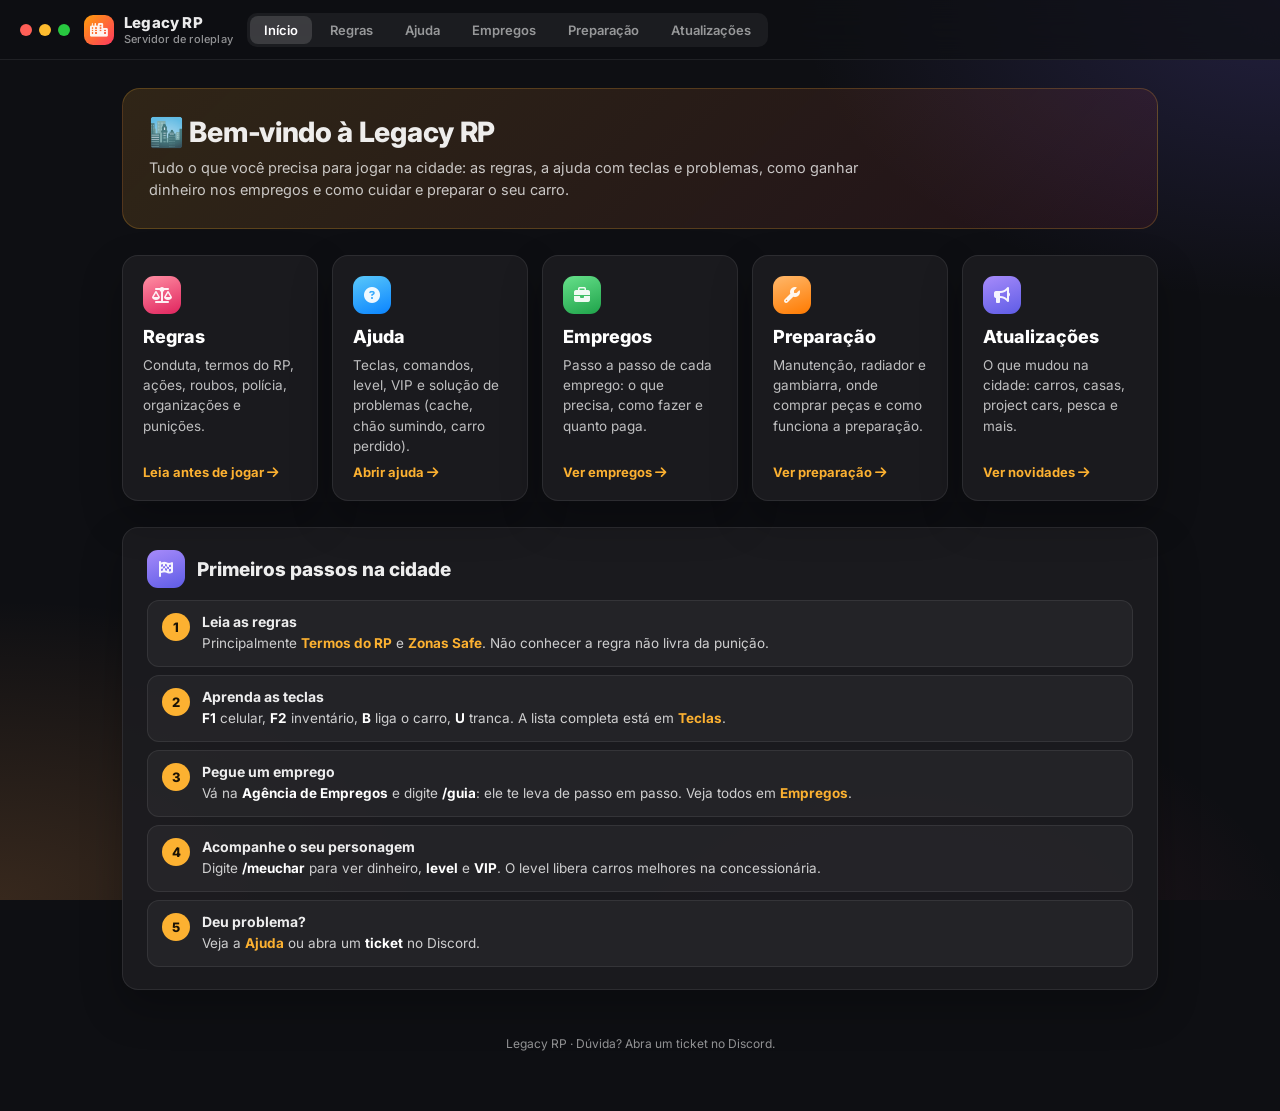
<file: index.html>
<!DOCTYPE html>
<html lang="pt-BR">
<head>
<meta charset="UTF-8">
<meta name="viewport" content="width=device-width, initial-scale=1">
<title>Legacy RP</title>
<meta name="description" content="Regras, ajuda, empregos e preparação de carros da cidade Legacy RP.">
<link href="https://fonts.googleapis.com/css2?family=Inter:wght@400;500;600;700;800&display=swap" rel="stylesheet">
<link rel="stylesheet" href="https://cdnjs.cloudflare.com/ajax/libs/font-awesome/6.5.1/css/all.min.css">
<link rel="stylesheet" href="style.css">
<script>
  // Links antigos (tudo ficava nesta pagina): manda para a pagina nova certa
  (function () {
    var id = location.hash.slice(1);
    if (!id) return;
    var regras = ['gerais', 'termos', 'safe', 'acao', 'fuga', 'ilegal', 'desmanche', 'policia', 'orgs', 'punicoes'];
    var ajuda = ['teclas', 'comandos', 'level', 'vip', 'limpar-cache', 'barra-lateral', 'chao-sumir', 'resgatar-carro'];
    if (regras.indexOf(id) >= 0) location.replace('regras.html#' + id);
    else if (ajuda.indexOf(id) >= 0) location.replace('ajuda.html#' + id);
  })();
</script>
</head>
<body>
<header class="topbar">
  <div class="traffic"><i></i><i></i><i></i></div>
  <a class="brand" href="index.html"><span class="logo"><i class="fa-solid fa-city"></i></span><span>Legacy RP<small>Servidor de roleplay</small></span></a>
  <nav class="pages"><a href="index.html" class="on">Início</a><a href="regras.html">Regras</a><a href="ajuda.html">Ajuda</a><a href="empregos.html">Empregos</a><a href="preparacao.html">Preparação</a><a href="atualizacoes.html">Atualizações</a></nav>
  <div class="grow"></div>
</header>

<main class="home">
  <div class="hero">
    <h1>🏙️ Bem-vindo à Legacy RP</h1>
    <p>Tudo o que você precisa para jogar na cidade: as regras, a ajuda com teclas e problemas, como ganhar dinheiro nos empregos e como cuidar e preparar o seu carro.</p>
  </div>

  <div class="portal">
    <a class="door" href="regras.html">
      <span class="sec-icon c6"><i class="fa-solid fa-scale-balanced"></i></span>
      <b>Regras</b>
      <span>Conduta, termos do RP, ações, roubos, polícia, organizações e punições.</span>
      <em>Leia antes de jogar <i class="fa-solid fa-arrow-right"></i></em>
    </a>
    <a class="door" href="ajuda.html">
      <span class="sec-icon c1"><i class="fa-solid fa-circle-question"></i></span>
      <b>Ajuda</b>
      <span>Teclas, comandos, level, VIP e solução de problemas (cache, chão sumindo, carro perdido).</span>
      <em>Abrir ajuda <i class="fa-solid fa-arrow-right"></i></em>
    </a>
    <a class="door" href="empregos.html">
      <span class="sec-icon c3"><i class="fa-solid fa-briefcase"></i></span>
      <b>Empregos</b>
      <span>Passo a passo de cada emprego: o que precisa, como fazer e quanto paga.</span>
      <em>Ver empregos <i class="fa-solid fa-arrow-right"></i></em>
    </a>
    <a class="door" href="preparacao.html">
      <span class="sec-icon c4"><i class="fa-solid fa-wrench"></i></span>
      <b>Preparação</b>
      <span>Manutenção, radiador e gambiarra, onde comprar peças e como funciona a preparação.</span>
      <em>Ver preparação <i class="fa-solid fa-arrow-right"></i></em>
    </a>
    <a class="door" href="atualizacoes.html">
      <span class="sec-icon c2"><i class="fa-solid fa-bullhorn"></i></span>
      <b>Atualizações</b>
      <span>O que mudou na cidade: carros, casas, project cars, pesca e mais.</span>
      <em>Ver novidades <i class="fa-solid fa-arrow-right"></i></em>
    </a>
  </div>

  <section class="sec">
    <div class="sec-head"><div class="sec-icon c2"><i class="fa-solid fa-flag-checkered"></i></div><h2>Primeiros passos na cidade</h2></div>
    <ol class="steps" style="margin-top:12px">
      <li class="step"><span class="num">1</span><div><div class="st">Leia as regras</div><div class="sd">Principalmente <a href="regras.html#termos"><b>Termos do RP</b></a> e <a href="regras.html#safe"><b>Zonas Safe</b></a>. Não conhecer a regra não livra da punição.</div></div></li>
      <li class="step"><span class="num">2</span><div><div class="st">Aprenda as teclas</div><div class="sd"><b>F1</b> celular, <b>F2</b> inventário, <b>B</b> liga o carro, <b>U</b> tranca. A lista completa está em <a href="ajuda.html#teclas"><b>Teclas</b></a>.</div></div></li>
      <li class="step"><span class="num">3</span><div><div class="st">Pegue um emprego</div><div class="sd">Vá na <b>Agência de Empregos</b> e digite <b>/guia</b>: ele te leva de passo em passo. Veja todos em <a href="empregos.html"><b>Empregos</b></a>.</div></div></li>
      <li class="step"><span class="num">4</span><div><div class="st">Acompanhe o seu personagem</div><div class="sd">Digite <b>/meuchar</b> para ver dinheiro, <b>level</b> e <b>VIP</b>. O level libera carros melhores na concessionária.</div></div></li>
      <li class="step"><span class="num">5</span><div><div class="st">Deu problema?</div><div class="sd">Veja a <a href="ajuda.html#limpar-cache"><b>Ajuda</b></a> ou abra um <b>ticket</b> no Discord.</div></div></li>
    </ol>
  </section>

  <footer>Legacy RP · Dúvida? Abra um ticket no Discord.</footer>
</main>
</body>
</html>
</file>
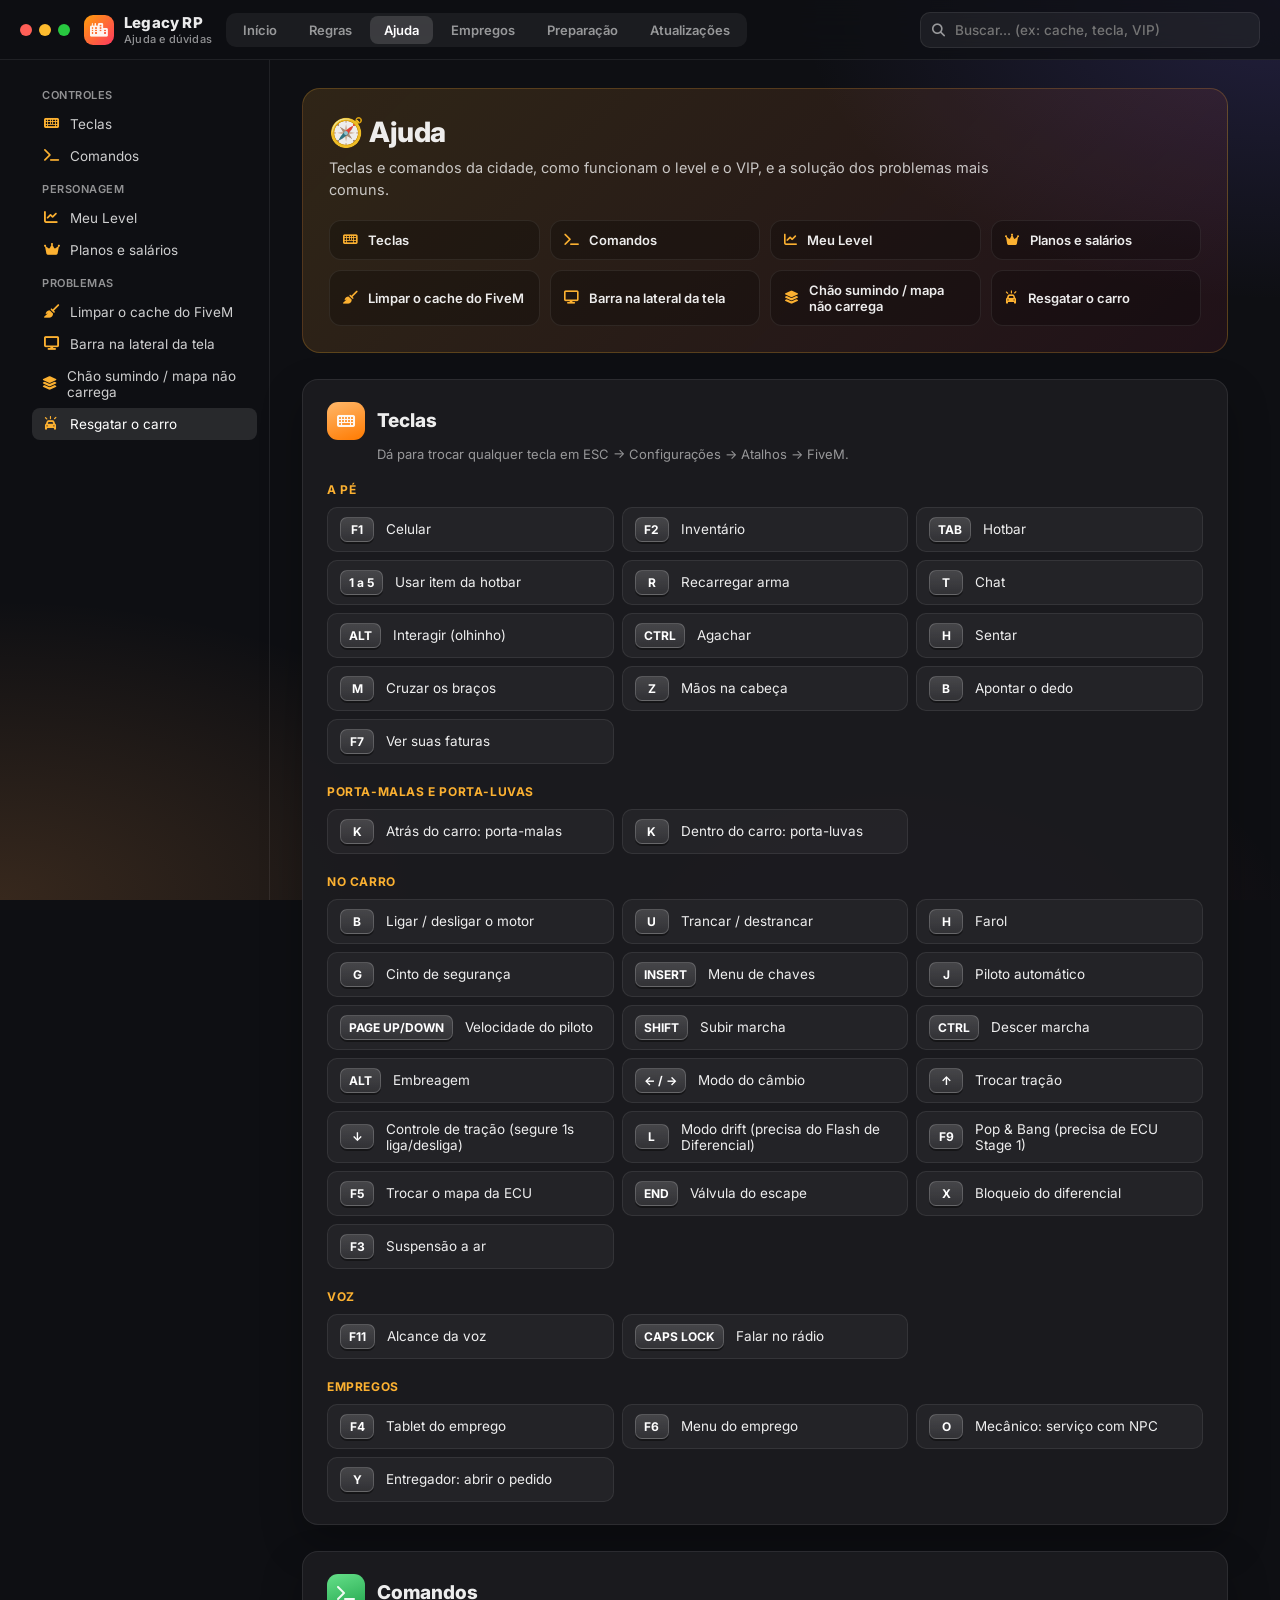
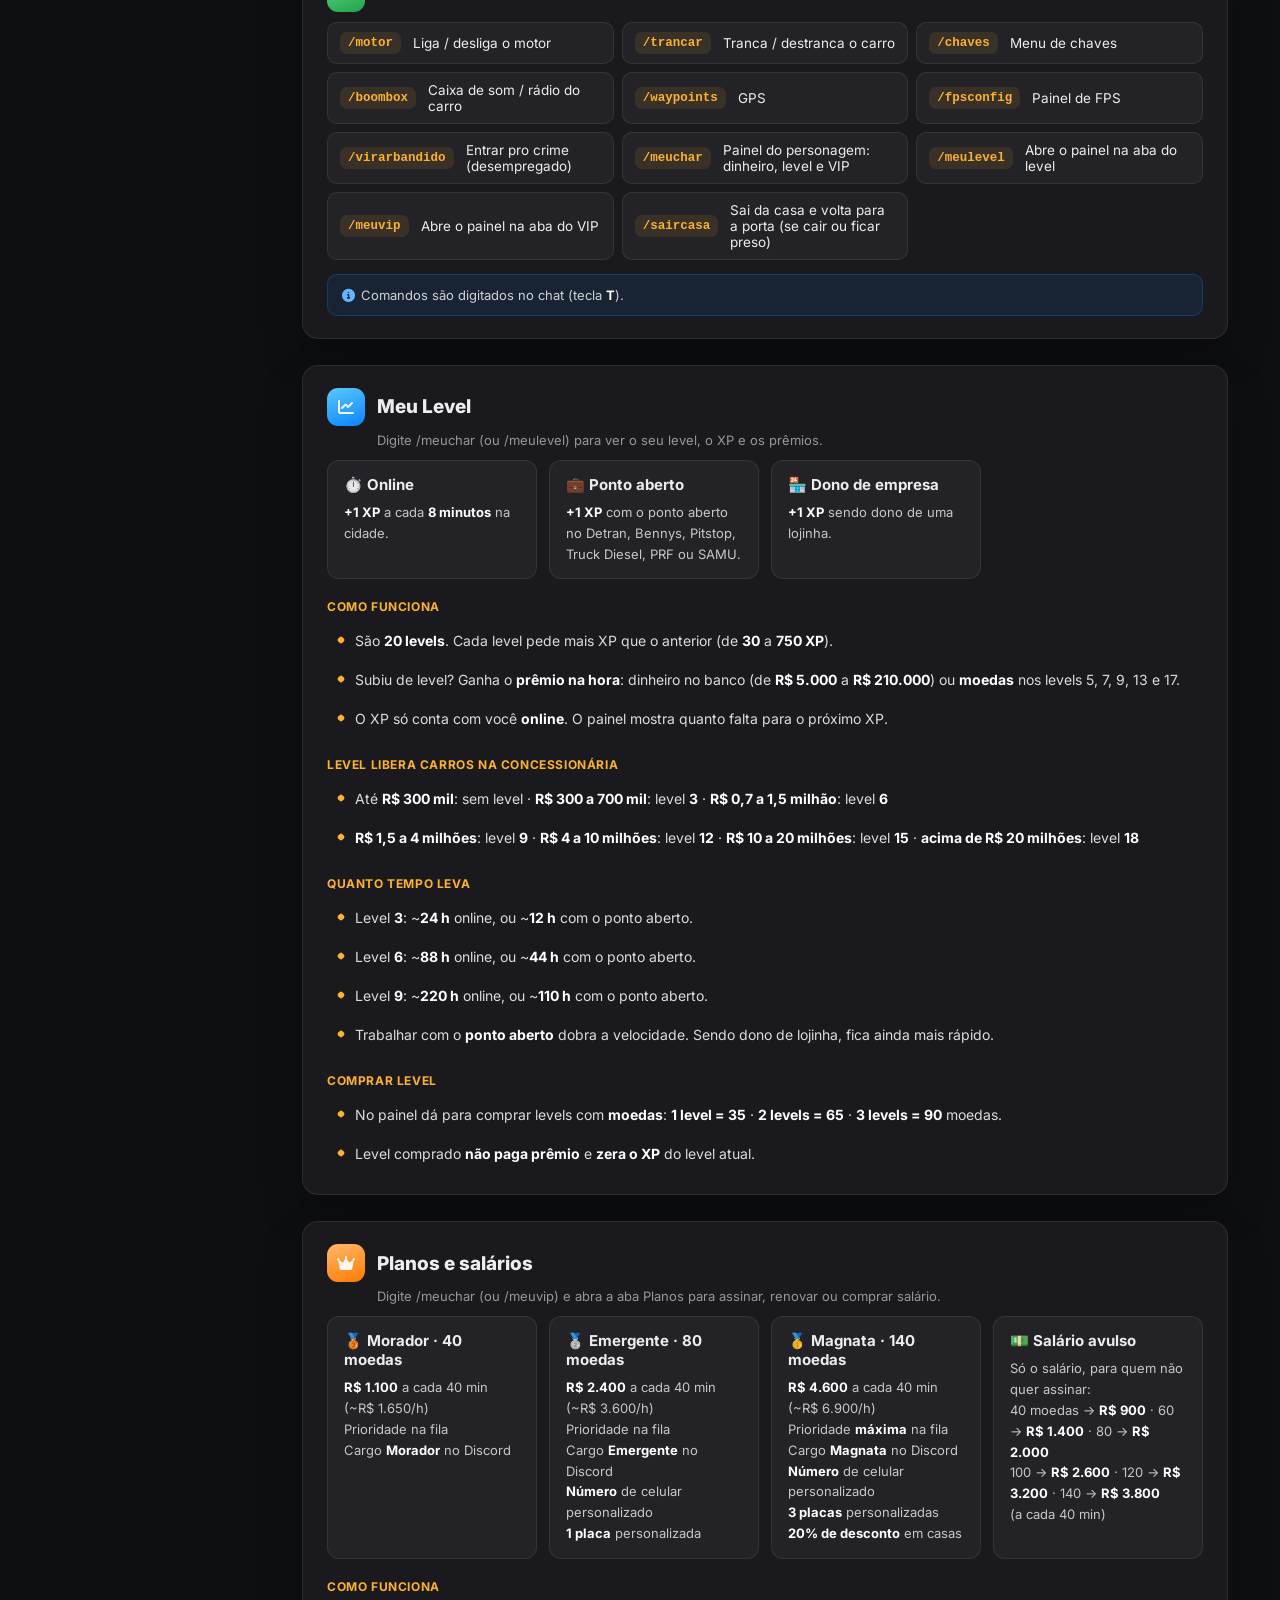
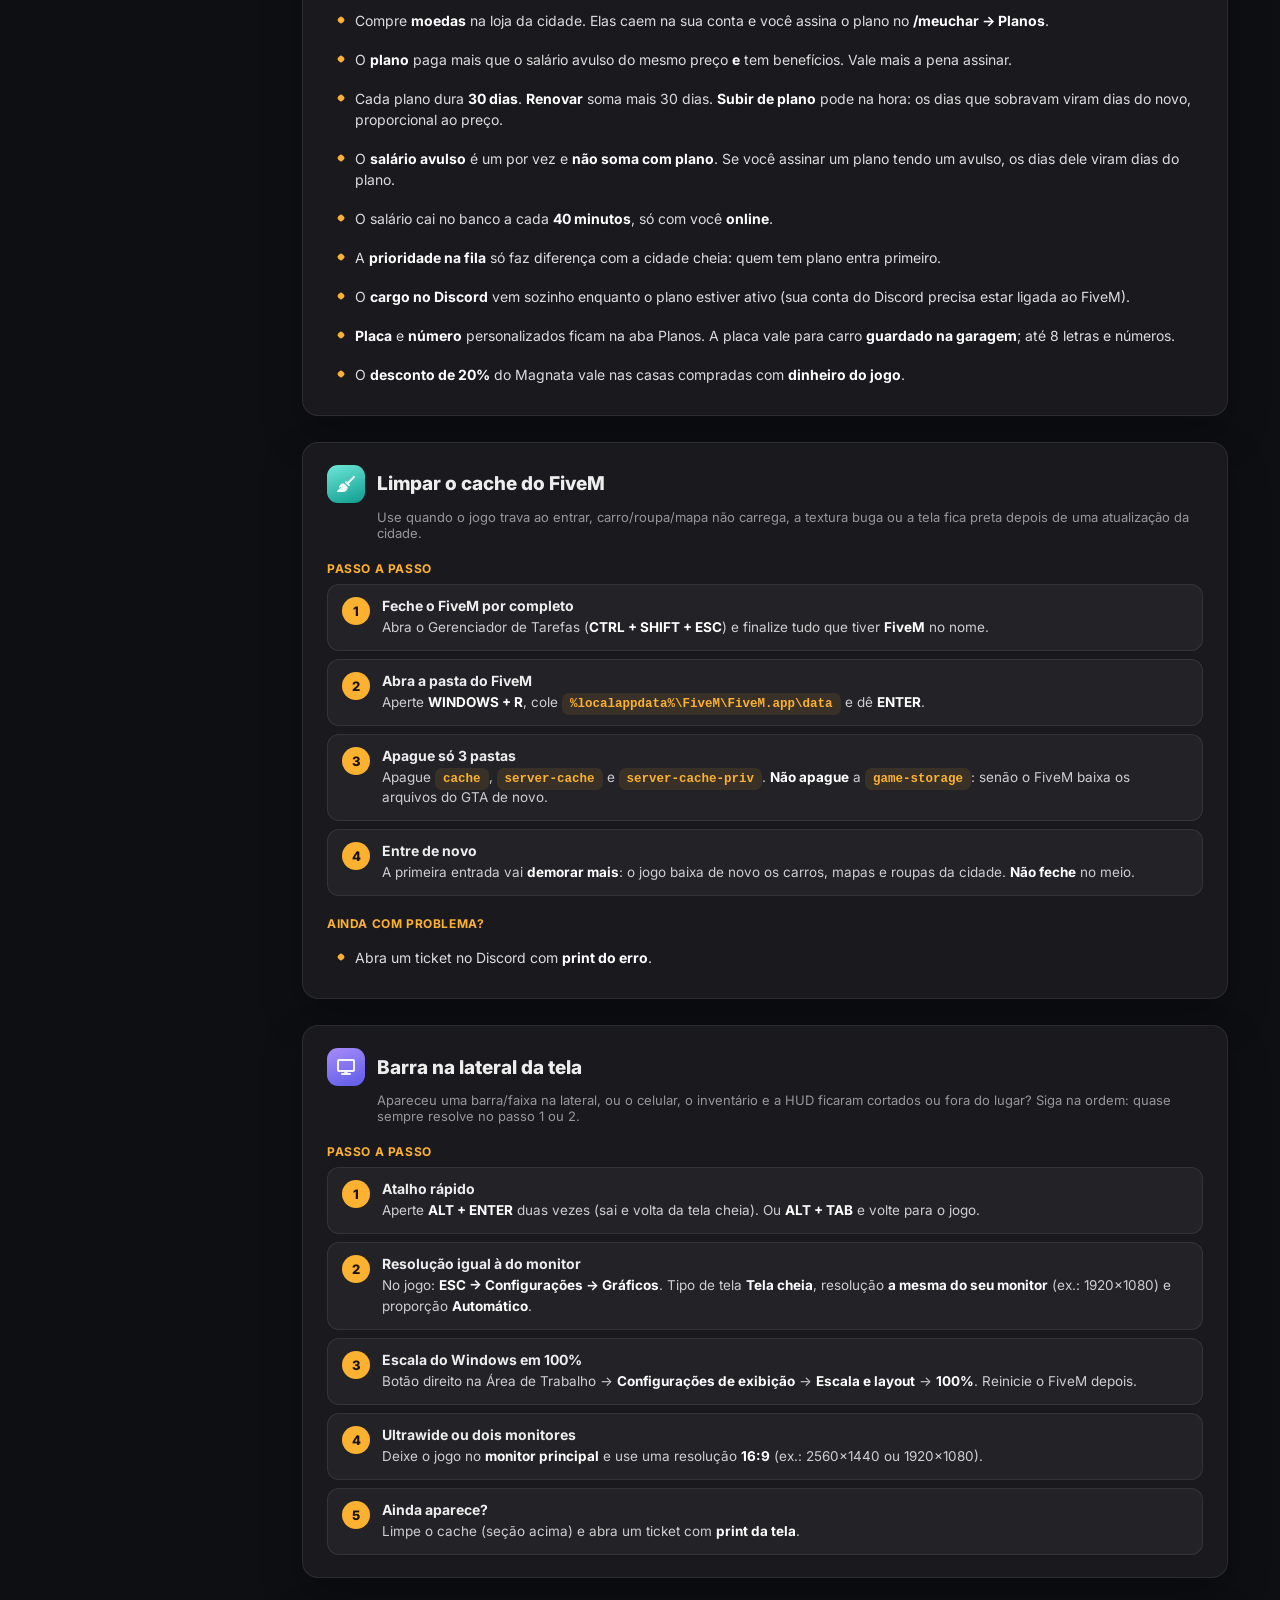
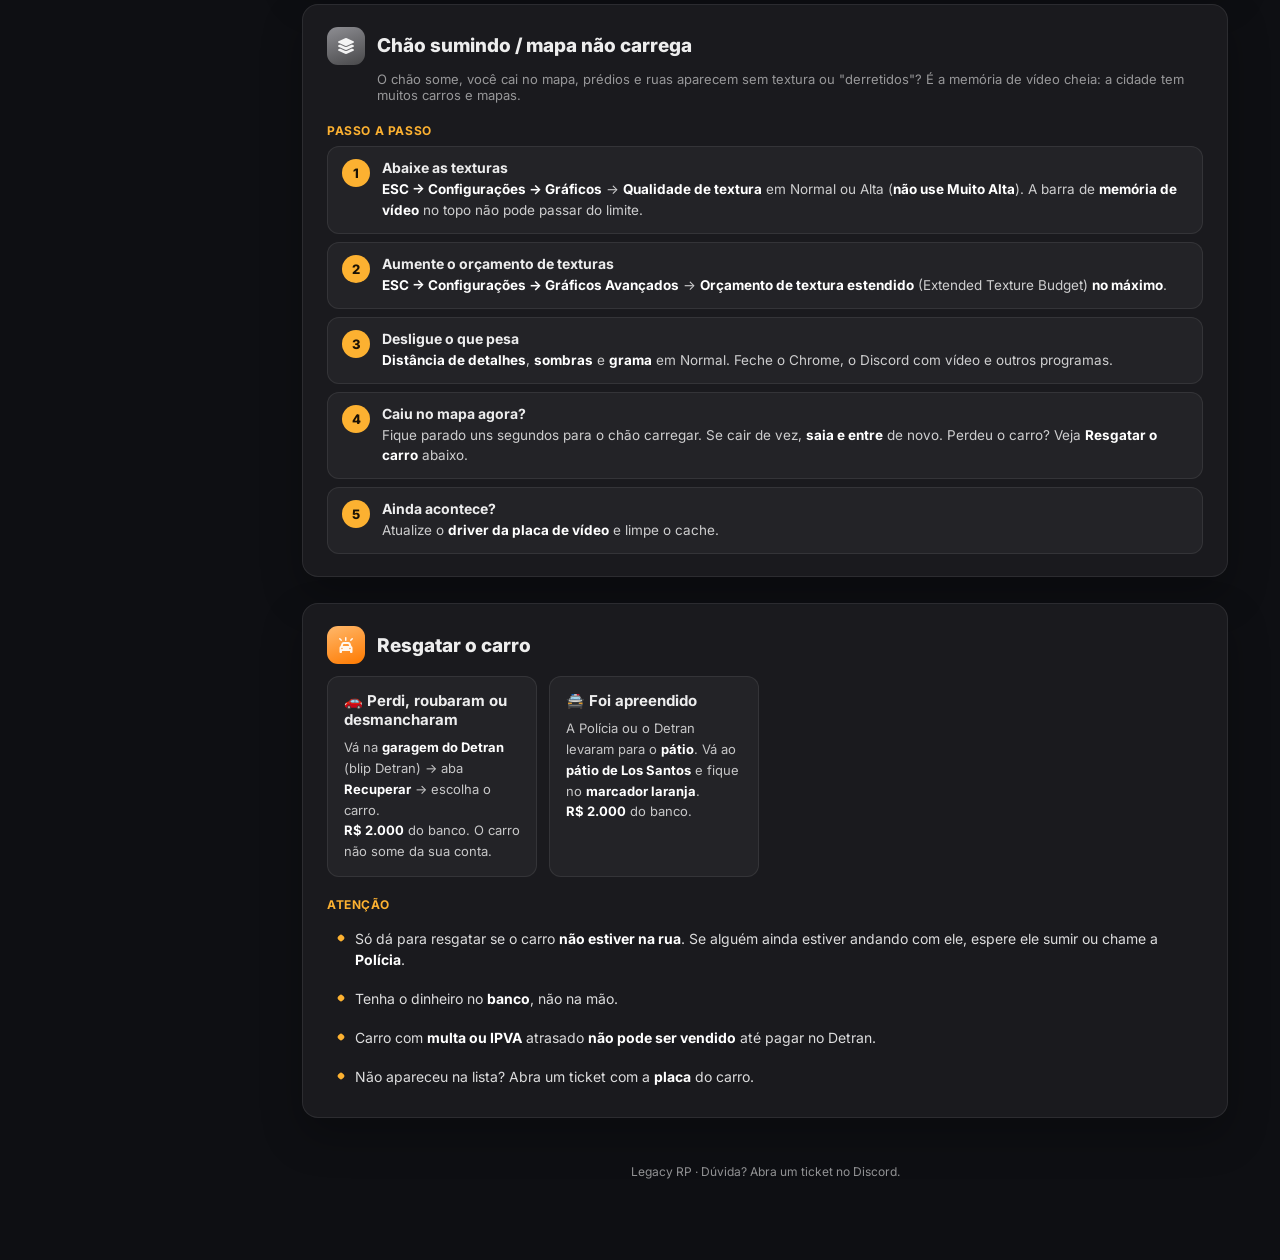
<file: ajuda.html>
<!DOCTYPE html>
<html lang="pt-BR">
<head>
<meta charset="UTF-8">
<meta name="viewport" content="width=device-width, initial-scale=1">
<title>Ajuda — Legacy RP</title>
<meta name="description" content="Teclas, comandos, level, VIP e solução de problemas da Legacy RP.">
<link href="https://fonts.googleapis.com/css2?family=Inter:wght@400;500;600;700;800&display=swap" rel="stylesheet">
<link rel="stylesheet" href="https://cdnjs.cloudflare.com/ajax/libs/font-awesome/6.5.1/css/all.min.css">
<link rel="stylesheet" href="style.css">
</head>
<body>
<header class="topbar">
  <button class="menu-btn" id="menuBtn" aria-label="Menu"><i class="fa-solid fa-bars"></i></button>
  <div class="traffic"><i></i><i></i><i></i></div>
  <a class="brand" href="index.html"><span class="logo"><i class="fa-solid fa-city"></i></span><span>Legacy RP<small>Ajuda e dúvidas</small></span></a>
  <nav class="pages"><a href="index.html">Início</a><a href="regras.html">Regras</a><a href="ajuda.html" class="on">Ajuda</a><a href="empregos.html">Empregos</a><a href="preparacao.html">Preparação</a><a href="atualizacoes.html">Atualizações</a></nav>
  <div class="grow"></div>
  <label class="search"><i class="fa-solid fa-magnifying-glass"></i><input id="q" type="search" placeholder="Buscar... (ex: cache, tecla, VIP)" autocomplete="off"></label>
</header>

<div class="layout">
  <aside id="side"></aside>
  <main>
    <div class="hero" id="inicio">
      <h1>🧭 Ajuda</h1>
      <p>Teclas e comandos da cidade, como funcionam o level e o VIP, e a solução dos problemas mais comuns.</p>
      <div class="quick" id="quick"></div>
    </div>
    <div id="content"></div>
    <div class="empty" id="empty"><i class="fa-solid fa-magnifying-glass" style="font-size:28px;margin-bottom:10px;display:block"></i>Nada encontrado.</div>
    <footer>Legacy RP · Dúvida? Abra um ticket no Discord.</footer>
  </main>
</div>

<script>
// Para editar: mude o texto aqui. **texto** vira negrito e `texto` vira codigo.
const SECOES = [
  { grupo: 'Controles', id: 'teclas', icon: 'fa-keyboard', cor: 'c4', titulo: 'Teclas', sub: 'Dá para trocar qualquer tecla em ESC → Configurações → Atalhos → FiveM.', teclas: [
    { g: 'A pé', l: [['F1','Celular'],['F2','Inventário'],['TAB','Hotbar'],['1 a 5','Usar item da hotbar'],['R','Recarregar arma'],['T','Chat'],['ALT','Interagir (olhinho)'],['CTRL','Agachar'],['H','Sentar'],['M','Cruzar os braços'],['Z','Mãos na cabeça'],['B','Apontar o dedo'],['F7','Ver suas faturas']] },
    { g: 'Porta-malas e porta-luvas', l: [['K','Atrás do carro: porta-malas'],['K','Dentro do carro: porta-luvas']] },
    { g: 'No carro', l: [['B','Ligar / desligar o motor'],['U','Trancar / destrancar'],['H','Farol'],['G','Cinto de segurança'],['INSERT','Menu de chaves'],['J','Piloto automático'],['PAGE UP/DOWN','Velocidade do piloto'],['SHIFT','Subir marcha'],['CTRL','Descer marcha'],['ALT','Embreagem'],['← / →','Modo do câmbio'],['↑','Trocar tração'],['↓','Controle de tração (segure 1s liga/desliga)'],['L','Modo drift (precisa do Flash de Diferencial)'],['F9','Pop & Bang (precisa de ECU Stage 1)'],['F5','Trocar o mapa da ECU'],['END','Válvula do escape'],['X','Bloqueio do diferencial'],['F3','Suspensão a ar']] },
    { g: 'Voz', l: [['F11','Alcance da voz'],['CAPS LOCK','Falar no rádio']] },
    { g: 'Empregos', l: [['F4','Tablet do emprego'],['F6','Menu do emprego'],['O','Mecânico: serviço com NPC'],['Y','Entregador: abrir o pedido']] },
  ]},

  { id: 'comandos', icon: 'fa-terminal', cor: 'c3', titulo: 'Comandos', comandos: [
    ['/motor','Liga / desliga o motor'], ['/trancar','Tranca / destranca o carro'], ['/chaves','Menu de chaves'],
    ['/boombox','Caixa de som / rádio do carro'], ['/waypoints','GPS'], ['/fpsconfig','Painel de FPS'],
    ['/virarbandido','Entrar pro crime (desempregado)'],
    ['/meuchar','Painel do personagem: dinheiro, level e VIP'],
    ['/meulevel','Abre o painel na aba do level'],
    ['/meuvip','Abre o painel na aba do VIP'],
    ['/saircasa','Sai da casa e volta para a porta (se cair ou ficar preso)'],
  ]},

  { grupo: 'Personagem', id: 'level', icon: 'fa-chart-line', cor: 'c1', titulo: 'Meu Level', sub: 'Digite /meuchar (ou /meulevel) para ver o seu level, o XP e os prêmios.',
    tiles: [
      { t: '⏱️ Online', v: '**+1 XP** a cada **8 minutos** na cidade.' },
      { t: '💼 Ponto aberto', v: '**+1 XP** com o ponto aberto no Detran, Bennys, Pitstop, Truck Diesel, PRF ou SAMU.' },
      { t: '🏪 Dono de empresa', v: '**+1 XP** sendo dono de uma lojinha.' },
    ],
    blocos: [
      { h: 'Como funciona', itens: [
        'São **20 levels**. Cada level pede mais XP que o anterior (de **30** a **750 XP**).',
        'Subiu de level? Ganha o **prêmio na hora**: dinheiro no banco (de **R$ 5.000** a **R$ 210.000**) ou **moedas** nos levels 5, 7, 9, 13 e 17.',
        'O XP só conta com você **online**. O painel mostra quanto falta para o próximo XP.',
      ]},
      { h: 'Level libera carros na concessionária', itens: [
        'Até **R$ 300 mil**: sem level · **R$ 300 a 700 mil**: level **3** · **R$ 0,7 a 1,5 milhão**: level **6**',
        '**R$ 1,5 a 4 milhões**: level **9** · **R$ 4 a 10 milhões**: level **12** · **R$ 10 a 20 milhões**: level **15** · **acima de R$ 20 milhões**: level **18**',
      ]},
      { h: 'Quanto tempo leva', itens: [
        'Level **3**: ~**24 h** online, ou ~**12 h** com o ponto aberto.',
        'Level **6**: ~**88 h** online, ou ~**44 h** com o ponto aberto.',
        'Level **9**: ~**220 h** online, ou ~**110 h** com o ponto aberto.',
        'Trabalhar com o **ponto aberto** dobra a velocidade. Sendo dono de lojinha, fica ainda mais rápido.',
      ]},
      { h: 'Comprar level', itens: [
        'No painel dá para comprar levels com **moedas**: **1 level = 35** · **2 levels = 65** · **3 levels = 90** moedas.',
        'Level comprado **não paga prêmio** e **zera o XP** do level atual.',
      ]},
    ],
  },

  { id: 'vip', icon: 'fa-crown', cor: 'c4', titulo: 'Planos e salários', sub: 'Digite /meuchar (ou /meuvip) e abra a aba Planos para assinar, renovar ou comprar salário.',
    tiles: [
      { t: '🥉 Morador · 40 moedas', v: '**R$ 1.100** a cada 40 min (~R$ 1.650/h)<br>Prioridade na fila<br>Cargo **Morador** no Discord' },
      { t: '🥈 Emergente · 80 moedas', v: '**R$ 2.400** a cada 40 min (~R$ 3.600/h)<br>Prioridade na fila<br>Cargo **Emergente** no Discord<br>**Número** de celular personalizado<br>**1 placa** personalizada' },
      { t: '🥇 Magnata · 140 moedas', v: '**R$ 4.600** a cada 40 min (~R$ 6.900/h)<br>Prioridade **máxima** na fila<br>Cargo **Magnata** no Discord<br>**Número** de celular personalizado<br>**3 placas** personalizadas<br>**20% de desconto** em casas' },
      { t: '💵 Salário avulso', v: 'Só o salário, para quem não quer assinar:<br>40 moedas → **R$ 900** · 60 → **R$ 1.400** · 80 → **R$ 2.000**<br>100 → **R$ 2.600** · 120 → **R$ 3.200** · 140 → **R$ 3.800**<br>(a cada 40 min)' },
    ],
    blocos: [{ h: 'Como funciona', itens: [
      'Compre **moedas** na loja da cidade. Elas caem na sua conta e você assina o plano no **/meuchar → Planos**.',
      'O **plano** paga mais que o salário avulso do mesmo preço **e** tem benefícios. Vale mais a pena assinar.',
      'Cada plano dura **30 dias**. **Renovar** soma mais 30 dias. **Subir de plano** pode na hora: os dias que sobravam viram dias do novo, proporcional ao preço.',
      'O **salário avulso** é um por vez e **não soma com plano**. Se você assinar um plano tendo um avulso, os dias dele viram dias do plano.',
      'O salário cai no banco a cada **40 minutos**, só com você **online**.',
      'A **prioridade na fila** só faz diferença com a cidade cheia: quem tem plano entra primeiro.',
      'O **cargo no Discord** vem sozinho enquanto o plano estiver ativo (sua conta do Discord precisa estar ligada ao FiveM).',
      '**Placa** e **número** personalizados ficam na aba Planos. A placa vale para carro **guardado na garagem**; até 8 letras e números.',
      'O **desconto de 20%** do Magnata vale nas casas compradas com **dinheiro do jogo**.',
    ]}],
  },

  { grupo: 'Problemas', id: 'limpar-cache', icon: 'fa-broom', cor: 'c5', titulo: 'Limpar o cache do FiveM',
    sub: 'Use quando o jogo trava ao entrar, carro/roupa/mapa não carrega, a textura buga ou a tela fica preta depois de uma atualização da cidade.',
    passos: [
      ['Feche o FiveM por completo', 'Abra o Gerenciador de Tarefas (**CTRL + SHIFT + ESC**) e finalize tudo que tiver **FiveM** no nome.'],
      ['Abra a pasta do FiveM', 'Aperte **WINDOWS + R**, cole `%localappdata%\\FiveM\\FiveM.app\\data` e dê **ENTER**.'],
      ['Apague só 3 pastas', 'Apague `cache`, `server-cache` e `server-cache-priv`. **Não apague** a `game-storage`: senão o FiveM baixa os arquivos do GTA de novo.'],
      ['Entre de novo', 'A primeira entrada vai **demorar mais**: o jogo baixa de novo os carros, mapas e roupas da cidade. **Não feche** no meio.'],
    ],
    blocos: [{ h: 'Ainda com problema?', itens: ['Abra um ticket no Discord com **print do erro**.'] }],
  },

  { id: 'barra-lateral', icon: 'fa-display', cor: 'c2', titulo: 'Barra na lateral da tela',
    sub: 'Apareceu uma barra/faixa na lateral, ou o celular, o inventário e a HUD ficaram cortados ou fora do lugar? Siga na ordem: quase sempre resolve no passo 1 ou 2.',
    passos: [
      ['Atalho rápido', 'Aperte **ALT + ENTER** duas vezes (sai e volta da tela cheia). Ou **ALT + TAB** e volte para o jogo.'],
      ['Resolução igual à do monitor', 'No jogo: **ESC → Configurações → Gráficos**. Tipo de tela **Tela cheia**, resolução **a mesma do seu monitor** (ex.: 1920x1080) e proporção **Automático**.'],
      ['Escala do Windows em 100%', 'Botão direito na Área de Trabalho → **Configurações de exibição** → **Escala e layout** → **100%**. Reinicie o FiveM depois.'],
      ['Ultrawide ou dois monitores', 'Deixe o jogo no **monitor principal** e use uma resolução **16:9** (ex.: 2560x1440 ou 1920x1080).'],
      ['Ainda aparece?', 'Limpe o cache (seção acima) e abra um ticket com **print da tela**.'],
    ],
  },

  { id: 'chao-sumir', icon: 'fa-layer-group', cor: 'c7', titulo: 'Chão sumindo / mapa não carrega',
    sub: 'O chão some, você cai no mapa, prédios e ruas aparecem sem textura ou "derretidos"? É a memória de vídeo cheia: a cidade tem muitos carros e mapas.',
    passos: [
      ['Abaixe as texturas', '**ESC → Configurações → Gráficos** → **Qualidade de textura** em Normal ou Alta (**não use Muito Alta**). A barra de **memória de vídeo** no topo não pode passar do limite.'],
      ['Aumente o orçamento de texturas', '**ESC → Configurações → Gráficos Avançados** → **Orçamento de textura estendido** (Extended Texture Budget) **no máximo**.'],
      ['Desligue o que pesa', '**Distância de detalhes**, **sombras** e **grama** em Normal. Feche o Chrome, o Discord com vídeo e outros programas.'],
      ['Caiu no mapa agora?', 'Fique parado uns segundos para o chão carregar. Se cair de vez, **saia e entre** de novo. Perdeu o carro? Veja **Resgatar o carro** abaixo.'],
      ['Ainda acontece?', 'Atualize o **driver da placa de vídeo** e limpe o cache.'],
    ],
  },

  { id: 'resgatar-carro', icon: 'fa-car-on', cor: 'c4', titulo: 'Resgatar o carro', tiles: [
    { t: '🚗 Perdi, roubaram ou desmancharam', v: 'Vá na **garagem do Detran** (blip Detran) → aba **Recuperar** → escolha o carro.<br>**R$ 2.000** do banco. O carro não some da sua conta.' },
    { t: '🚔 Foi apreendido', v: 'A Polícia ou o Detran levaram para o **pátio**. Vá ao **pátio de Los Santos** e fique no **marcador laranja**.<br>**R$ 2.000** do banco.' },
  ], blocos: [{ h: 'Atenção', itens: [
    'Só dá para resgatar se o carro **não estiver na rua**. Se alguém ainda estiver andando com ele, espere ele sumir ou chame a **Polícia**.',
    'Tenha o dinheiro no **banco**, não na mão.',
    'Carro com **multa ou IPVA** atrasado **não pode ser vendido** até pagar no Detran.',
    'Não apareceu na lista? Abra um ticket com a **placa** do carro.',
  ]}]},
];
</script>
<script src="app.js"></script>
</body>
</html>
</file>
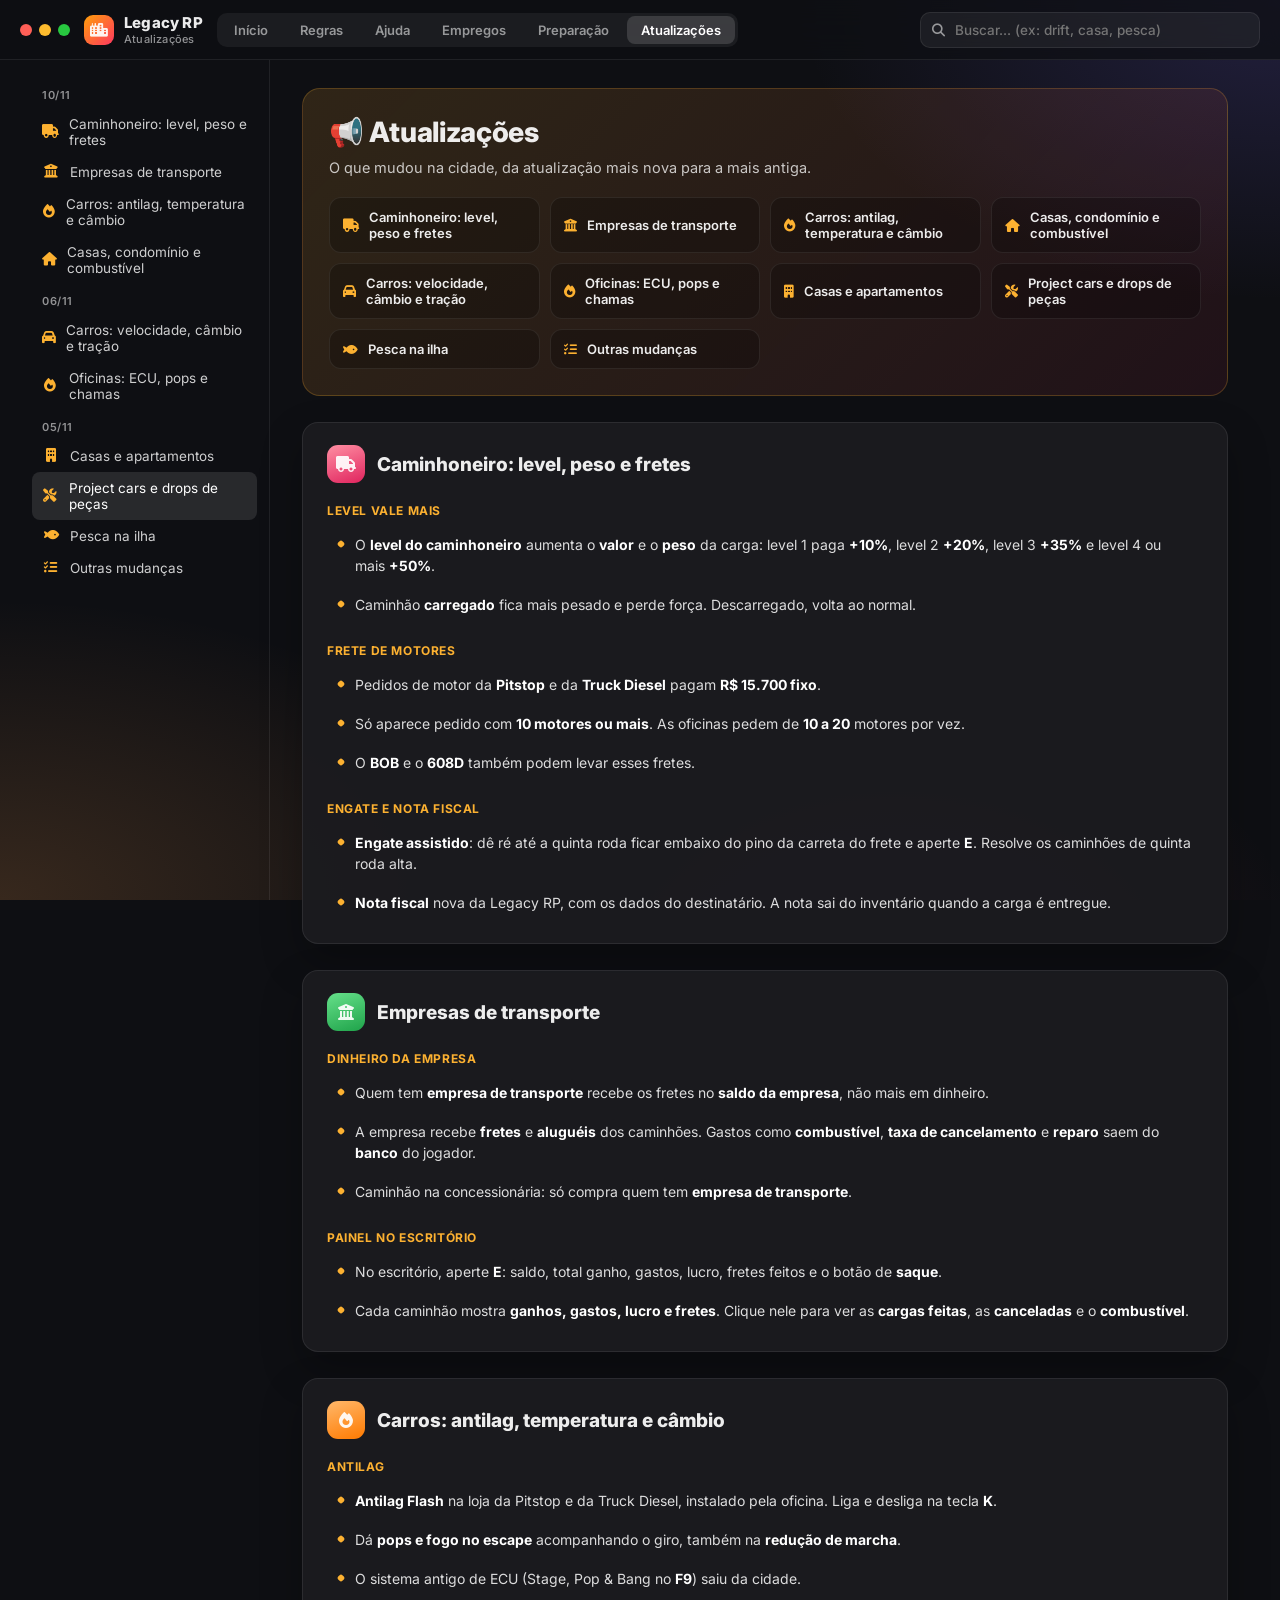
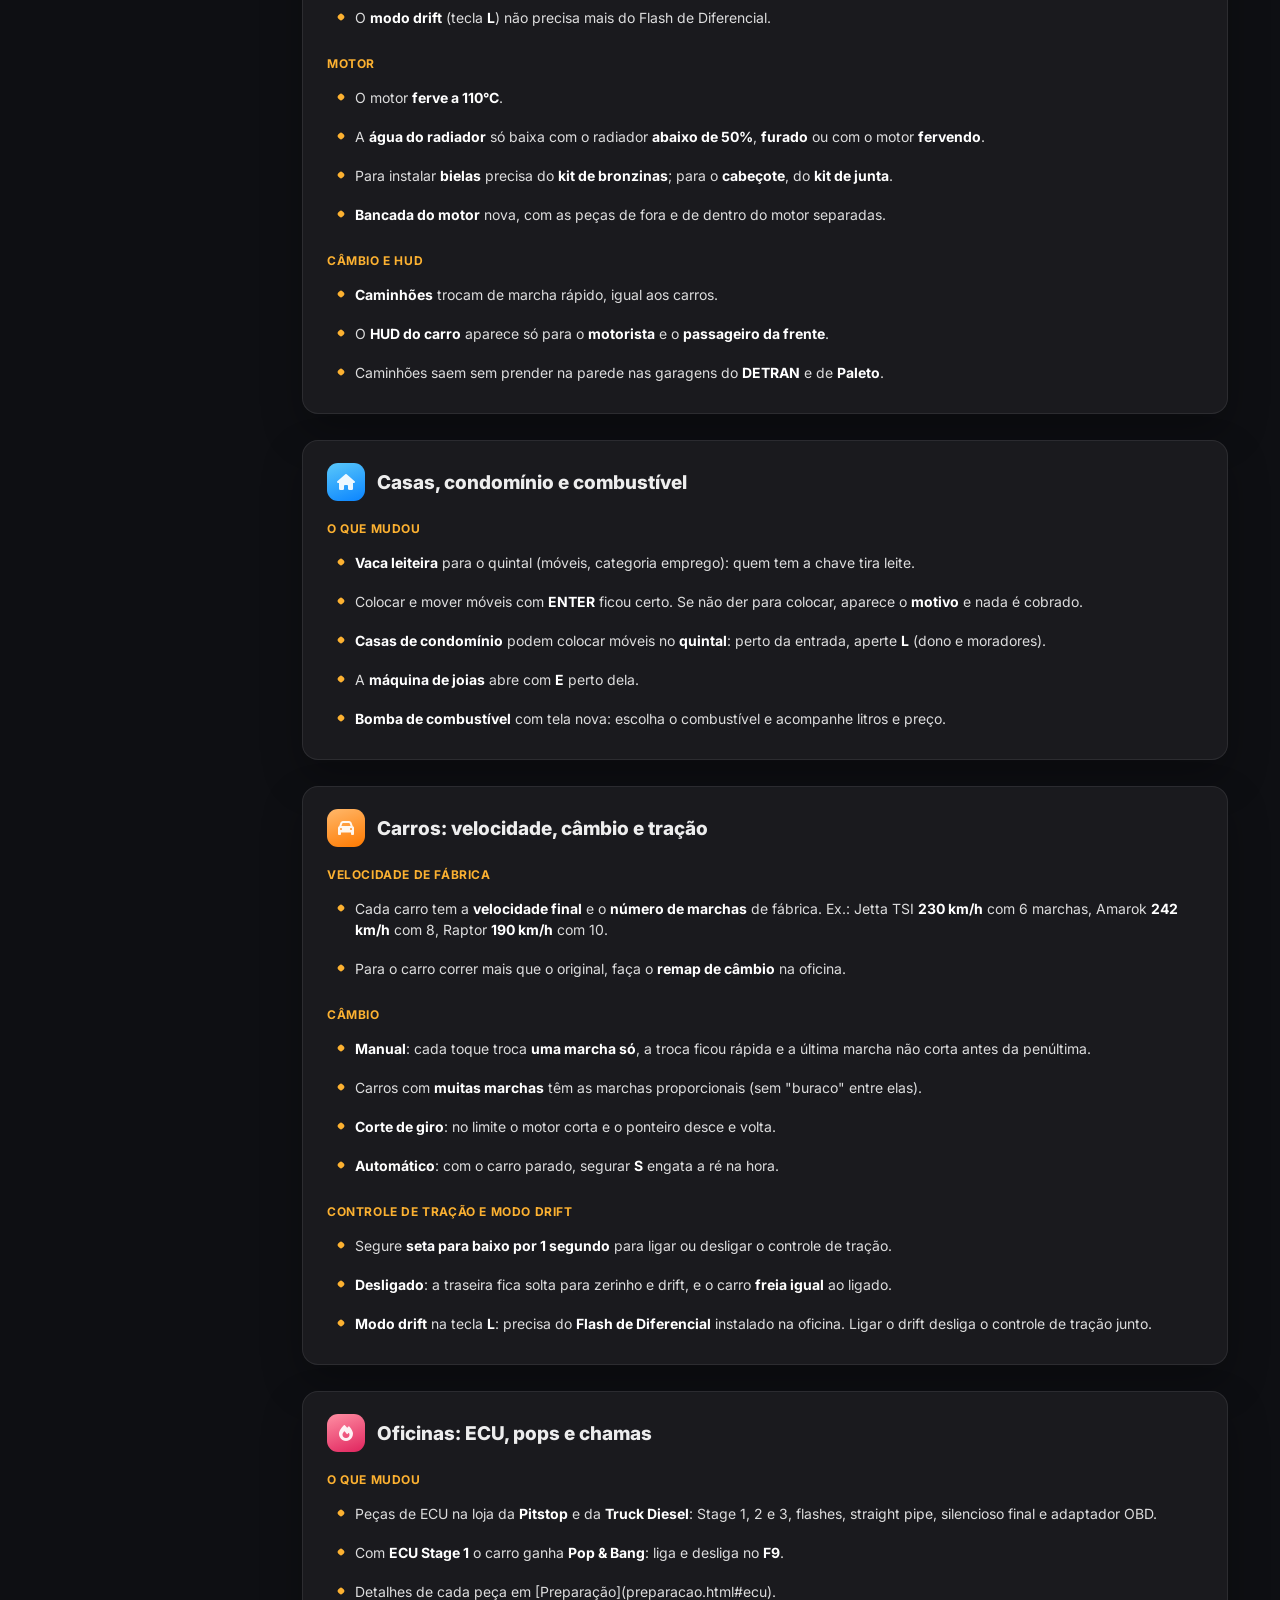
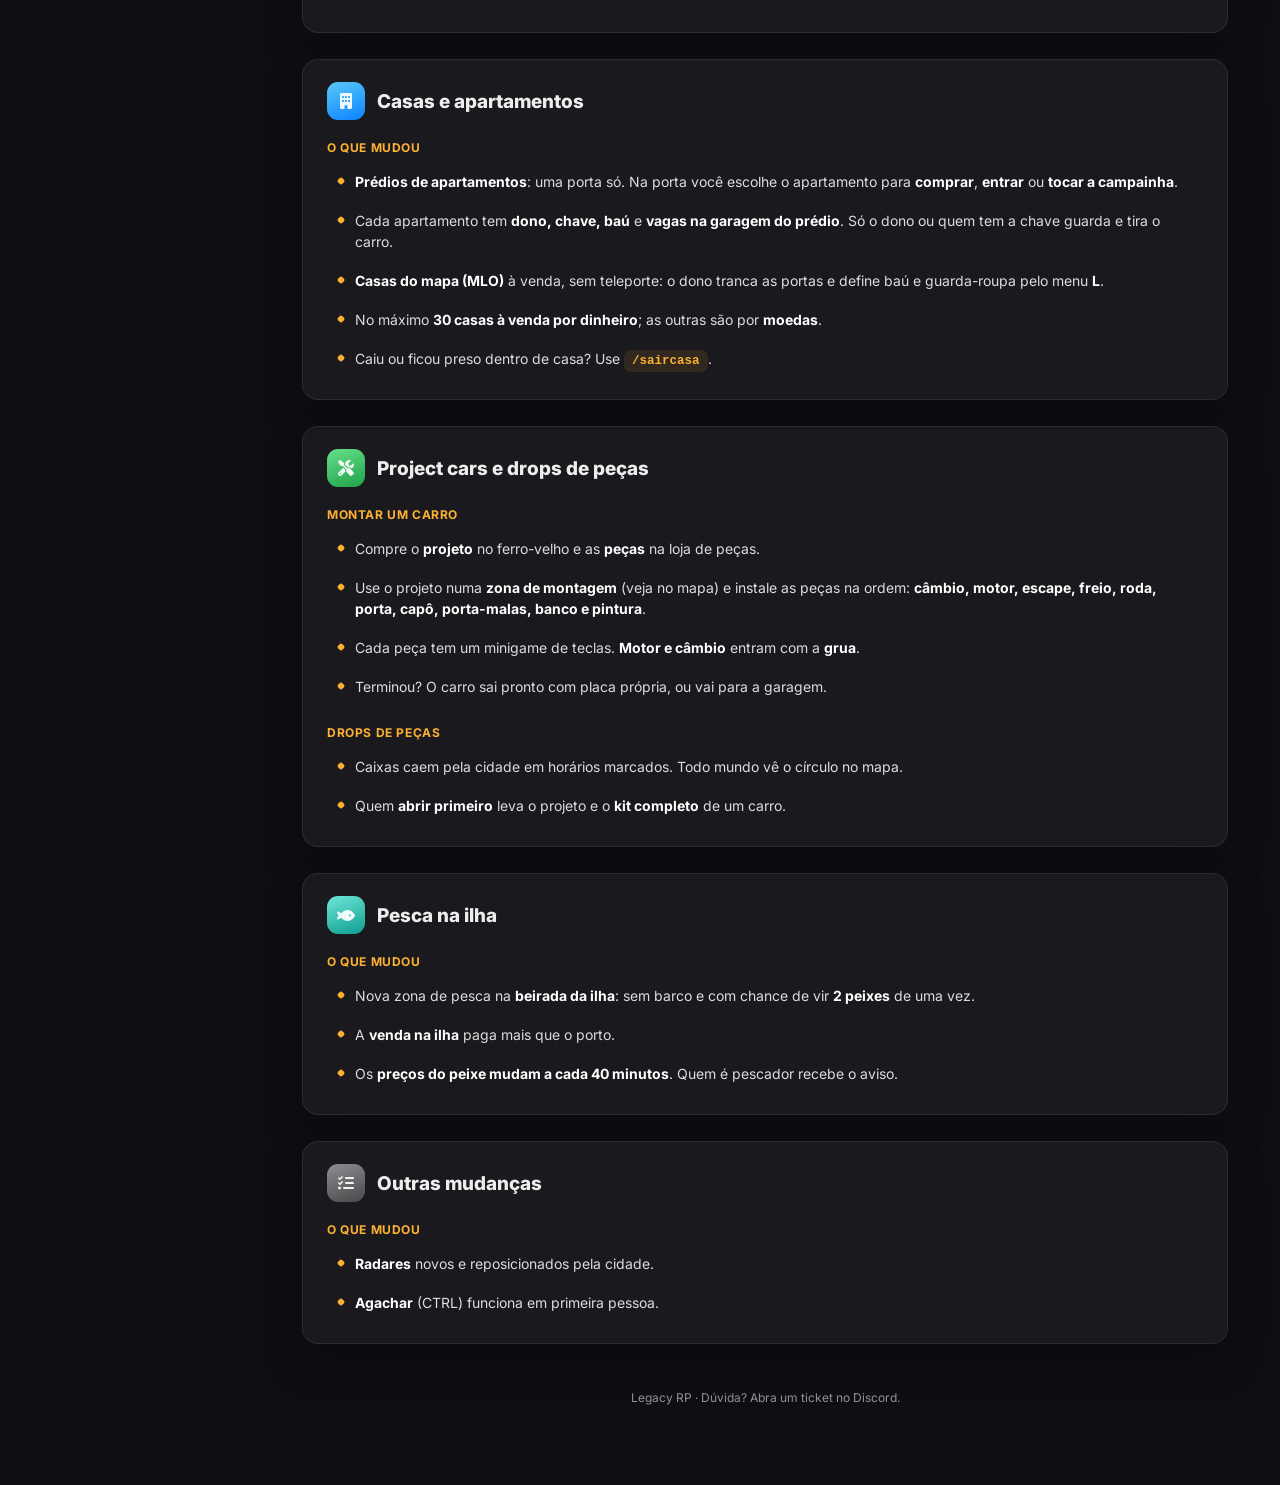
<file: atualizacoes.html>
<!DOCTYPE html>
<html lang="pt-BR">
<head>
<meta charset="UTF-8">
<meta name="viewport" content="width=device-width, initial-scale=1">
<title>Atualizações — Legacy RP</title>
<meta name="description" content="O que mudou na cidade Legacy RP, da atualização mais nova para a mais antiga.">
<link href="https://fonts.googleapis.com/css2?family=Inter:wght@400;500;600;700;800&display=swap" rel="stylesheet">
<link rel="stylesheet" href="https://cdnjs.cloudflare.com/ajax/libs/font-awesome/6.5.1/css/all.min.css">
<link rel="stylesheet" href="style.css">
</head>
<body>
<header class="topbar">
  <button class="menu-btn" id="menuBtn" aria-label="Menu"><i class="fa-solid fa-bars"></i></button>
  <div class="traffic"><i></i><i></i><i></i></div>
  <a class="brand" href="index.html"><span class="logo"><i class="fa-solid fa-city"></i></span><span>Legacy RP<small>Atualizações</small></span></a>
  <nav class="pages"><a href="index.html">Início</a><a href="regras.html">Regras</a><a href="ajuda.html">Ajuda</a><a href="empregos.html">Empregos</a><a href="preparacao.html">Preparação</a><a href="atualizacoes.html" class="on">Atualizações</a></nav>
  <div class="grow"></div>
  <label class="search"><i class="fa-solid fa-magnifying-glass"></i><input id="q" type="search" placeholder="Buscar... (ex: drift, casa, pesca)" autocomplete="off"></label>
</header>

<div class="layout">
  <aside id="side"></aside>
  <main>
    <div class="hero" id="inicio">
      <h1>📢 Atualizações</h1>
      <p>O que mudou na cidade, da atualização mais nova para a mais antiga.</p>
      <div class="quick" id="quick"></div>
    </div>
    <div id="content"></div>
    <div class="empty" id="empty"><i class="fa-solid fa-magnifying-glass" style="font-size:28px;margin-bottom:10px;display:block"></i>Nada encontrado.</div>
    <footer>Legacy RP · Dúvida? Abra um ticket no Discord.</footer>
  </main>
</div>

<script>
// Para editar: cada atualizacao e uma secao (mais nova em cima). **texto** vira negrito e `texto` vira codigo.
const SECOES = [
  { grupo: '10/11', id: 'caminhoneiro-1011', icon: 'fa-truck', cor: 'c6', titulo: 'Caminhoneiro: level, peso e fretes', blocos: [
    { h: 'Level vale mais', itens: [
      'O **level do caminhoneiro** aumenta o **valor** e o **peso** da carga: level 1 paga **+10%**, level 2 **+20%**, level 3 **+35%** e level 4 ou mais **+50%**.',
      'Caminhão **carregado** fica mais pesado e perde força. Descarregado, volta ao normal.',
    ]},
    { h: 'Frete de motores', itens: [
      'Pedidos de motor da **Pitstop** e da **Truck Diesel** pagam **R$ 15.700 fixo**.',
      'Só aparece pedido com **10 motores ou mais**. As oficinas pedem de **10 a 20** motores por vez.',
      'O **BOB** e o **608D** também podem levar esses fretes.',
    ]},
    { h: 'Engate e nota fiscal', itens: [
      '**Engate assistido**: dê ré até a quinta roda ficar embaixo do pino da carreta do frete e aperte **E**. Resolve os caminhões de quinta roda alta.',
      '**Nota fiscal** nova da Legacy RP, com os dados do destinatário. A nota sai do inventário quando a carga é entregue.',
    ]},
  ]},
  { id: 'empresas-1011', icon: 'fa-building-columns', cor: 'c3', titulo: 'Empresas de transporte', blocos: [
    { h: 'Dinheiro da empresa', itens: [
      'Quem tem **empresa de transporte** recebe os fretes no **saldo da empresa**, não mais em dinheiro.',
      'A empresa recebe **fretes** e **aluguéis** dos caminhões. Gastos como **combustível**, **taxa de cancelamento** e **reparo** saem do **banco** do jogador.',
      'Caminhão na concessionária: só compra quem tem **empresa de transporte**.',
    ]},
    { h: 'Painel no escritório', itens: [
      'No escritório, aperte **E**: saldo, total ganho, gastos, lucro, fretes feitos e o botão de **saque**.',
      'Cada caminhão mostra **ganhos, gastos, lucro e fretes**. Clique nele para ver as **cargas feitas**, as **canceladas** e o **combustível**.',
    ]},
  ]},
  { id: 'carros-1011', icon: 'fa-fire', cor: 'c4', titulo: 'Carros: antilag, temperatura e câmbio', blocos: [
    { h: 'Antilag', itens: [
      '**Antilag Flash** na loja da Pitstop e da Truck Diesel, instalado pela oficina. Liga e desliga na tecla **K**.',
      'Dá **pops e fogo no escape** acompanhando o giro, também na **redução de marcha**.',
      'O sistema antigo de ECU (Stage, Pop & Bang no **F9**) saiu da cidade.',
      'O **modo drift** (tecla **L**) não precisa mais do Flash de Diferencial.',
    ]},
    { h: 'Motor', itens: [
      'O motor **ferve a 110°C**.',
      'A **água do radiador** só baixa com o radiador **abaixo de 50%**, **furado** ou com o motor **fervendo**.',
      'Para instalar **bielas** precisa do **kit de bronzinas**; para o **cabeçote**, do **kit de junta**.',
      '**Bancada do motor** nova, com as peças de fora e de dentro do motor separadas.',
    ]},
    { h: 'Câmbio e HUD', itens: [
      '**Caminhões** trocam de marcha rápido, igual aos carros.',
      'O **HUD do carro** aparece só para o **motorista** e o **passageiro da frente**.',
      'Caminhões saem sem prender na parede nas garagens do **DETRAN** e de **Paleto**.',
    ]},
  ]},
  { id: 'casas-1011', icon: 'fa-house', cor: 'c1', titulo: 'Casas, condomínio e combustível', blocos: [
    { h: 'O que mudou', itens: [
      '**Vaca leiteira** para o quintal (móveis, categoria emprego): quem tem a chave tira leite.',
      'Colocar e mover móveis com **ENTER** ficou certo. Se não der para colocar, aparece o **motivo** e nada é cobrado.',
      '**Casas de condomínio** podem colocar móveis no **quintal**: perto da entrada, aperte **L** (dono e moradores).',
      'A **máquina de joias** abre com **E** perto dela.',
      '**Bomba de combustível** com tela nova: escolha o combustível e acompanhe litros e preço.',
    ]},
  ]},

  { grupo: '06/11', id: 'carros-0611', icon: 'fa-car', cor: 'c4', titulo: 'Carros: velocidade, câmbio e tração', blocos: [
    { h: 'Velocidade de fábrica', itens: [
      'Cada carro tem a **velocidade final** e o **número de marchas** de fábrica. Ex.: Jetta TSI **230 km/h** com 6 marchas, Amarok **242 km/h** com 8, Raptor **190 km/h** com 10.',
      'Para o carro correr mais que o original, faça o **remap de câmbio** na oficina.',
    ]},
    { h: 'Câmbio', itens: [
      '**Manual**: cada toque troca **uma marcha só**, a troca ficou rápida e a última marcha não corta antes da penúltima.',
      'Carros com **muitas marchas** têm as marchas proporcionais (sem "buraco" entre elas).',
      '**Corte de giro**: no limite o motor corta e o ponteiro desce e volta.',
      '**Automático**: com o carro parado, segurar **S** engata a ré na hora.',
    ]},
    { h: 'Controle de tração e modo drift', itens: [
      'Segure **seta para baixo por 1 segundo** para ligar ou desligar o controle de tração.',
      '**Desligado**: a traseira fica solta para zerinho e drift, e o carro **freia igual** ao ligado.',
      '**Modo drift** na tecla **L**: precisa do **Flash de Diferencial** instalado na oficina. Ligar o drift desliga o controle de tração junto.',
    ]},
  ]},
  { id: 'ecu-0611', icon: 'fa-fire', cor: 'c6', titulo: 'Oficinas: ECU, pops e chamas', blocos: [
    { h: 'O que mudou', itens: [
      'Peças de ECU na loja da **Pitstop** e da **Truck Diesel**: Stage 1, 2 e 3, flashes, straight pipe, silencioso final e adaptador OBD.',
      'Com **ECU Stage 1** o carro ganha **Pop & Bang**: liga e desliga no **F9**.',
      'Detalhes de cada peça em [Preparação](preparacao.html#ecu).',
    ]},
  ]},

  { grupo: '05/11', id: 'casas-0511', icon: 'fa-building', cor: 'c1', titulo: 'Casas e apartamentos', blocos: [
    { h: 'O que mudou', itens: [
      '**Prédios de apartamentos**: uma porta só. Na porta você escolhe o apartamento para **comprar**, **entrar** ou **tocar a campainha**.',
      'Cada apartamento tem **dono, chave, baú** e **vagas na garagem do prédio**. Só o dono ou quem tem a chave guarda e tira o carro.',
      '**Casas do mapa (MLO)** à venda, sem teleporte: o dono tranca as portas e define baú e guarda-roupa pelo menu **L**.',
      'No máximo **30 casas à venda por dinheiro**; as outras são por **moedas**.',
      'Caiu ou ficou preso dentro de casa? Use `/saircasa`.',
    ]},
  ]},
  { id: 'projectcars-0511', icon: 'fa-screwdriver-wrench', cor: 'c3', titulo: 'Project cars e drops de peças', blocos: [
    { h: 'Montar um carro', itens: [
      'Compre o **projeto** no ferro-velho e as **peças** na loja de peças.',
      'Use o projeto numa **zona de montagem** (veja no mapa) e instale as peças na ordem: **câmbio, motor, escape, freio, roda, porta, capô, porta-malas, banco e pintura**.',
      'Cada peça tem um minigame de teclas. **Motor e câmbio** entram com a **grua**.',
      'Terminou? O carro sai pronto com placa própria, ou vai para a garagem.',
    ]},
    { h: 'Drops de peças', itens: [
      'Caixas caem pela cidade em horários marcados. Todo mundo vê o círculo no mapa.',
      'Quem **abrir primeiro** leva o projeto e o **kit completo** de um carro.',
    ]},
  ]},
  { id: 'pesca-0511', icon: 'fa-fish', cor: 'c5', titulo: 'Pesca na ilha', blocos: [
    { h: 'O que mudou', itens: [
      'Nova zona de pesca na **beirada da ilha**: sem barco e com chance de vir **2 peixes** de uma vez.',
      'A **venda na ilha** paga mais que o porto.',
      'Os **preços do peixe mudam a cada 40 minutos**. Quem é pescador recebe o aviso.',
    ]},
  ]},
  { id: 'outros-0511', icon: 'fa-list-check', cor: 'c7', titulo: 'Outras mudanças', blocos: [
    { h: 'O que mudou', itens: [
      '**Radares** novos e reposicionados pela cidade.',
      '**Agachar** (CTRL) funciona em primeira pessoa.',
    ]},
  ]},
];
</script>
<script src="app.js"></script>
</body>
</html>
</file>
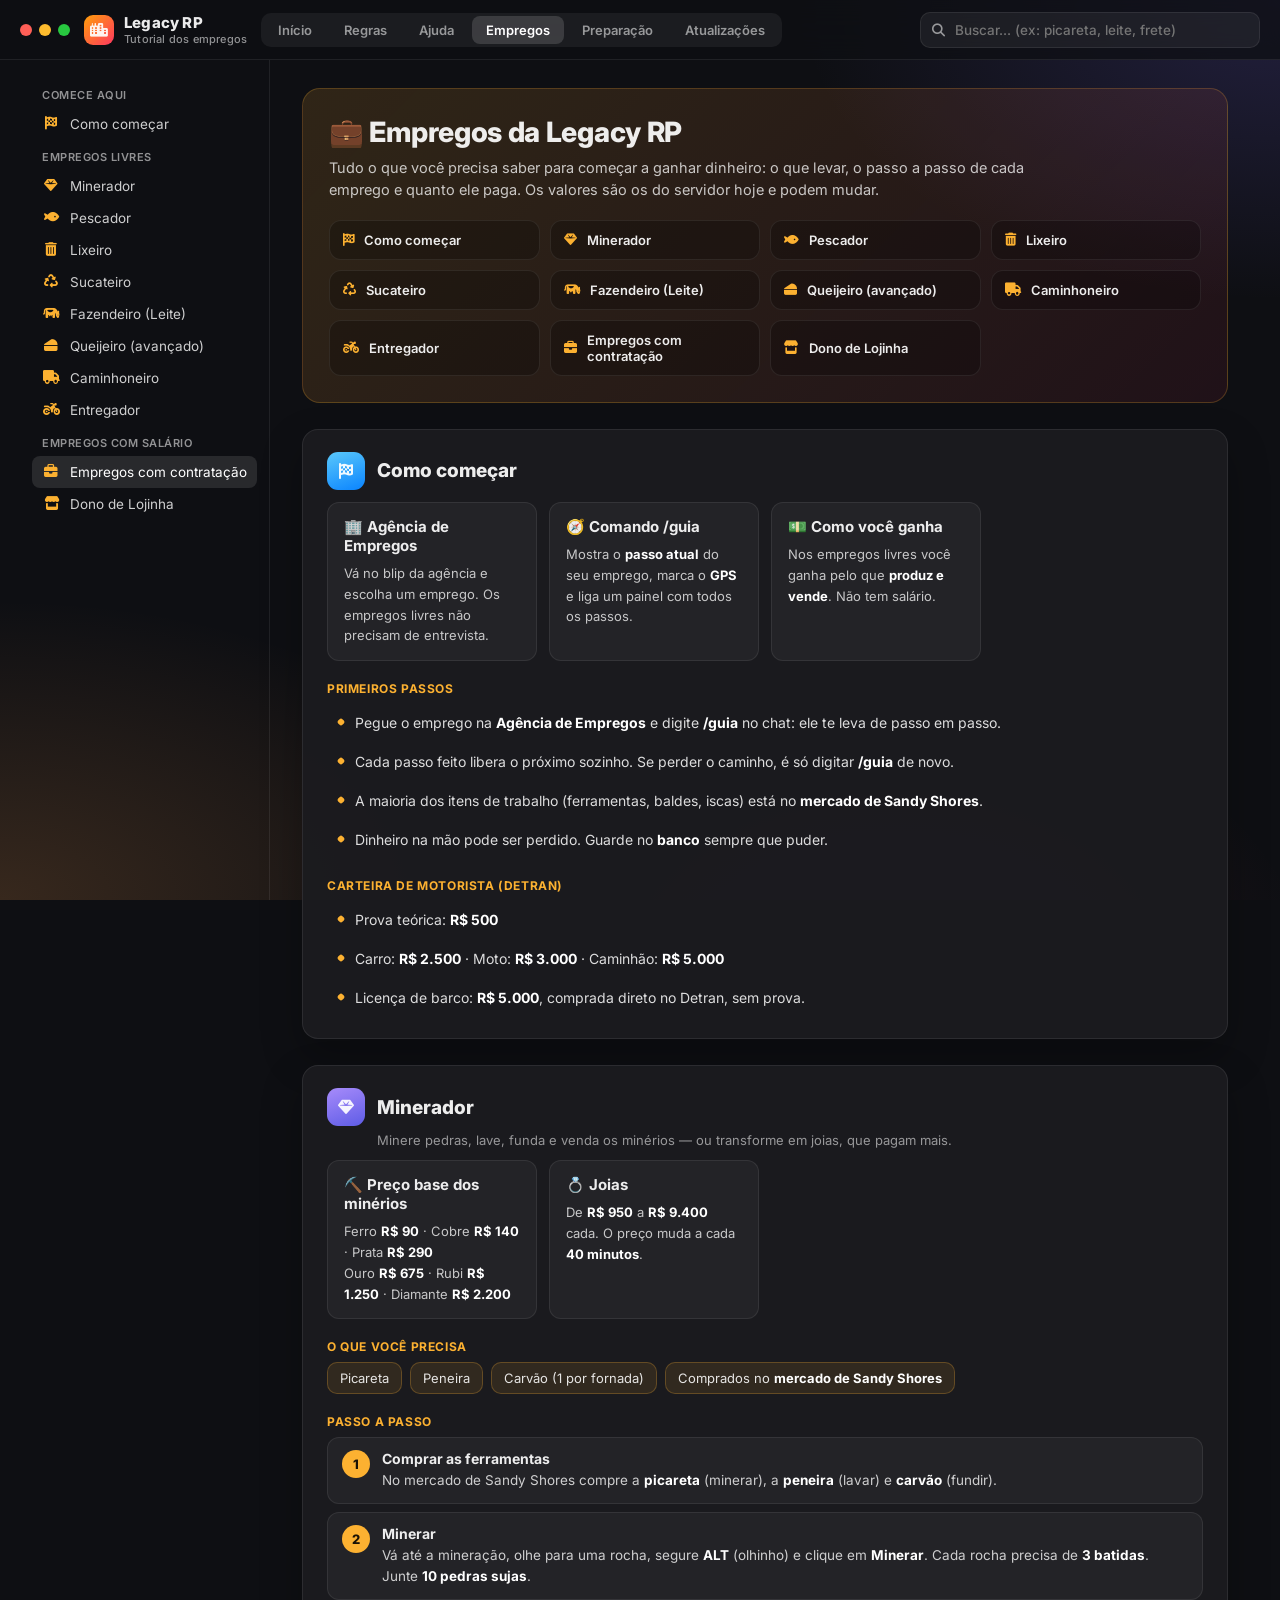
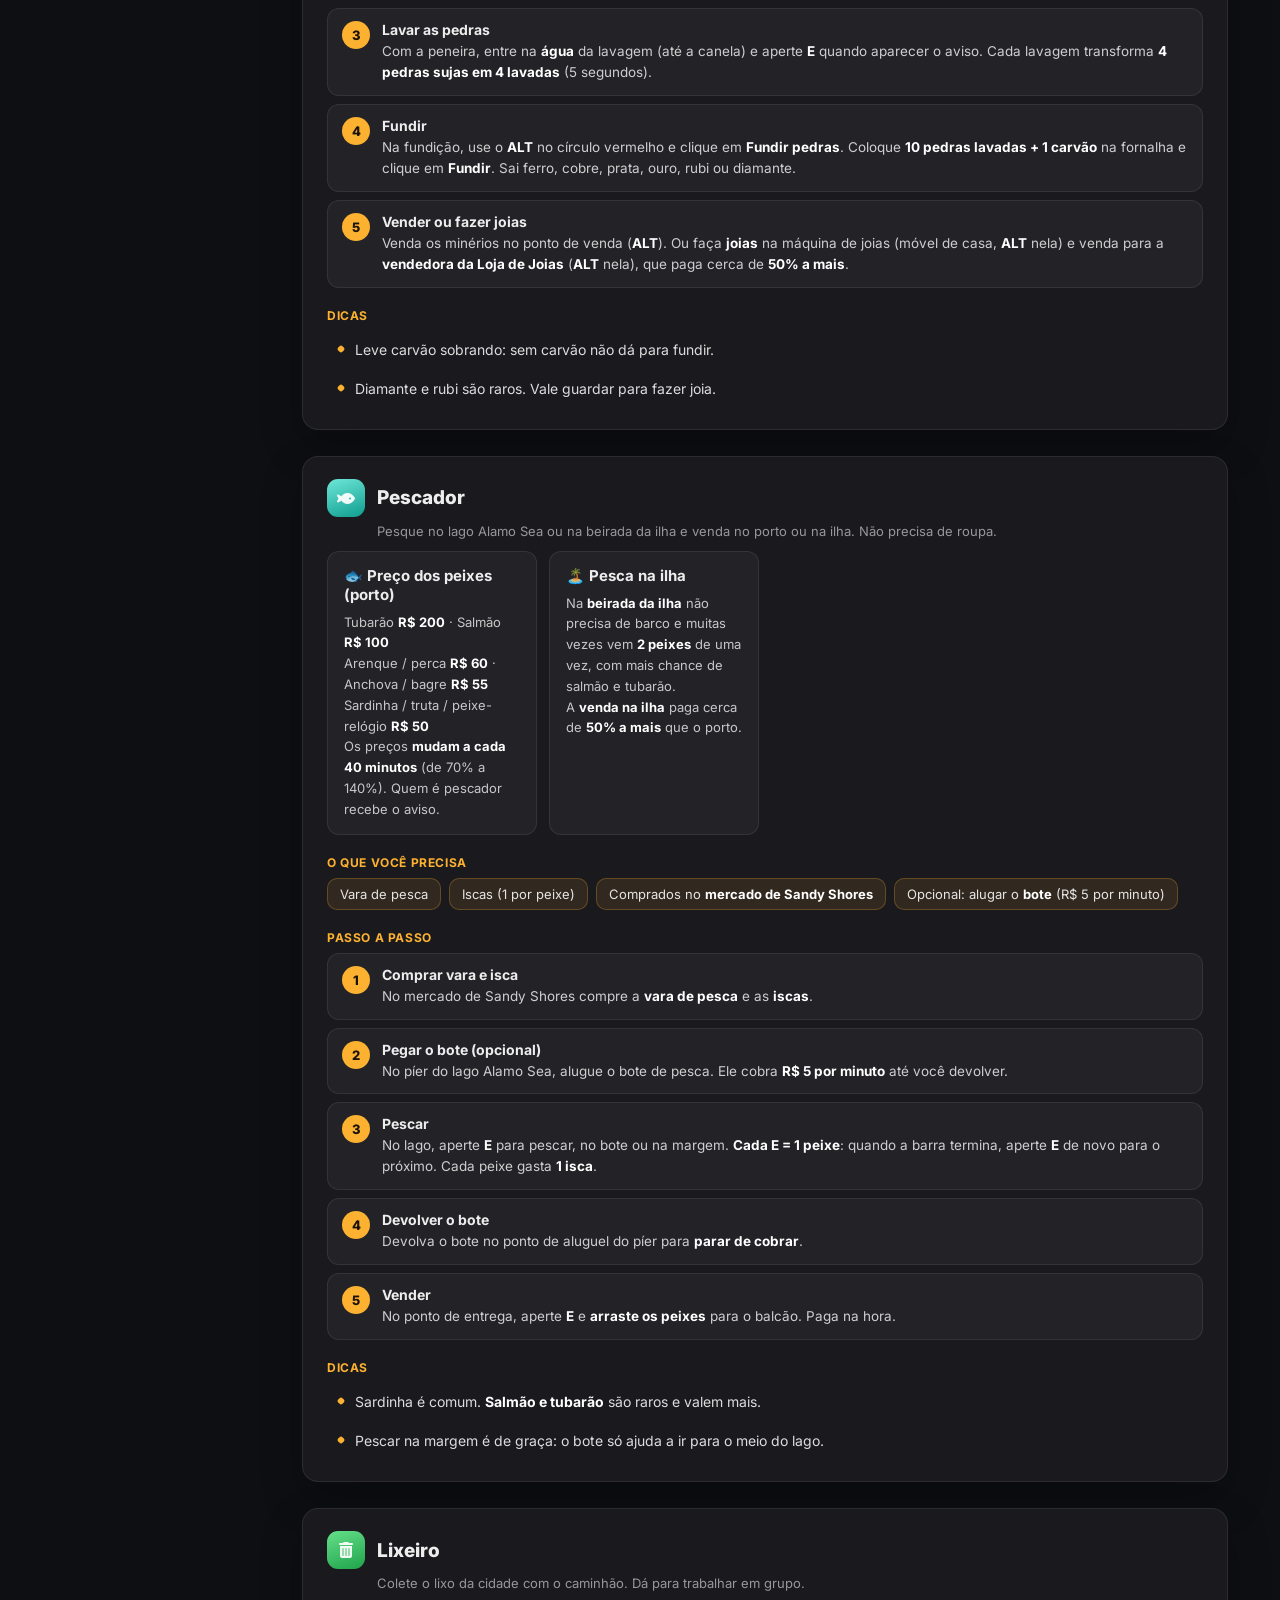
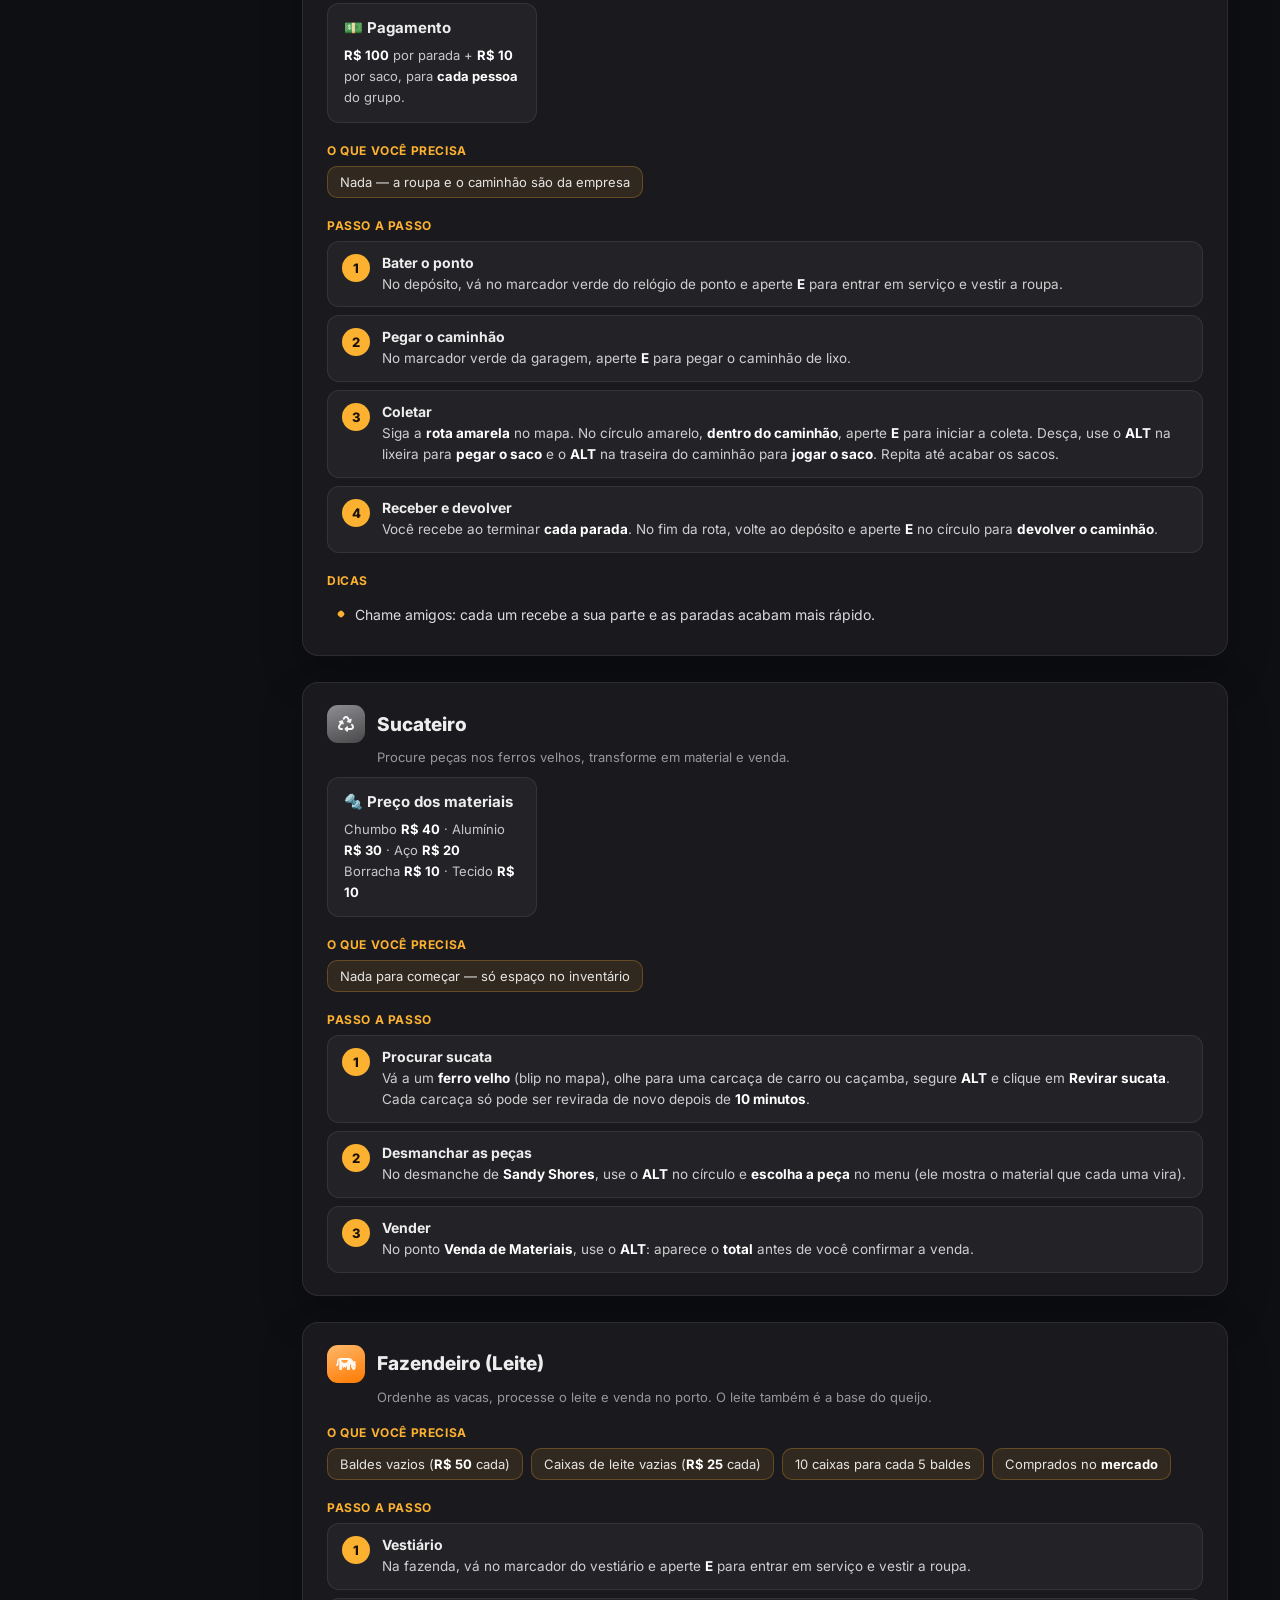
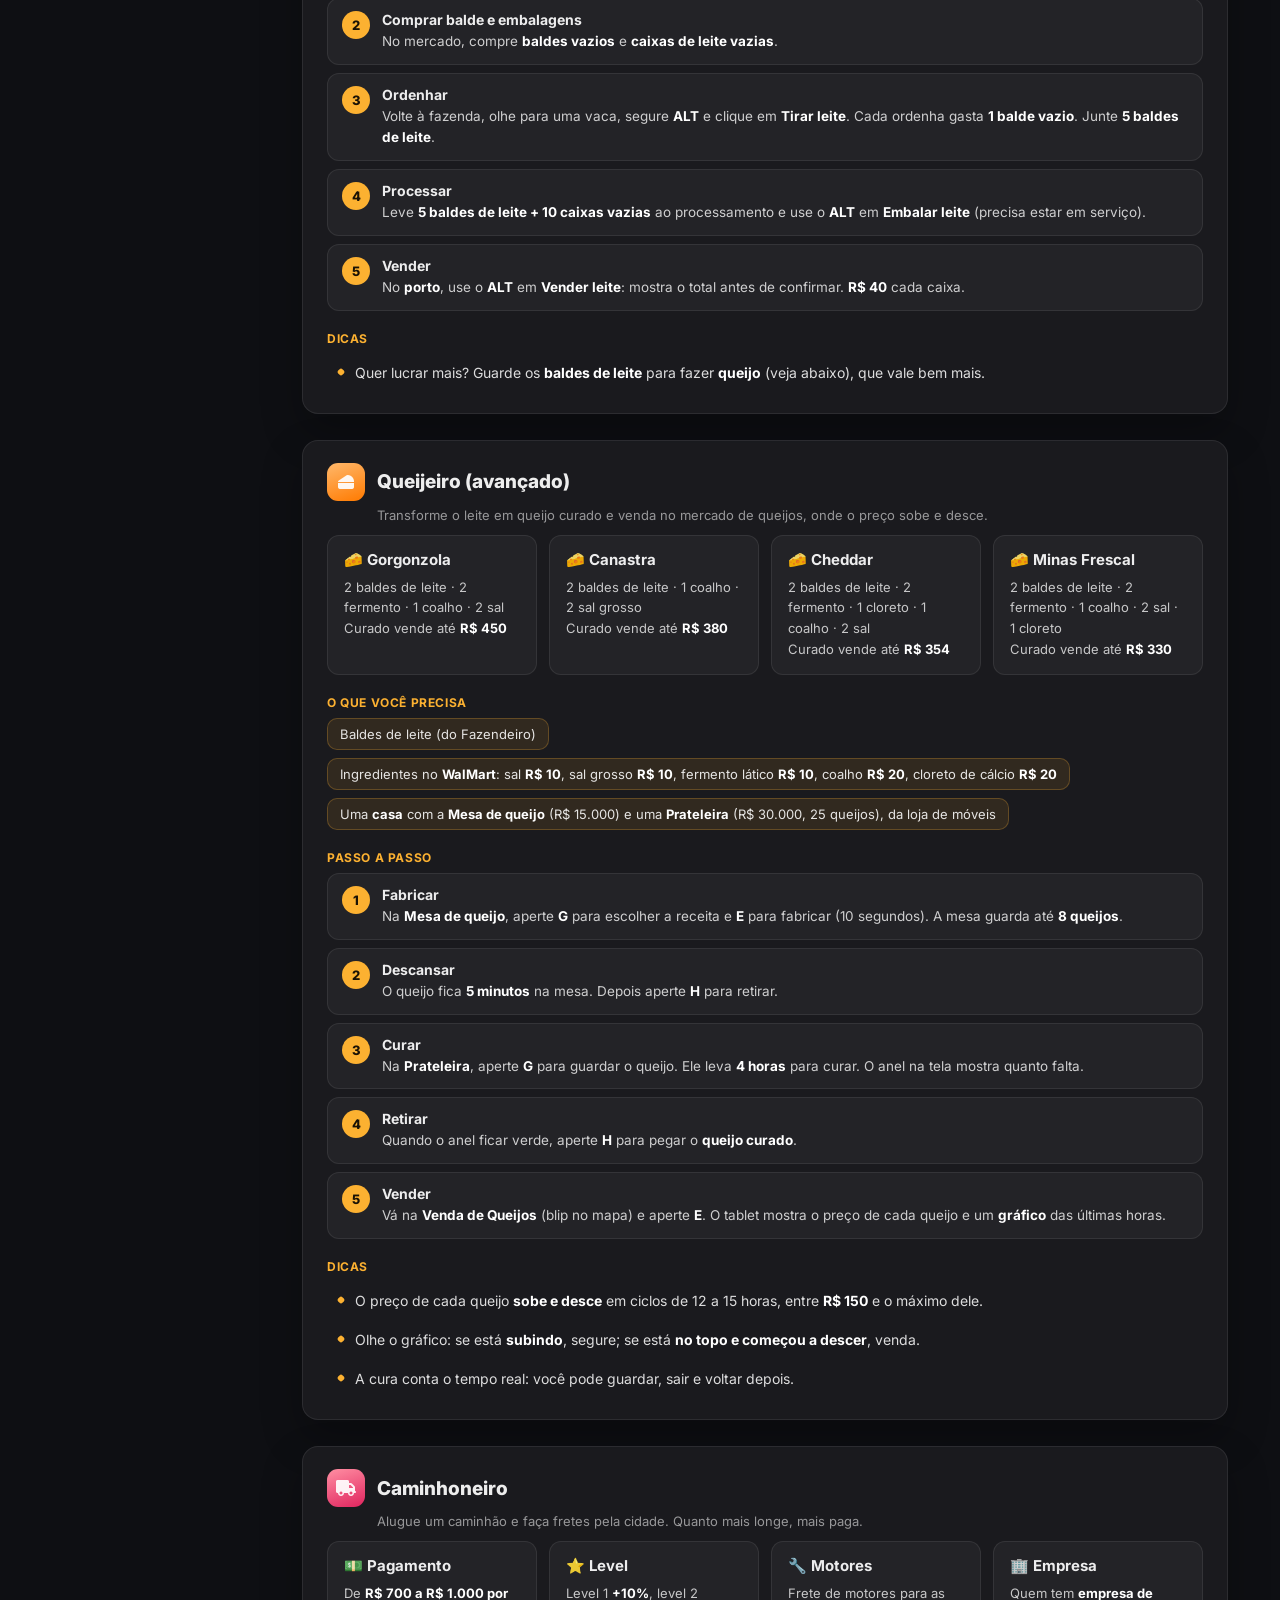
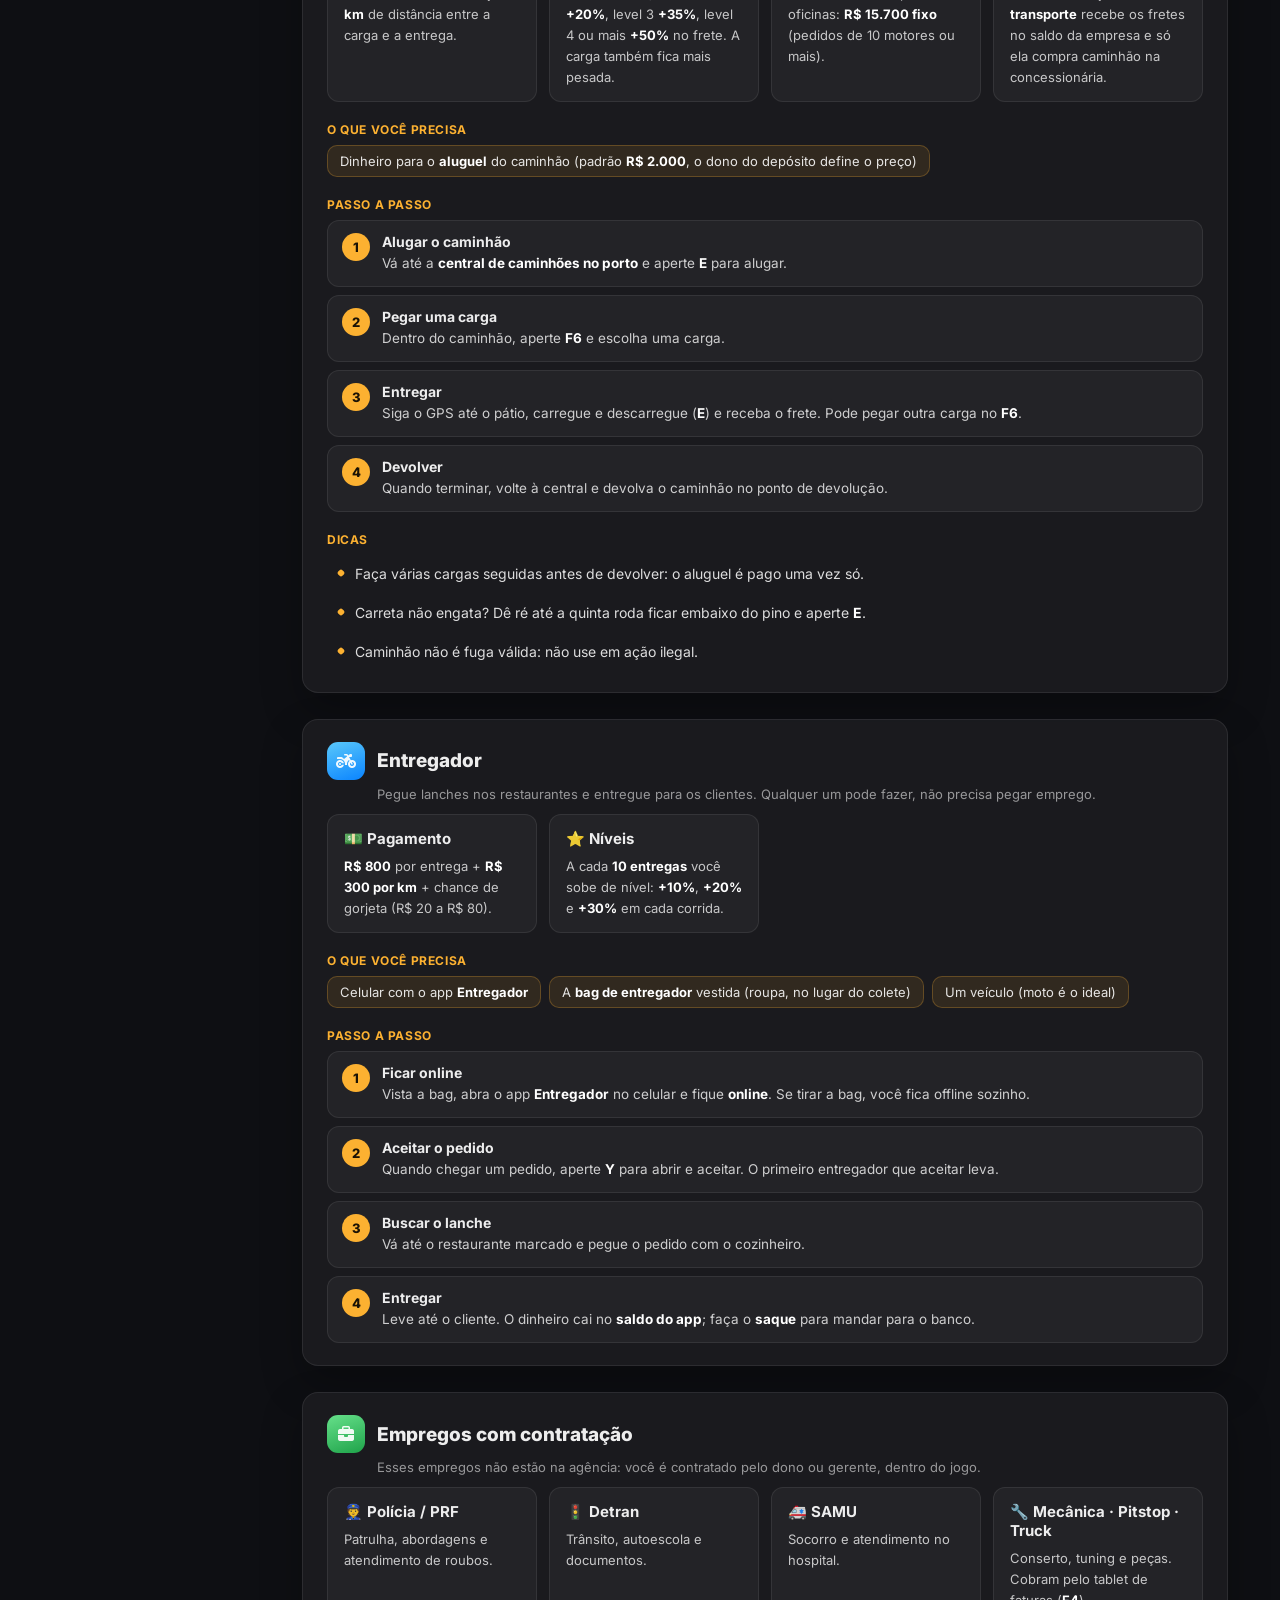
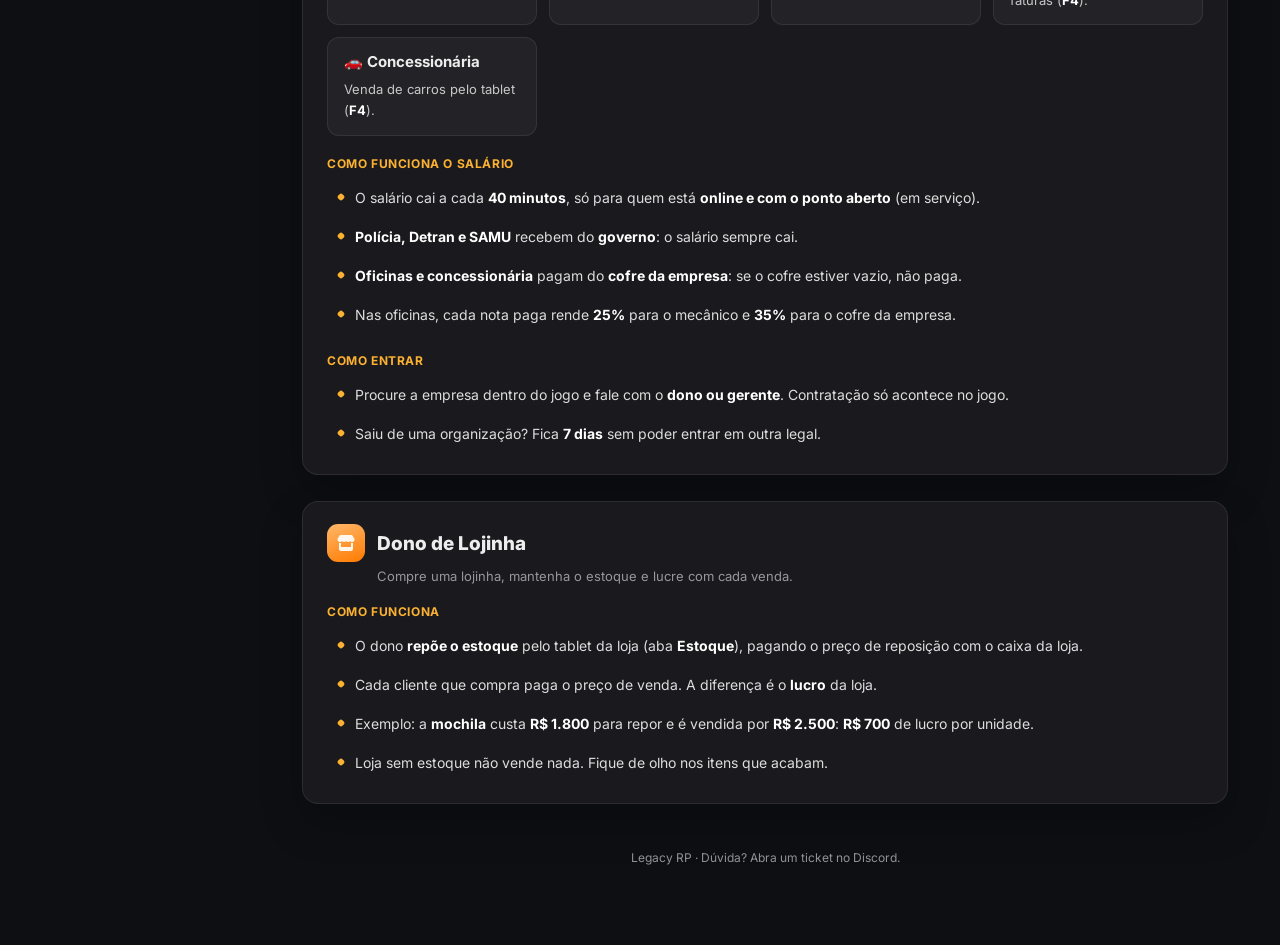
<file: empregos.html>
<!DOCTYPE html>
<html lang="pt-BR">
<head>
<meta charset="UTF-8">
<meta name="viewport" content="width=device-width, initial-scale=1">
<title>Empregos — Legacy RP</title>
<meta name="description" content="Tutorial de todos os empregos da cidade Legacy RP: o que precisa, passo a passo e quanto paga.">
<link href="https://fonts.googleapis.com/css2?family=Inter:wght@400;500;600;700;800&display=swap" rel="stylesheet">
<link rel="stylesheet" href="https://cdnjs.cloudflare.com/ajax/libs/font-awesome/6.5.1/css/all.min.css">
<link rel="stylesheet" href="style.css">
</head>
<body>
<header class="topbar">
  <button class="menu-btn" id="menuBtn" aria-label="Menu"><i class="fa-solid fa-bars"></i></button>
  <div class="traffic"><i></i><i></i><i></i></div>
  <a class="brand" href="index.html"><span class="logo"><i class="fa-solid fa-city"></i></span><span>Legacy RP<small>Tutorial dos empregos</small></span></a>
  <nav class="pages"><a href="index.html">Início</a><a href="regras.html">Regras</a><a href="ajuda.html">Ajuda</a><a href="empregos.html" class="on">Empregos</a><a href="preparacao.html">Preparação</a><a href="atualizacoes.html">Atualizações</a></nav>
  <div class="grow"></div>
  <label class="search"><i class="fa-solid fa-magnifying-glass"></i><input id="q" type="search" placeholder="Buscar... (ex: picareta, leite, frete)" autocomplete="off"></label>
</header>

<div class="layout">
  <aside id="side"></aside>
  <main>
    <div class="hero" id="inicio">
      <h1>💼 Empregos da Legacy RP</h1>
      <p>Tudo o que você precisa saber para começar a ganhar dinheiro: o que levar, o passo a passo de cada emprego e quanto ele paga. Os valores são os do servidor hoje e podem mudar.</p>
      <div class="quick" id="quick"></div>
    </div>
    <div id="content"></div>
    <div class="empty" id="empty"><i class="fa-solid fa-magnifying-glass" style="font-size:28px;margin-bottom:10px;display:block"></i>Nada encontrado.</div>
    <footer>Legacy RP · Dúvida? Abra um ticket no Discord.</footer>
  </main>
</div>

<script>
// Conteudo dos empregos. Para editar: mude o texto aqui. **texto** vira negrito.
// precisa = o que levar · passos = [titulo, explicacao] · blocos = dicas e regras
const SECOES = [
  { grupo: 'Comece aqui', id: 'comecar', icon: 'fa-flag-checkered', cor: 'c1', titulo: 'Como começar', tiles: [
    { t: '🏢 Agência de Empregos', v: 'Vá no blip da agência e escolha um emprego. Os empregos livres não precisam de entrevista.' },
    { t: '🧭 Comando /guia', v: 'Mostra o **passo atual** do seu emprego, marca o **GPS** e liga um painel com todos os passos.' },
    { t: '💵 Como você ganha', v: 'Nos empregos livres você ganha pelo que **produz e vende**. Não tem salário.' },
  ], blocos: [
    { h: 'Primeiros passos', itens: [
      'Pegue o emprego na **Agência de Empregos** e digite **/guia** no chat: ele te leva de passo em passo.',
      'Cada passo feito libera o próximo sozinho. Se perder o caminho, é só digitar **/guia** de novo.',
      'A maioria dos itens de trabalho (ferramentas, baldes, iscas) está no **mercado de Sandy Shores**.',
      'Dinheiro na mão pode ser perdido. Guarde no **banco** sempre que puder.',
    ]},
    { h: 'Carteira de motorista (Detran)', itens: [
      'Prova teórica: **R$ 500**',
      'Carro: **R$ 2.500** · Moto: **R$ 3.000** · Caminhão: **R$ 5.000**',
      'Licença de barco: **R$ 5.000**, comprada direto no Detran, sem prova.',
    ]},
  ]},

  { grupo: 'Empregos livres', id: 'minerador', icon: 'fa-gem', cor: 'c2', titulo: 'Minerador',
    sub: 'Minere pedras, lave, funda e venda os minérios — ou transforme em joias, que pagam mais.',
    precisa: ['Picareta', 'Peneira', 'Carvão (1 por fornada)', 'Comprados no **mercado de Sandy Shores**'],
    passos: [
      ['Comprar as ferramentas', 'No mercado de Sandy Shores compre a **picareta** (minerar), a **peneira** (lavar) e **carvão** (fundir).'],
      ['Minerar', 'Vá até a mineração, olhe para uma rocha, segure **ALT** (olhinho) e clique em **Minerar**. Cada rocha precisa de **3 batidas**. Junte **10 pedras sujas**.'],
      ['Lavar as pedras', 'Com a peneira, entre na **água** da lavagem (até a canela) e aperte **E** quando aparecer o aviso. Cada lavagem transforma **4 pedras sujas em 4 lavadas** (5 segundos).'],
      ['Fundir', 'Na fundição, use o **ALT** no círculo vermelho e clique em **Fundir pedras**. Coloque **10 pedras lavadas + 1 carvão** na fornalha e clique em **Fundir**. Sai ferro, cobre, prata, ouro, rubi ou diamante.'],
      ['Vender ou fazer joias', 'Venda os minérios no ponto de venda (**ALT**). Ou faça **joias** na máquina de joias (móvel de casa, **ALT** nela) e venda para a **vendedora da Loja de Joias** (**ALT** nela), que paga cerca de **50% a mais**.'],
    ],
    tiles: [
      { t: '⛏️ Preço base dos minérios', v: 'Ferro **R$ 90** · Cobre **R$ 140** · Prata **R$ 290**<br>Ouro **R$ 675** · Rubi **R$ 1.250** · Diamante **R$ 2.200**' },
      { t: '💍 Joias', v: 'De **R$ 950** a **R$ 9.400** cada. O preço muda a cada **40 minutos**.' },
    ],
    blocos: [{ h: 'Dicas', itens: [
      'Leve carvão sobrando: sem carvão não dá para fundir.',
      'Diamante e rubi são raros. Vale guardar para fazer joia.',
    ]}],
  },

  { id: 'pescador', icon: 'fa-fish', cor: 'c5', titulo: 'Pescador',
    sub: 'Pesque no lago Alamo Sea ou na beirada da ilha e venda no porto ou na ilha. Não precisa de roupa.',
    precisa: ['Vara de pesca', 'Iscas (1 por peixe)', 'Comprados no **mercado de Sandy Shores**', 'Opcional: alugar o **bote** (R$ 5 por minuto)'],
    passos: [
      ['Comprar vara e isca', 'No mercado de Sandy Shores compre a **vara de pesca** e as **iscas**.'],
      ['Pegar o bote (opcional)', 'No píer do lago Alamo Sea, alugue o bote de pesca. Ele cobra **R$ 5 por minuto** até você devolver.'],
      ['Pescar', 'No lago, aperte **E** para pescar, no bote ou na margem. **Cada E = 1 peixe**: quando a barra termina, aperte **E** de novo para o próximo. Cada peixe gasta **1 isca**.'],
      ['Devolver o bote', 'Devolva o bote no ponto de aluguel do píer para **parar de cobrar**.'],
      ['Vender', 'No ponto de entrega, aperte **E** e **arraste os peixes** para o balcão. Paga na hora.'],
    ],
    tiles: [
      { t: '🐟 Preço dos peixes (porto)', v: 'Tubarão **R$ 200** · Salmão **R$ 100**<br>Arenque / perca **R$ 60** · Anchova / bagre **R$ 55**<br>Sardinha / truta / peixe-relógio **R$ 50**<br>Os preços **mudam a cada 40 minutos** (de 70% a 140%). Quem é pescador recebe o aviso.' },
      { t: '🏝️ Pesca na ilha', v: 'Na **beirada da ilha** não precisa de barco e muitas vezes vem **2 peixes** de uma vez, com mais chance de salmão e tubarão.<br>A **venda na ilha** paga cerca de **50% a mais** que o porto.' },
    ],
    blocos: [{ h: 'Dicas', itens: [
      'Sardinha é comum. **Salmão e tubarão** são raros e valem mais.',
      'Pescar na margem é de graça: o bote só ajuda a ir para o meio do lago.',
    ]}],
  },

  { id: 'lixeiro', icon: 'fa-trash-can', cor: 'c3', titulo: 'Lixeiro',
    sub: 'Colete o lixo da cidade com o caminhão. Dá para trabalhar em grupo.',
    precisa: ['Nada — a roupa e o caminhão são da empresa'],
    passos: [
      ['Bater o ponto', 'No depósito, vá no marcador verde do relógio de ponto e aperte **E** para entrar em serviço e vestir a roupa.'],
      ['Pegar o caminhão', 'No marcador verde da garagem, aperte **E** para pegar o caminhão de lixo.'],
      ['Coletar', 'Siga a **rota amarela** no mapa. No círculo amarelo, **dentro do caminhão**, aperte **E** para iniciar a coleta. Desça, use o **ALT** na lixeira para **pegar o saco** e o **ALT** na traseira do caminhão para **jogar o saco**. Repita até acabar os sacos.'],
      ['Receber e devolver', 'Você recebe ao terminar **cada parada**. No fim da rota, volte ao depósito e aperte **E** no círculo para **devolver o caminhão**.'],
    ],
    tiles: [{ t: '💵 Pagamento', v: '**R$ 100** por parada + **R$ 10** por saco, para **cada pessoa** do grupo.' }],
    blocos: [{ h: 'Dicas', itens: ['Chame amigos: cada um recebe a sua parte e as paradas acabam mais rápido.'] }],
  },

  { id: 'sucateiro', icon: 'fa-recycle', cor: 'c7', titulo: 'Sucateiro',
    sub: 'Procure peças nos ferros velhos, transforme em material e venda.',
    precisa: ['Nada para começar — só espaço no inventário'],
    passos: [
      ['Procurar sucata', 'Vá a um **ferro velho** (blip no mapa), olhe para uma carcaça de carro ou caçamba, segure **ALT** e clique em **Revirar sucata**. Cada carcaça só pode ser revirada de novo depois de **10 minutos**.'],
      ['Desmanchar as peças', 'No desmanche de **Sandy Shores**, use o **ALT** no círculo e **escolha a peça** no menu (ele mostra o material que cada uma vira).'],
      ['Vender', 'No ponto **Venda de Materiais**, use o **ALT**: aparece o **total** antes de você confirmar a venda.'],
    ],
    tiles: [{ t: '🔩 Preço dos materiais', v: 'Chumbo **R$ 40** · Alumínio **R$ 30** · Aço **R$ 20**<br>Borracha **R$ 10** · Tecido **R$ 10**' }],
  },

  { id: 'fazendeiro', icon: 'fa-cow', cor: 'c4', titulo: 'Fazendeiro (Leite)',
    sub: 'Ordenhe as vacas, processe o leite e venda no porto. O leite também é a base do queijo.',
    precisa: ['Baldes vazios (**R$ 50** cada)', 'Caixas de leite vazias (**R$ 25** cada)', '10 caixas para cada 5 baldes', 'Comprados no **mercado**'],
    passos: [
      ['Vestiário', 'Na fazenda, vá no marcador do vestiário e aperte **E** para entrar em serviço e vestir a roupa.'],
      ['Comprar balde e embalagens', 'No mercado, compre **baldes vazios** e **caixas de leite vazias**.'],
      ['Ordenhar', 'Volte à fazenda, olhe para uma vaca, segure **ALT** e clique em **Tirar leite**. Cada ordenha gasta **1 balde vazio**. Junte **5 baldes de leite**.'],
      ['Processar', 'Leve **5 baldes de leite + 10 caixas vazias** ao processamento e use o **ALT** em **Embalar leite** (precisa estar em serviço).'],
      ['Vender', 'No **porto**, use o **ALT** em **Vender leite**: mostra o total antes de confirmar. **R$ 40** cada caixa.'],
    ],
    blocos: [{ h: 'Dicas', itens: ['Quer lucrar mais? Guarde os **baldes de leite** para fazer **queijo** (veja abaixo), que vale bem mais.'] }],
  },

  { id: 'queijo', icon: 'fa-cheese', cor: 'c4', titulo: 'Queijeiro (avançado)',
    sub: 'Transforme o leite em queijo curado e venda no mercado de queijos, onde o preço sobe e desce.',
    precisa: ['Baldes de leite (do Fazendeiro)', 'Ingredientes no **WalMart**: sal **R$ 10**, sal grosso **R$ 10**, fermento lático **R$ 10**, coalho **R$ 20**, cloreto de cálcio **R$ 20**', 'Uma **casa** com a **Mesa de queijo** (R$ 15.000) e uma **Prateleira** (R$ 30.000, 25 queijos), da loja de móveis'],
    tiles: [
      { t: '🧀 Gorgonzola', v: '2 baldes de leite · 2 fermento · 1 coalho · 2 sal<br>Curado vende até **R$ 450**' },
      { t: '🧀 Canastra', v: '2 baldes de leite · 1 coalho · 2 sal grosso<br>Curado vende até **R$ 380**' },
      { t: '🧀 Cheddar', v: '2 baldes de leite · 2 fermento · 1 cloreto · 1 coalho · 2 sal<br>Curado vende até **R$ 354**' },
      { t: '🧀 Minas Frescal', v: '2 baldes de leite · 2 fermento · 1 coalho · 2 sal · 1 cloreto<br>Curado vende até **R$ 330**' },
    ],
    passos: [
      ['Fabricar', 'Na **Mesa de queijo**, aperte **G** para escolher a receita e **E** para fabricar (10 segundos). A mesa guarda até **8 queijos**.'],
      ['Descansar', 'O queijo fica **5 minutos** na mesa. Depois aperte **H** para retirar.'],
      ['Curar', 'Na **Prateleira**, aperte **G** para guardar o queijo. Ele leva **4 horas** para curar. O anel na tela mostra quanto falta.'],
      ['Retirar', 'Quando o anel ficar verde, aperte **H** para pegar o **queijo curado**.'],
      ['Vender', 'Vá na **Venda de Queijos** (blip no mapa) e aperte **E**. O tablet mostra o preço de cada queijo e um **gráfico** das últimas horas.'],
    ],
    blocos: [{ h: 'Dicas', itens: [
      'O preço de cada queijo **sobe e desce** em ciclos de 12 a 15 horas, entre **R$ 150** e o máximo dele.',
      'Olhe o gráfico: se está **subindo**, segure; se está **no topo e começou a descer**, venda.',
      'A cura conta o tempo real: você pode guardar, sair e voltar depois.',
    ]}],
  },

  { id: 'caminhoneiro', icon: 'fa-truck', cor: 'c6', titulo: 'Caminhoneiro',
    sub: 'Alugue um caminhão e faça fretes pela cidade. Quanto mais longe, mais paga.',
    precisa: ['Dinheiro para o **aluguel** do caminhão (padrão **R$ 2.000**, o dono do depósito define o preço)'],
    passos: [
      ['Alugar o caminhão', 'Vá até a **central de caminhões no porto** e aperte **E** para alugar.'],
      ['Pegar uma carga', 'Dentro do caminhão, aperte **F6** e escolha uma carga.'],
      ['Entregar', 'Siga o GPS até o pátio, carregue e descarregue (**E**) e receba o frete. Pode pegar outra carga no **F6**.'],
      ['Devolver', 'Quando terminar, volte à central e devolva o caminhão no ponto de devolução.'],
    ],
    tiles: [
      { t: '💵 Pagamento', v: 'De **R$ 700 a R$ 1.000 por km** de distância entre a carga e a entrega.' },
      { t: '⭐ Level', v: 'Level 1 **+10%**, level 2 **+20%**, level 3 **+35%**, level 4 ou mais **+50%** no frete. A carga também fica mais pesada.' },
      { t: '🔧 Motores', v: 'Frete de motores para as oficinas: **R$ 15.700 fixo** (pedidos de 10 motores ou mais).' },
      { t: '🏢 Empresa', v: 'Quem tem **empresa de transporte** recebe os fretes no saldo da empresa e só ela compra caminhão na concessionária.' },
    ],
    blocos: [{ h: 'Dicas', itens: [
      'Faça várias cargas seguidas antes de devolver: o aluguel é pago uma vez só.',
      'Carreta não engata? Dê ré até a quinta roda ficar embaixo do pino e aperte **E**.',
      'Caminhão não é fuga válida: não use em ação ilegal.',
    ]}],
  },

  { id: 'entregador', icon: 'fa-motorcycle', cor: 'c1', titulo: 'Entregador',
    sub: 'Pegue lanches nos restaurantes e entregue para os clientes. Qualquer um pode fazer, não precisa pegar emprego.',
    precisa: ['Celular com o app **Entregador**', 'A **bag de entregador** vestida (roupa, no lugar do colete)', 'Um veículo (moto é o ideal)'],
    passos: [
      ['Ficar online', 'Vista a bag, abra o app **Entregador** no celular e fique **online**. Se tirar a bag, você fica offline sozinho.'],
      ['Aceitar o pedido', 'Quando chegar um pedido, aperte **Y** para abrir e aceitar. O primeiro entregador que aceitar leva.'],
      ['Buscar o lanche', 'Vá até o restaurante marcado e pegue o pedido com o cozinheiro.'],
      ['Entregar', 'Leve até o cliente. O dinheiro cai no **saldo do app**; faça o **saque** para mandar para o banco.'],
    ],
    tiles: [
      { t: '💵 Pagamento', v: '**R$ 800** por entrega + **R$ 300 por km** + chance de gorjeta (R$ 20 a R$ 80).' },
      { t: '⭐ Níveis', v: 'A cada **10 entregas** você sobe de nível: **+10%**, **+20%** e **+30%** em cada corrida.' },
    ],
  },

  { grupo: 'Empregos com salário', id: 'salario', icon: 'fa-briefcase', cor: 'c3', titulo: 'Empregos com contratação',
    sub: 'Esses empregos não estão na agência: você é contratado pelo dono ou gerente, dentro do jogo.',
    tiles: [
      { t: '👮 Polícia / PRF', v: 'Patrulha, abordagens e atendimento de roubos.' },
      { t: '🚦 Detran', v: 'Trânsito, autoescola e documentos.' },
      { t: '🚑 SAMU', v: 'Socorro e atendimento no hospital.' },
      { t: '🔧 Mecânica · Pitstop · Truck', v: 'Conserto, tuning e peças. Cobram pelo tablet de faturas (**F4**).' },
      { t: '🚗 Concessionária', v: 'Venda de carros pelo tablet (**F4**).' },
    ],
    blocos: [
      { h: 'Como funciona o salário', itens: [
        'O salário cai a cada **40 minutos**, só para quem está **online e com o ponto aberto** (em serviço).',
        '**Polícia, Detran e SAMU** recebem do **governo**: o salário sempre cai.',
        '**Oficinas e concessionária** pagam do **cofre da empresa**: se o cofre estiver vazio, não paga.',
        'Nas oficinas, cada nota paga rende **25%** para o mecânico e **35%** para o cofre da empresa.',
      ]},
      { h: 'Como entrar', itens: [
        'Procure a empresa dentro do jogo e fale com o **dono ou gerente**. Contratação só acontece no jogo.',
        'Saiu de uma organização? Fica **7 dias** sem poder entrar em outra legal.',
      ]},
    ],
  },

  { id: 'lojinhas', icon: 'fa-store', cor: 'c4', titulo: 'Dono de Lojinha',
    sub: 'Compre uma lojinha, mantenha o estoque e lucre com cada venda.',
    blocos: [
      { h: 'Como funciona', itens: [
        'O dono **repõe o estoque** pelo tablet da loja (aba **Estoque**), pagando o preço de reposição com o caixa da loja.',
        'Cada cliente que compra paga o preço de venda. A diferença é o **lucro** da loja.',
        'Exemplo: a **mochila** custa **R$ 1.800** para repor e é vendida por **R$ 2.500**: **R$ 700** de lucro por unidade.',
        'Loja sem estoque não vende nada. Fique de olho nos itens que acabam.',
      ]},
    ],
  },
];
</script>
<script src="app.js"></script>
</body>
</html>
</file>
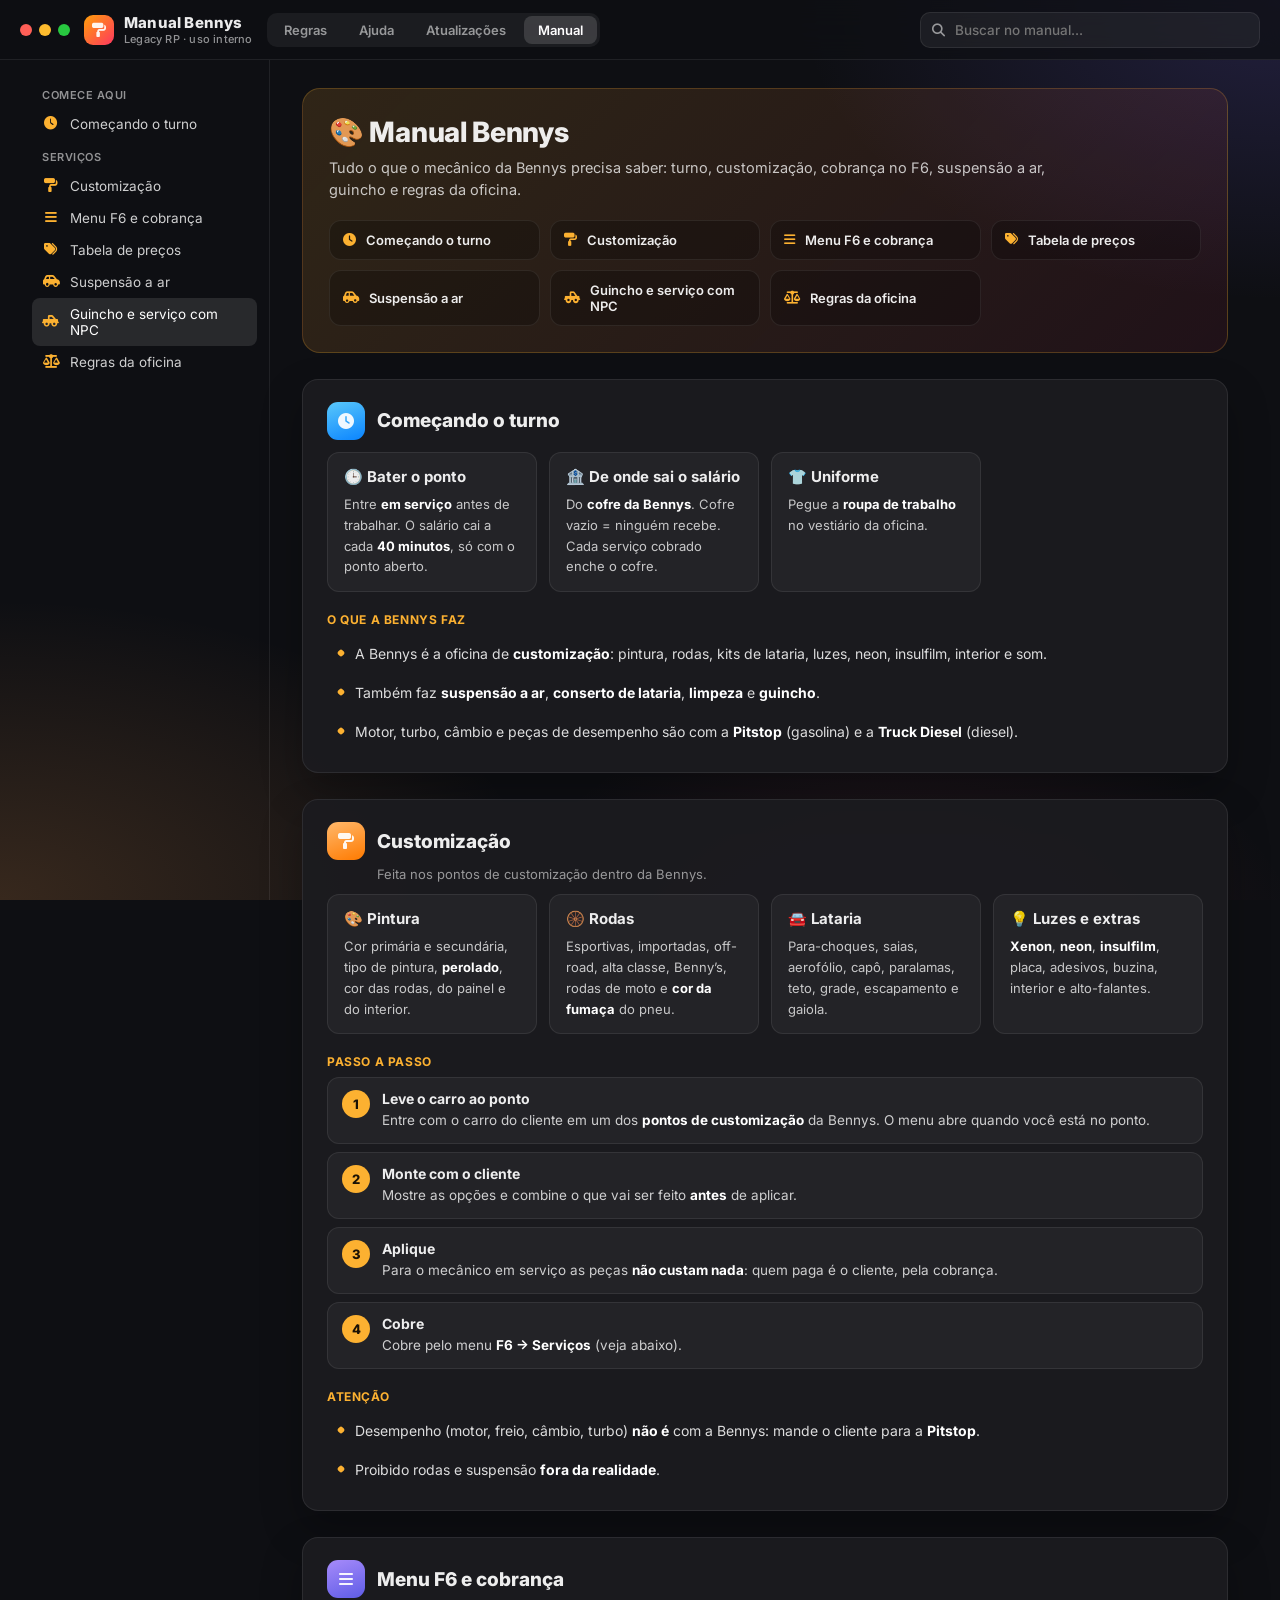
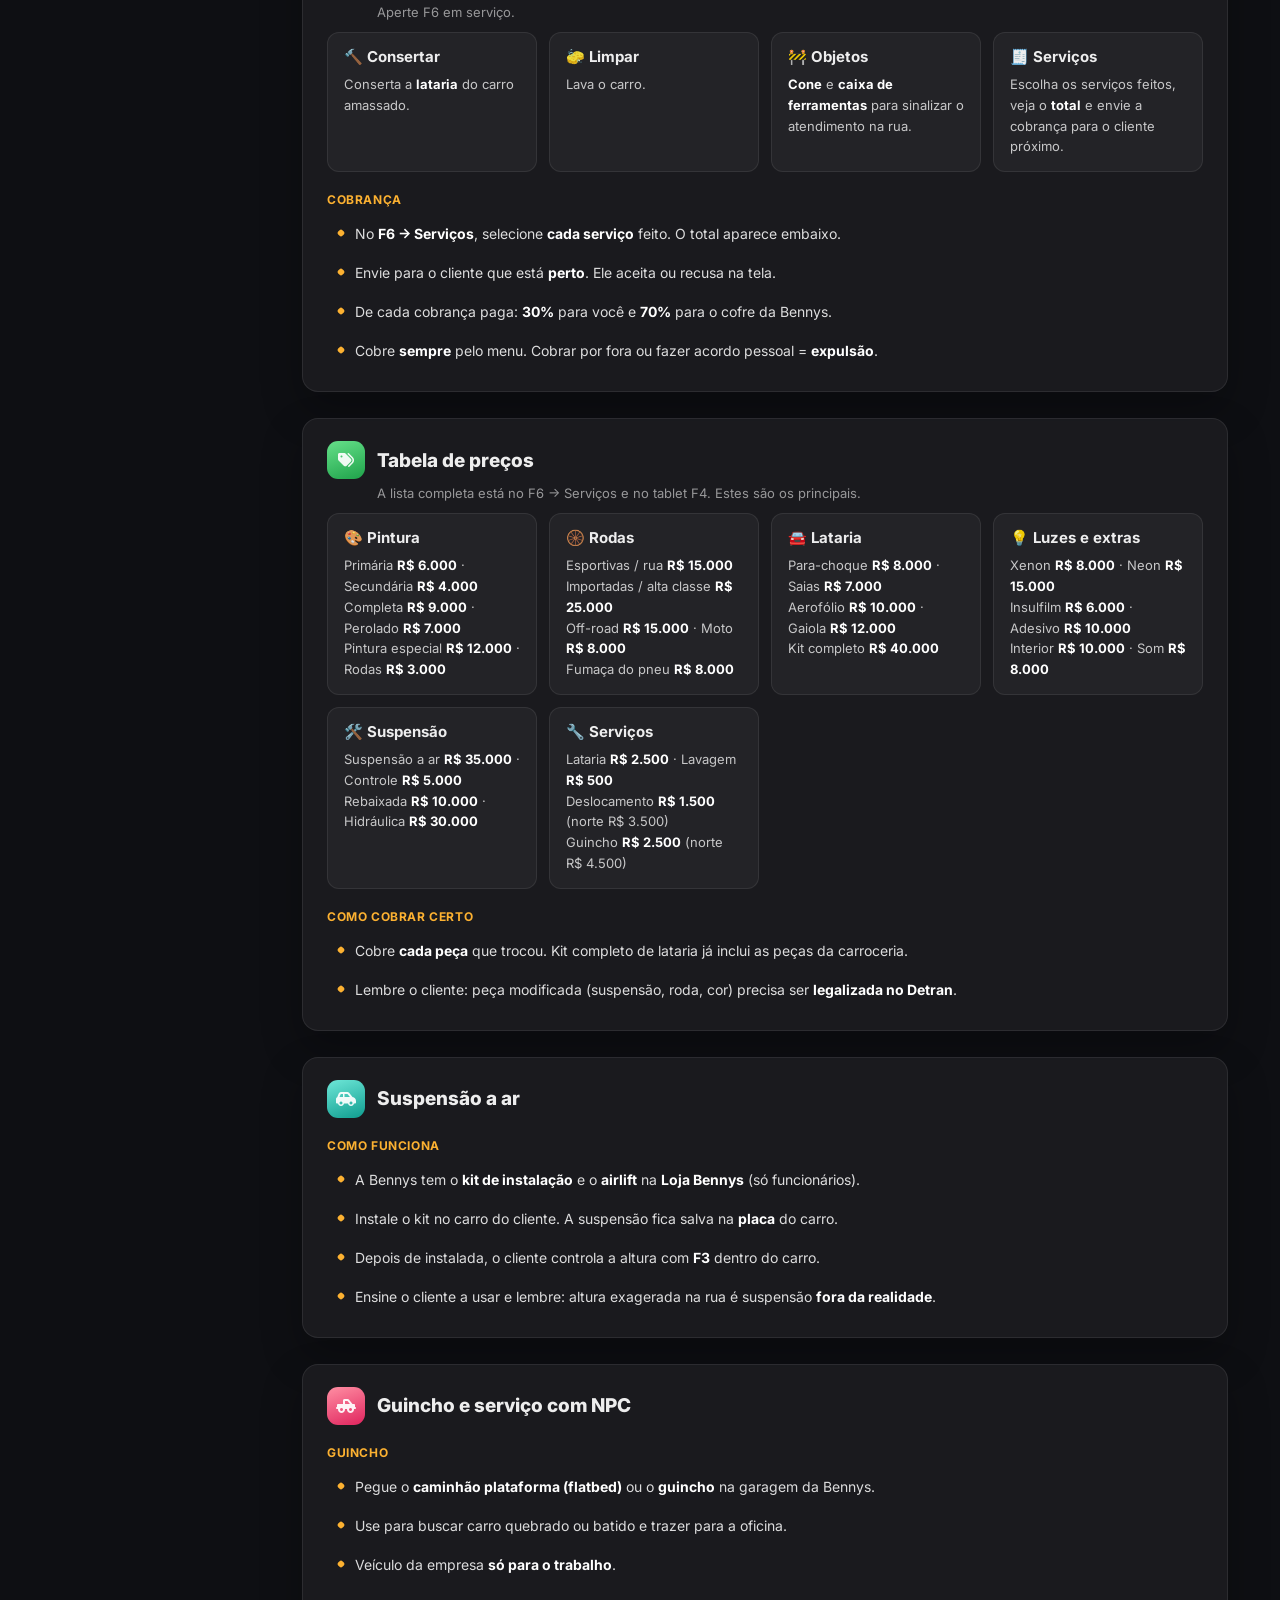
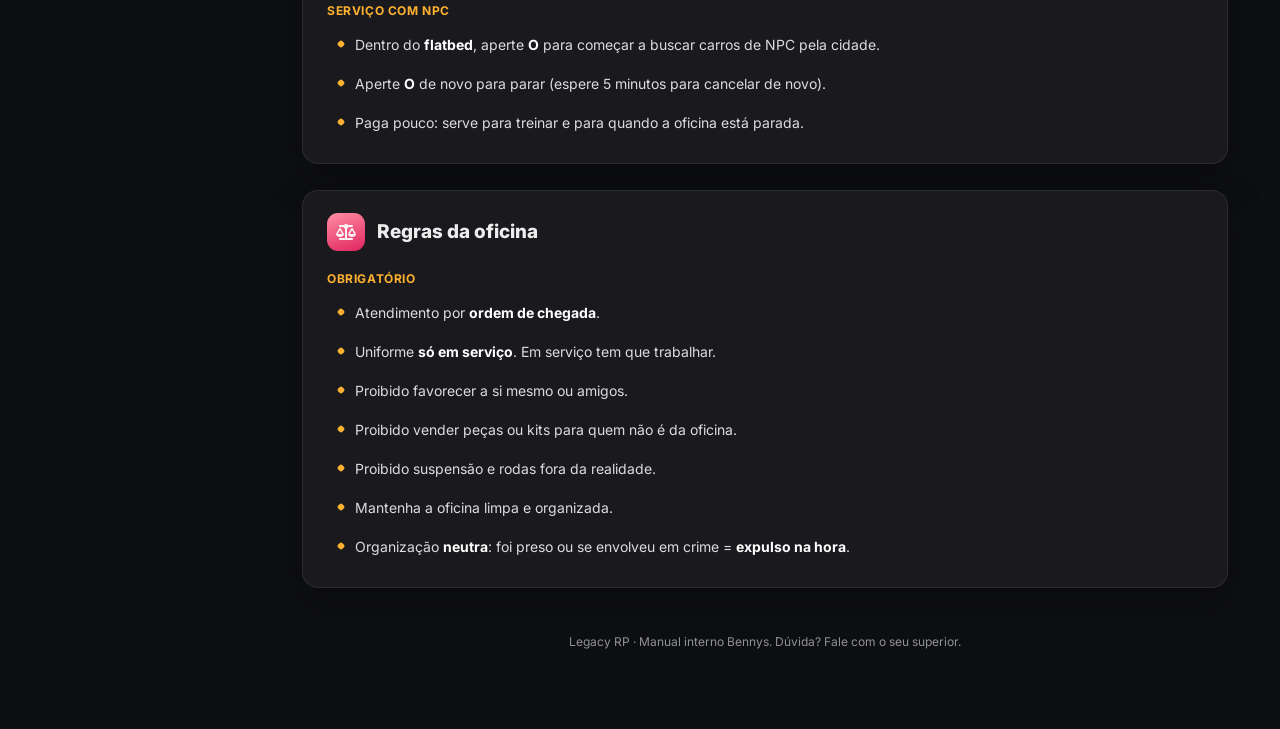
<file: manual-bennys.html>
<!DOCTYPE html>
<html lang="pt-BR">
<head>
<meta charset="UTF-8">
<meta name="viewport" content="width=device-width, initial-scale=1">
<meta name="robots" content="noindex">
<title>Manual Bennys — Legacy RP</title>
<link href="https://fonts.googleapis.com/css2?family=Inter:wght@400;500;600;700;800&display=swap" rel="stylesheet">
<link rel="stylesheet" href="https://cdnjs.cloudflare.com/ajax/libs/font-awesome/6.5.1/css/all.min.css">
<link rel="stylesheet" href="style.css">
</head>
<body>
<header class="topbar">
  <button class="menu-btn" id="menuBtn" aria-label="Menu"><i class="fa-solid fa-bars"></i></button>
  <div class="traffic"><i></i><i></i><i></i></div>
  <a class="brand" href="#inicio"><span class="logo"><i class="fa-solid fa-paint-roller"></i></span><span>Manual Bennys<small>Legacy RP · uso interno</small></span></a>
  <nav class="pages"><a href="regras.html">Regras</a><a href="ajuda.html">Ajuda</a><a href="atualizacoes.html">Atualizações</a><a href="#inicio" class="on">Manual</a></nav>
  <div class="grow"></div>
  <label class="search"><i class="fa-solid fa-magnifying-glass"></i><input id="q" type="search" placeholder="Buscar no manual..." autocomplete="off"></label>
</header>

<div class="layout">
  <aside id="side"></aside>
  <main>
    <div class="hero" id="inicio">
      <h1>🎨 Manual Bennys</h1>
      <p>Tudo o que o mecânico da Bennys precisa saber: turno, customização, cobrança no F6, suspensão a ar, guincho e regras da oficina.</p>
      <div class="quick" id="quick"></div>
    </div>
    <div id="content"></div>
    <div class="empty" id="empty"><i class="fa-solid fa-magnifying-glass" style="font-size:28px;margin-bottom:10px;display:block"></i>Nada encontrado.</div>
    <footer>Legacy RP · Manual interno Bennys. Dúvida? Fale com o seu superior.</footer>
  </main>
</div>

<script>
// Manual da Bennys. Para editar: mude o texto aqui. **texto** vira negrito.
const SECOES = [
  { grupo: 'Comece aqui', id: 'turno', icon: 'fa-clock', cor: 'c1', titulo: 'Começando o turno', tiles: [
    { t: '🕒 Bater o ponto', v: 'Entre **em serviço** antes de trabalhar. O salário cai a cada **40 minutos**, só com o ponto aberto.' },
    { t: '🏦 De onde sai o salário', v: 'Do **cofre da Bennys**. Cofre vazio = ninguém recebe. Cada serviço cobrado enche o cofre.' },
    { t: '👕 Uniforme', v: 'Pegue a **roupa de trabalho** no vestiário da oficina.' },
  ], blocos: [{ h: 'O que a Bennys faz', itens: [
    'A Bennys é a oficina de **customização**: pintura, rodas, kits de lataria, luzes, neon, insulfilm, interior e som.',
    'Também faz **suspensão a ar**, **conserto de lataria**, **limpeza** e **guincho**.',
    'Motor, turbo, câmbio e peças de desempenho são com a **Pitstop** (gasolina) e a **Truck Diesel** (diesel).',
  ]}]},

  { grupo: 'Serviços', id: 'customizacao', icon: 'fa-paint-roller', cor: 'c4', titulo: 'Customização', sub: 'Feita nos pontos de customização dentro da Bennys.',
    passos: [
      ['Leve o carro ao ponto', 'Entre com o carro do cliente em um dos **pontos de customização** da Bennys. O menu abre quando você está no ponto.'],
      ['Monte com o cliente', 'Mostre as opções e combine o que vai ser feito **antes** de aplicar.'],
      ['Aplique', 'Para o mecânico em serviço as peças **não custam nada**: quem paga é o cliente, pela cobrança.'],
      ['Cobre', 'Cobre pelo menu **F6 → Serviços** (veja abaixo).'],
    ],
    tiles: [
      { t: '🎨 Pintura', v: 'Cor primária e secundária, tipo de pintura, **perolado**, cor das rodas, do painel e do interior.' },
      { t: '🛞 Rodas', v: 'Esportivas, importadas, off-road, alta classe, Benny’s, rodas de moto e **cor da fumaça** do pneu.' },
      { t: '🚘 Lataria', v: 'Para-choques, saias, aerofólio, capô, paralamas, teto, grade, escapamento e gaiola.' },
      { t: '💡 Luzes e extras', v: '**Xenon**, **neon**, **insulfilm**, placa, adesivos, buzina, interior e alto-falantes.' },
    ],
    blocos: [{ h: 'Atenção', itens: [
      'Desempenho (motor, freio, câmbio, turbo) **não é** com a Bennys: mande o cliente para a **Pitstop**.',
      'Proibido rodas e suspensão **fora da realidade**.',
    ]}],
  },

  { id: 'f6', icon: 'fa-bars', cor: 'c2', titulo: 'Menu F6 e cobrança', sub: 'Aperte F6 em serviço.',
    tiles: [
      { t: '🔨 Consertar', v: 'Conserta a **lataria** do carro amassado.' },
      { t: '🧽 Limpar', v: 'Lava o carro.' },
      { t: '🚧 Objetos', v: '**Cone** e **caixa de ferramentas** para sinalizar o atendimento na rua.' },
      { t: '🧾 Serviços', v: 'Escolha os serviços feitos, veja o **total** e envie a cobrança para o cliente próximo.' },
    ],
    blocos: [{ h: 'Cobrança', itens: [
      'No **F6 → Serviços**, selecione **cada serviço** feito. O total aparece embaixo.',
      'Envie para o cliente que está **perto**. Ele aceita ou recusa na tela.',
      'De cada cobrança paga: **30%** para você e **70%** para o cofre da Bennys.',
      'Cobre **sempre** pelo menu. Cobrar por fora ou fazer acordo pessoal = **expulsão**.',
    ]}],
  },

  { id: 'precos', icon: 'fa-tags', cor: 'c3', titulo: 'Tabela de preços', sub: 'A lista completa está no F6 → Serviços e no tablet F4. Estes são os principais.', tiles: [
      { t: '🎨 Pintura', v: 'Primária **R$ 6.000** · Secundária **R$ 4.000**<br>Completa **R$ 9.000** · Perolado **R$ 7.000**<br>Pintura especial **R$ 12.000** · Rodas **R$ 3.000**' },
      { t: '🛞 Rodas', v: 'Esportivas / rua **R$ 15.000**<br>Importadas / alta classe **R$ 25.000**<br>Off-road **R$ 15.000** · Moto **R$ 8.000**<br>Fumaça do pneu **R$ 8.000**' },
      { t: '🚘 Lataria', v: 'Para-choque **R$ 8.000** · Saias **R$ 7.000**<br>Aerofólio **R$ 10.000** · Gaiola **R$ 12.000**<br>Kit completo **R$ 40.000**' },
      { t: '💡 Luzes e extras', v: 'Xenon **R$ 8.000** · Neon **R$ 15.000**<br>Insulfilm **R$ 6.000** · Adesivo **R$ 10.000**<br>Interior **R$ 10.000** · Som **R$ 8.000**' },
      { t: '🛠️ Suspensão', v: 'Suspensão a ar **R$ 35.000** · Controle **R$ 5.000**<br>Rebaixada **R$ 10.000** · Hidráulica **R$ 30.000**' },
      { t: '🔧 Serviços', v: 'Lataria **R$ 2.500** · Lavagem **R$ 500**<br>Deslocamento **R$ 1.500** (norte R$ 3.500)<br>Guincho **R$ 2.500** (norte R$ 4.500)' },
    ], blocos: [{ h: 'Como cobrar certo', itens: [
      'Cobre **cada peça** que trocou. Kit completo de lataria já inclui as peças da carroceria.',
      'Lembre o cliente: peça modificada (suspensão, roda, cor) precisa ser **legalizada no Detran**.',
    ]}],
  },

  { id: 'suspensao', icon: 'fa-car-side', cor: 'c5', titulo: 'Suspensão a ar', blocos: [{ h: 'Como funciona', itens: [
    'A Bennys tem o **kit de instalação** e o **airlift** na **Loja Bennys** (só funcionários).',
    'Instale o kit no carro do cliente. A suspensão fica salva na **placa** do carro.',
    'Depois de instalada, o cliente controla a altura com **F3** dentro do carro.',
    'Ensine o cliente a usar e lembre: altura exagerada na rua é suspensão **fora da realidade**.',
  ]}]},

  { id: 'guincho', icon: 'fa-truck-pickup', cor: 'c6', titulo: 'Guincho e serviço com NPC', blocos: [
    { h: 'Guincho', itens: [
      'Pegue o **caminhão plataforma (flatbed)** ou o **guincho** na garagem da Bennys.',
      'Use para buscar carro quebrado ou batido e trazer para a oficina.',
      'Veículo da empresa **só para o trabalho**.',
    ]},
    { h: 'Serviço com NPC', itens: [
      'Dentro do **flatbed**, aperte **O** para começar a buscar carros de NPC pela cidade.',
      'Aperte **O** de novo para parar (espere 5 minutos para cancelar de novo).',
      'Paga pouco: serve para treinar e para quando a oficina está parada.',
    ]},
  ]},

  { id: 'regras', icon: 'fa-scale-balanced', cor: 'c6', titulo: 'Regras da oficina', blocos: [{ h: 'Obrigatório', itens: [
    'Atendimento por **ordem de chegada**.',
    'Uniforme **só em serviço**. Em serviço tem que trabalhar.',
    'Proibido favorecer a si mesmo ou amigos.',
    'Proibido vender peças ou kits para quem não é da oficina.',
    'Proibido suspensão e rodas fora da realidade.',
    'Mantenha a oficina limpa e organizada.',
    'Organização **neutra**: foi preso ou se envolveu em crime = **expulso na hora**.',
  ]}]},
];
</script>
<script src="app.js"></script>
</body>
</html>
</file>
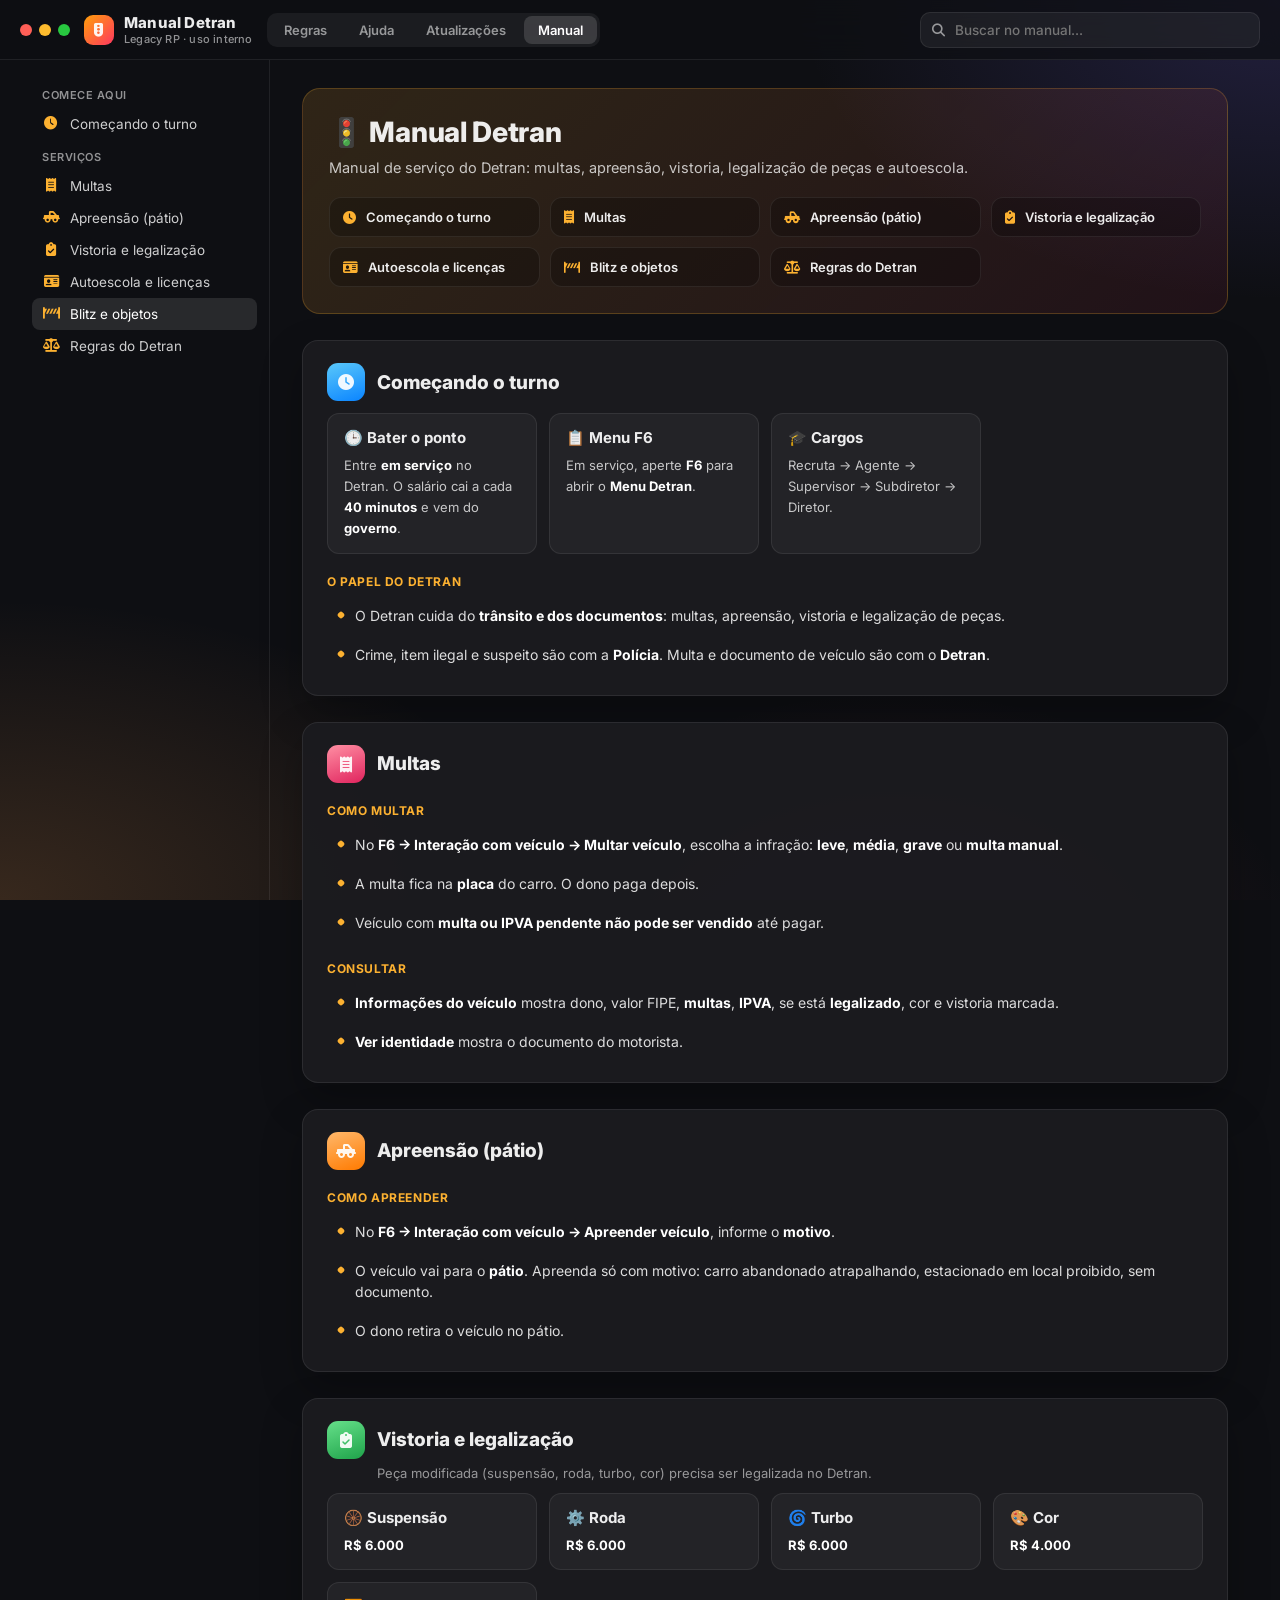
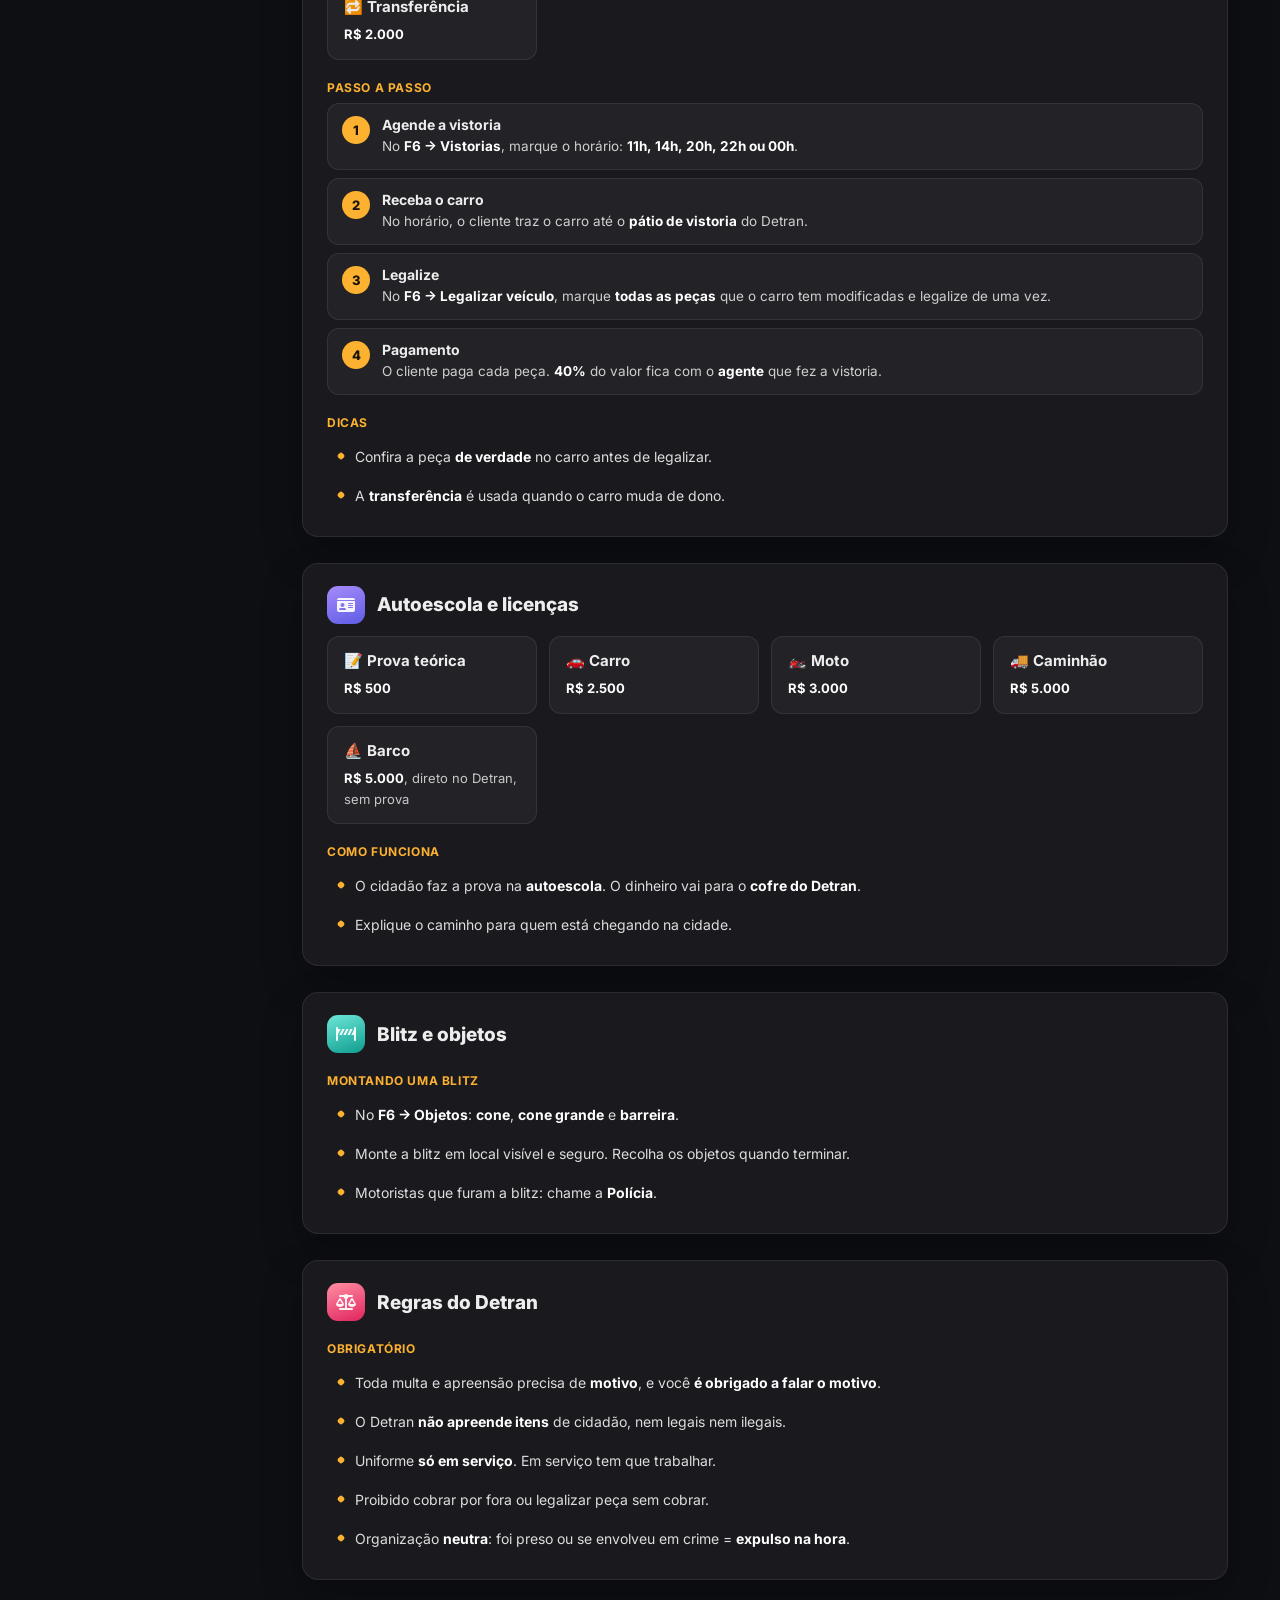
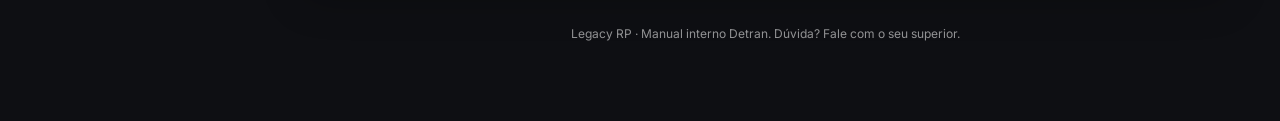
<file: manual-detran.html>
<!DOCTYPE html>
<html lang="pt-BR">
<head>
<meta charset="UTF-8">
<meta name="viewport" content="width=device-width, initial-scale=1">
<meta name="robots" content="noindex">
<title>Manual Detran — Legacy RP</title>
<link href="https://fonts.googleapis.com/css2?family=Inter:wght@400;500;600;700;800&display=swap" rel="stylesheet">
<link rel="stylesheet" href="https://cdnjs.cloudflare.com/ajax/libs/font-awesome/6.5.1/css/all.min.css">
<link rel="stylesheet" href="style.css">
</head>
<body>
<header class="topbar">
  <button class="menu-btn" id="menuBtn" aria-label="Menu"><i class="fa-solid fa-bars"></i></button>
  <div class="traffic"><i></i><i></i><i></i></div>
  <a class="brand" href="#inicio"><span class="logo"><i class="fa-solid fa-traffic-light"></i></span><span>Manual Detran<small>Legacy RP · uso interno</small></span></a>
  <nav class="pages"><a href="regras.html">Regras</a><a href="ajuda.html">Ajuda</a><a href="atualizacoes.html">Atualizações</a><a href="#inicio" class="on">Manual</a></nav>
  <div class="grow"></div>
  <label class="search"><i class="fa-solid fa-magnifying-glass"></i><input id="q" type="search" placeholder="Buscar no manual..." autocomplete="off"></label>
</header>

<div class="layout">
  <aside id="side"></aside>
  <main>
    <div class="hero" id="inicio">
      <h1>🚦 Manual Detran</h1>
      <p>Manual de serviço do Detran: multas, apreensão, vistoria, legalização de peças e autoescola.</p>
      <div class="quick" id="quick"></div>
    </div>
    <div id="content"></div>
    <div class="empty" id="empty"><i class="fa-solid fa-magnifying-glass" style="font-size:28px;margin-bottom:10px;display:block"></i>Nada encontrado.</div>
    <footer>Legacy RP · Manual interno Detran. Dúvida? Fale com o seu superior.</footer>
  </main>
</div>

<script>
// Manual do Detran. Para editar: mude o texto aqui. **texto** vira negrito.
const SECOES = [
  { grupo: 'Comece aqui', id: 'turno', icon: 'fa-clock', cor: 'c1', titulo: 'Começando o turno', tiles: [
    { t: '🕒 Bater o ponto', v: 'Entre **em serviço** no Detran. O salário cai a cada **40 minutos** e vem do **governo**.' },
    { t: '📋 Menu F6', v: 'Em serviço, aperte **F6** para abrir o **Menu Detran**.' },
    { t: '🎓 Cargos', v: 'Recruta → Agente → Supervisor → Subdiretor → Diretor.' },
  ], blocos: [{ h: 'O papel do Detran', itens: [
    'O Detran cuida do **trânsito e dos documentos**: multas, apreensão, vistoria e legalização de peças.',
    'Crime, item ilegal e suspeito são com a **Polícia**. Multa e documento de veículo são com o **Detran**.',
  ]}]},

  { grupo: 'Serviços', id: 'multas', icon: 'fa-receipt', cor: 'c6', titulo: 'Multas', blocos: [
    { h: 'Como multar', itens: [
      'No **F6 → Interação com veículo → Multar veículo**, escolha a infração: **leve**, **média**, **grave** ou **multa manual**.',
      'A multa fica na **placa** do carro. O dono paga depois.',
      'Veículo com **multa ou IPVA pendente** **não pode ser vendido** até pagar.',
    ]},
    { h: 'Consultar', itens: [
      '**Informações do veículo** mostra dono, valor FIPE, **multas**, **IPVA**, se está **legalizado**, cor e vistoria marcada.',
      '**Ver identidade** mostra o documento do motorista.',
    ]},
  ]},

  { id: 'apreensao', icon: 'fa-truck-pickup', cor: 'c4', titulo: 'Apreensão (pátio)', blocos: [{ h: 'Como apreender', itens: [
    'No **F6 → Interação com veículo → Apreender veículo**, informe o **motivo**.',
    'O veículo vai para o **pátio**. Apreenda só com motivo: carro abandonado atrapalhando, estacionado em local proibido, sem documento.',
    'O dono retira o veículo no pátio.',
  ]}]},

  { id: 'vistoria', icon: 'fa-clipboard-check', cor: 'c3', titulo: 'Vistoria e legalização', sub: 'Peça modificada (suspensão, roda, turbo, cor) precisa ser legalizada no Detran.',
    tiles: [
      { t: '🛞 Suspensão', v: '**R$ 6.000**' },
      { t: '⚙️ Roda', v: '**R$ 6.000**' },
      { t: '🌀 Turbo', v: '**R$ 6.000**' },
      { t: '🎨 Cor', v: '**R$ 4.000**' },
      { t: '🔁 Transferência', v: '**R$ 2.000**' },
    ],
    passos: [
      ['Agende a vistoria', 'No **F6 → Vistorias**, marque o horário: **11h, 14h, 20h, 22h ou 00h**.'],
      ['Receba o carro', 'No horário, o cliente traz o carro até o **pátio de vistoria** do Detran.'],
      ['Legalize', 'No **F6 → Legalizar veículo**, marque **todas as peças** que o carro tem modificadas e legalize de uma vez.'],
      ['Pagamento', 'O cliente paga cada peça. **40%** do valor fica com o **agente** que fez a vistoria.'],
    ],
    blocos: [{ h: 'Dicas', itens: [
      'Confira a peça **de verdade** no carro antes de legalizar.',
      'A **transferência** é usada quando o carro muda de dono.',
    ]}],
  },

  { id: 'autoescola', icon: 'fa-id-card', cor: 'c2', titulo: 'Autoescola e licenças', tiles: [
    { t: '📝 Prova teórica', v: '**R$ 500**' },
    { t: '🚗 Carro', v: '**R$ 2.500**' },
    { t: '🏍️ Moto', v: '**R$ 3.000**' },
    { t: '🚚 Caminhão', v: '**R$ 5.000**' },
    { t: '⛵ Barco', v: '**R$ 5.000**, direto no Detran, sem prova' },
  ], blocos: [{ h: 'Como funciona', itens: [
    'O cidadão faz a prova na **autoescola**. O dinheiro vai para o **cofre do Detran**.',
    'Explique o caminho para quem está chegando na cidade.',
  ]}]},

  { id: 'objetos', icon: 'fa-road-barrier', cor: 'c5', titulo: 'Blitz e objetos', blocos: [{ h: 'Montando uma blitz', itens: [
    'No **F6 → Objetos**: **cone**, **cone grande** e **barreira**.',
    'Monte a blitz em local visível e seguro. Recolha os objetos quando terminar.',
    'Motoristas que furam a blitz: chame a **Polícia**.',
  ]}]},

  { id: 'regras', icon: 'fa-scale-balanced', cor: 'c6', titulo: 'Regras do Detran', blocos: [{ h: 'Obrigatório', itens: [
    'Toda multa e apreensão precisa de **motivo**, e você **é obrigado a falar o motivo**.',
    'O Detran **não apreende itens** de cidadão, nem legais nem ilegais.',
    'Uniforme **só em serviço**. Em serviço tem que trabalhar.',
    'Proibido cobrar por fora ou legalizar peça sem cobrar.',
    'Organização **neutra**: foi preso ou se envolveu em crime = **expulso na hora**.',
  ]}]},
];
</script>
<script src="app.js"></script>
</body>
</html>
</file>
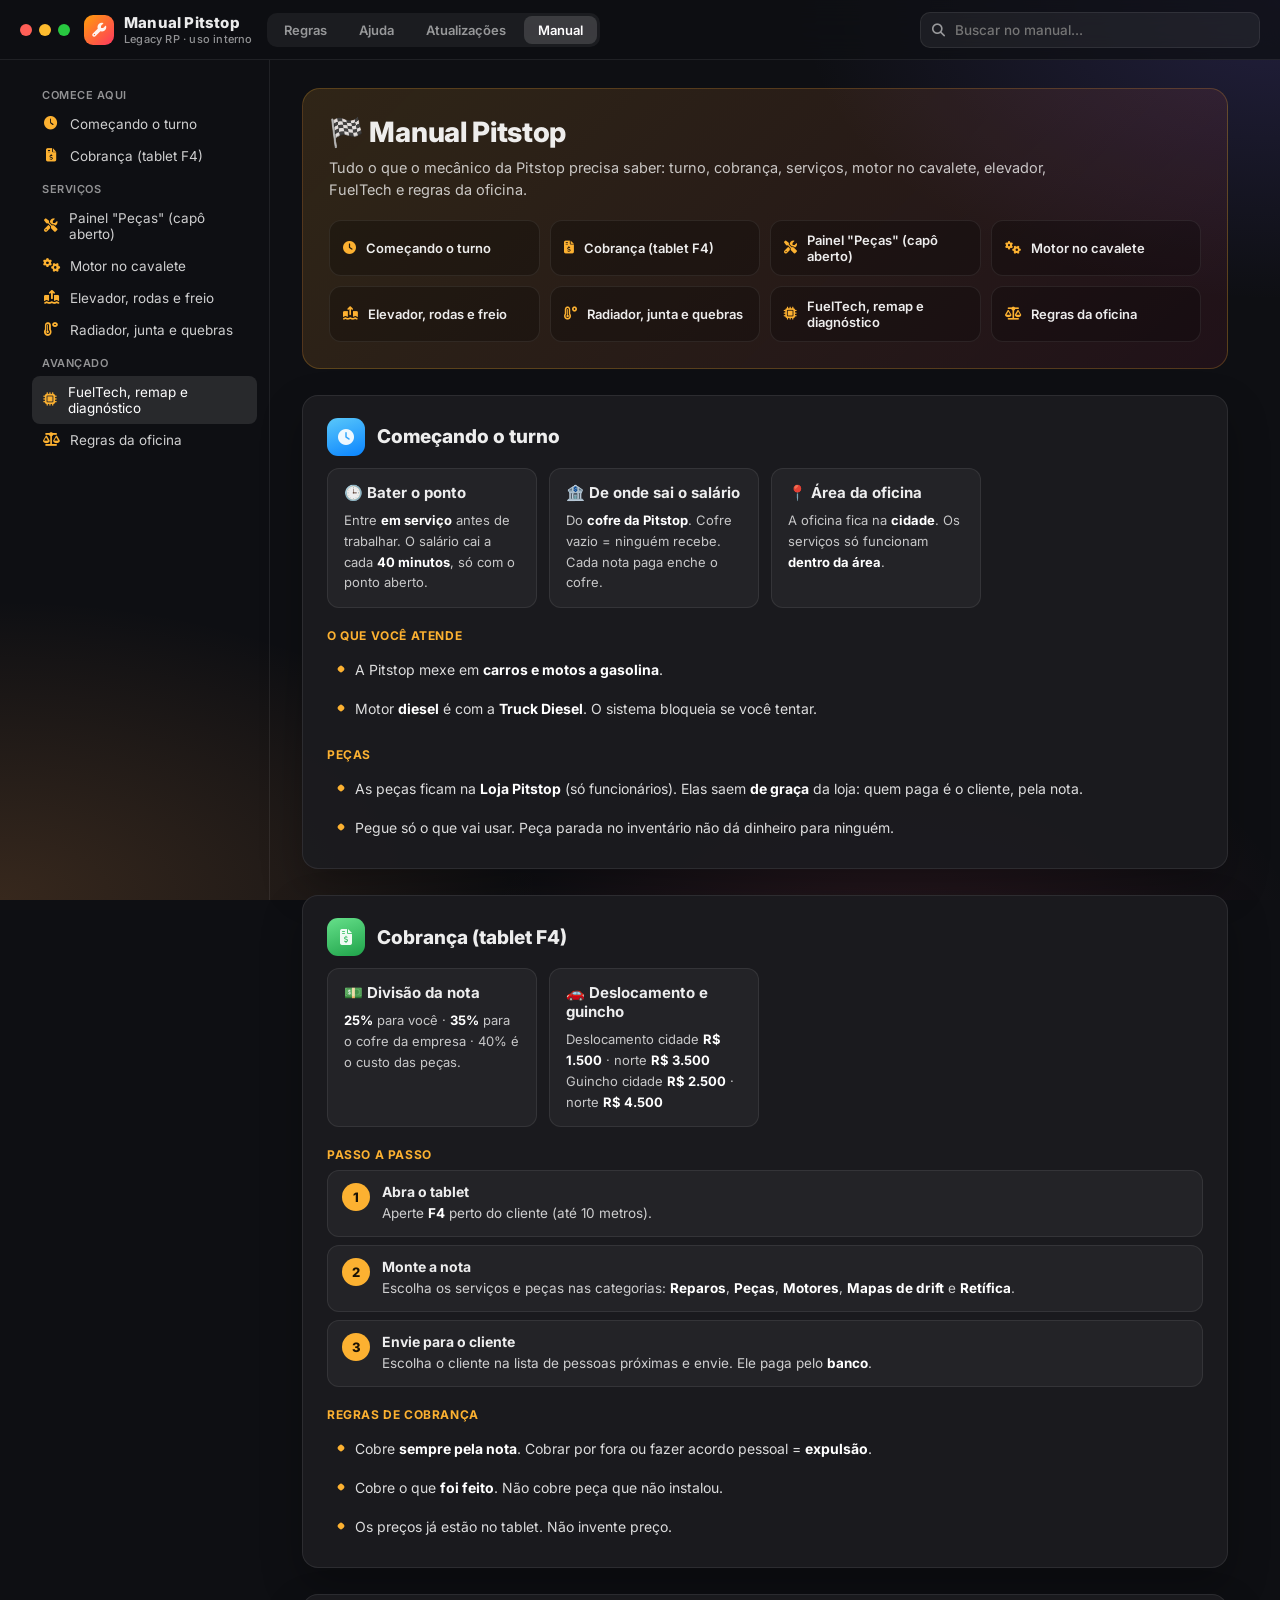
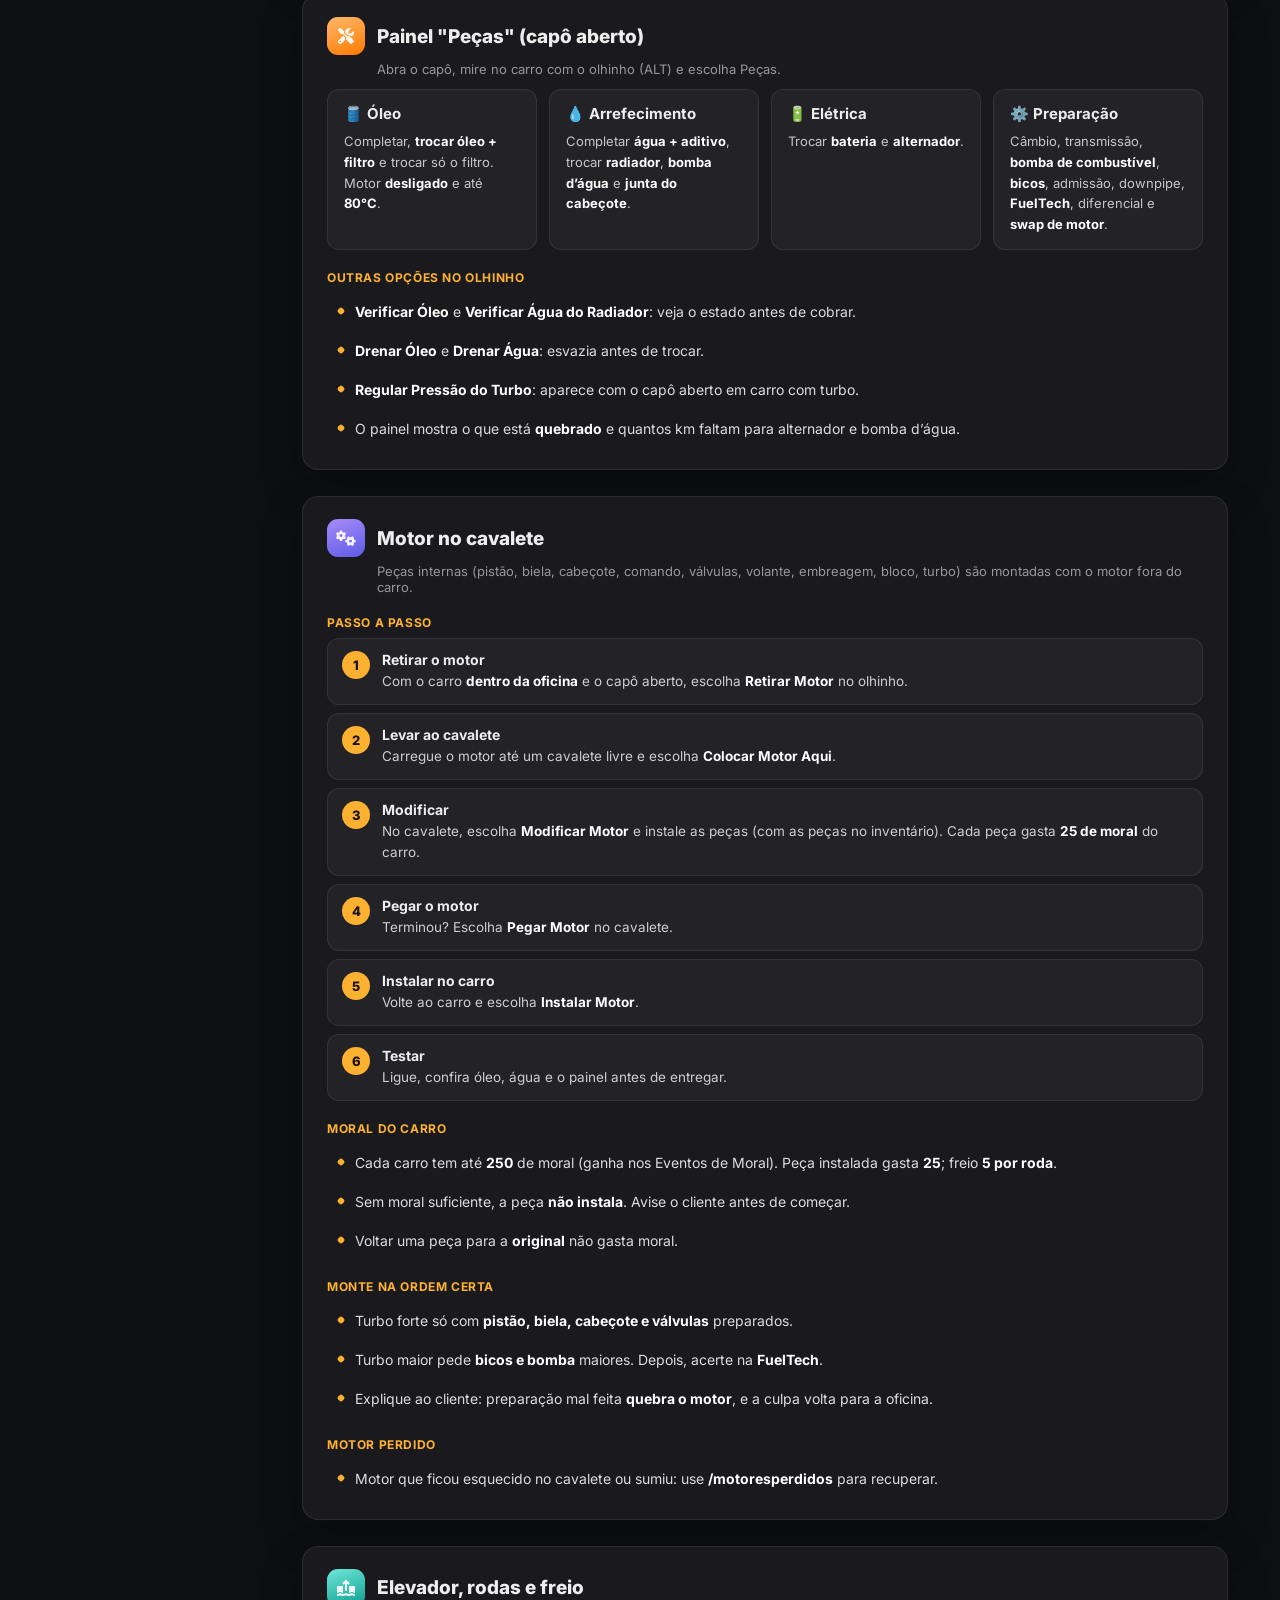
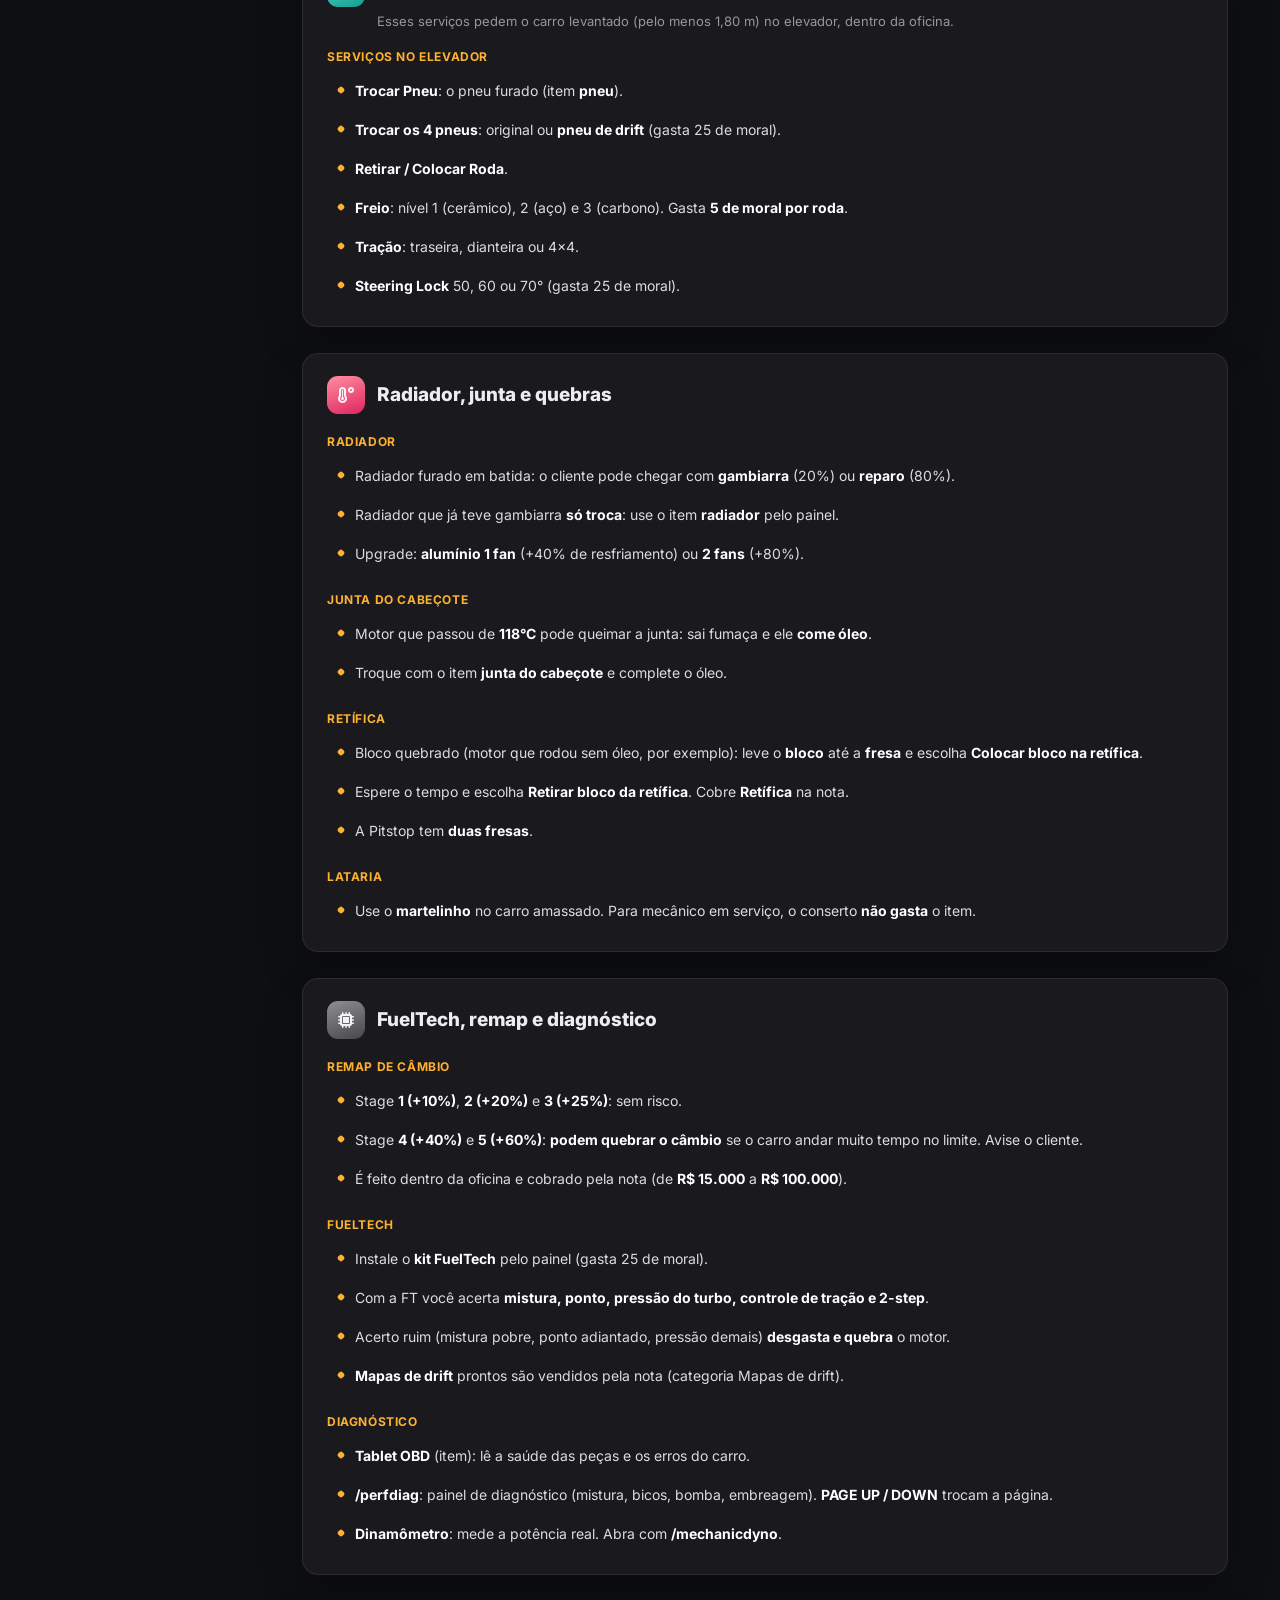
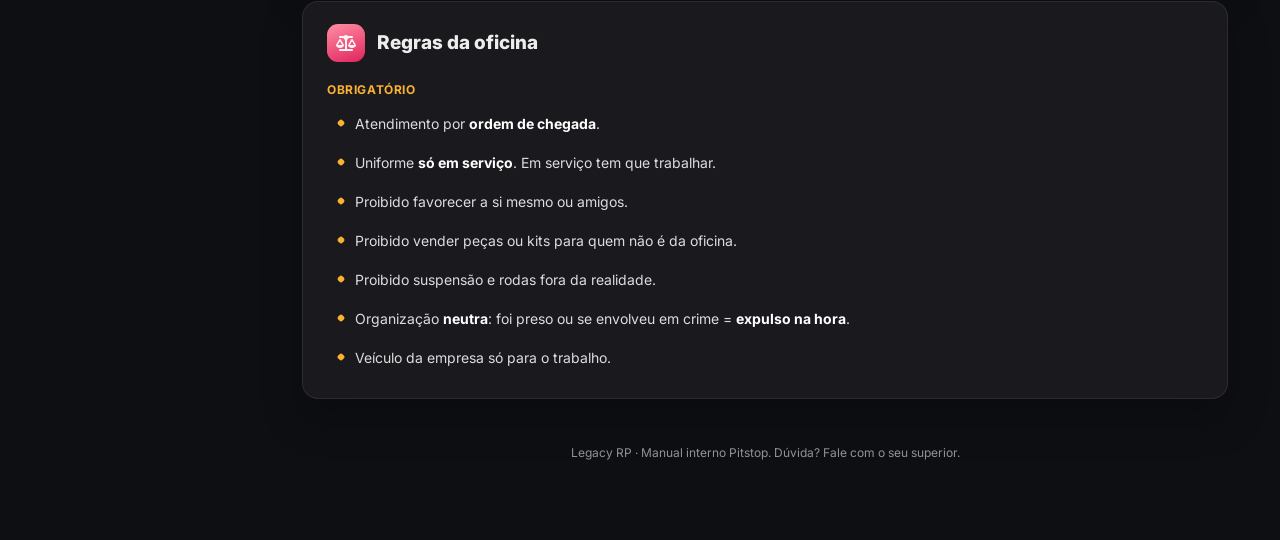
<file: manual-pitstop.html>
<!DOCTYPE html>
<html lang="pt-BR">
<head>
<meta charset="UTF-8">
<meta name="viewport" content="width=device-width, initial-scale=1">
<meta name="robots" content="noindex">
<title>Manual Pitstop — Legacy RP</title>
<link href="https://fonts.googleapis.com/css2?family=Inter:wght@400;500;600;700;800&display=swap" rel="stylesheet">
<link rel="stylesheet" href="https://cdnjs.cloudflare.com/ajax/libs/font-awesome/6.5.1/css/all.min.css">
<link rel="stylesheet" href="style.css">
</head>
<body>
<header class="topbar">
  <button class="menu-btn" id="menuBtn" aria-label="Menu"><i class="fa-solid fa-bars"></i></button>
  <div class="traffic"><i></i><i></i><i></i></div>
  <a class="brand" href="#inicio"><span class="logo"><i class="fa-solid fa-wrench"></i></span><span>Manual Pitstop<small>Legacy RP · uso interno</small></span></a>
  <nav class="pages"><a href="regras.html">Regras</a><a href="ajuda.html">Ajuda</a><a href="atualizacoes.html">Atualizações</a><a href="#inicio" class="on">Manual</a></nav>
  <div class="grow"></div>
  <label class="search"><i class="fa-solid fa-magnifying-glass"></i><input id="q" type="search" placeholder="Buscar no manual..." autocomplete="off"></label>
</header>

<div class="layout">
  <aside id="side"></aside>
  <main>
    <div class="hero" id="inicio">
      <h1>🏁 Manual Pitstop</h1>
      <p>Tudo o que o mecânico da Pitstop precisa saber: turno, cobrança, serviços, motor no cavalete, elevador, FuelTech e regras da oficina.</p>
      <div class="quick" id="quick"></div>
    </div>
    <div id="content"></div>
    <div class="empty" id="empty"><i class="fa-solid fa-magnifying-glass" style="font-size:28px;margin-bottom:10px;display:block"></i>Nada encontrado.</div>
    <footer>Legacy RP · Manual interno Pitstop. Dúvida? Fale com o seu superior.</footer>
  </main>
</div>

<script src="mecanica.js"></script>
<script>const SECOES = mecanicaSecoes('pitstop');</script>
<script src="app.js"></script>
</body>
</html>
</file>
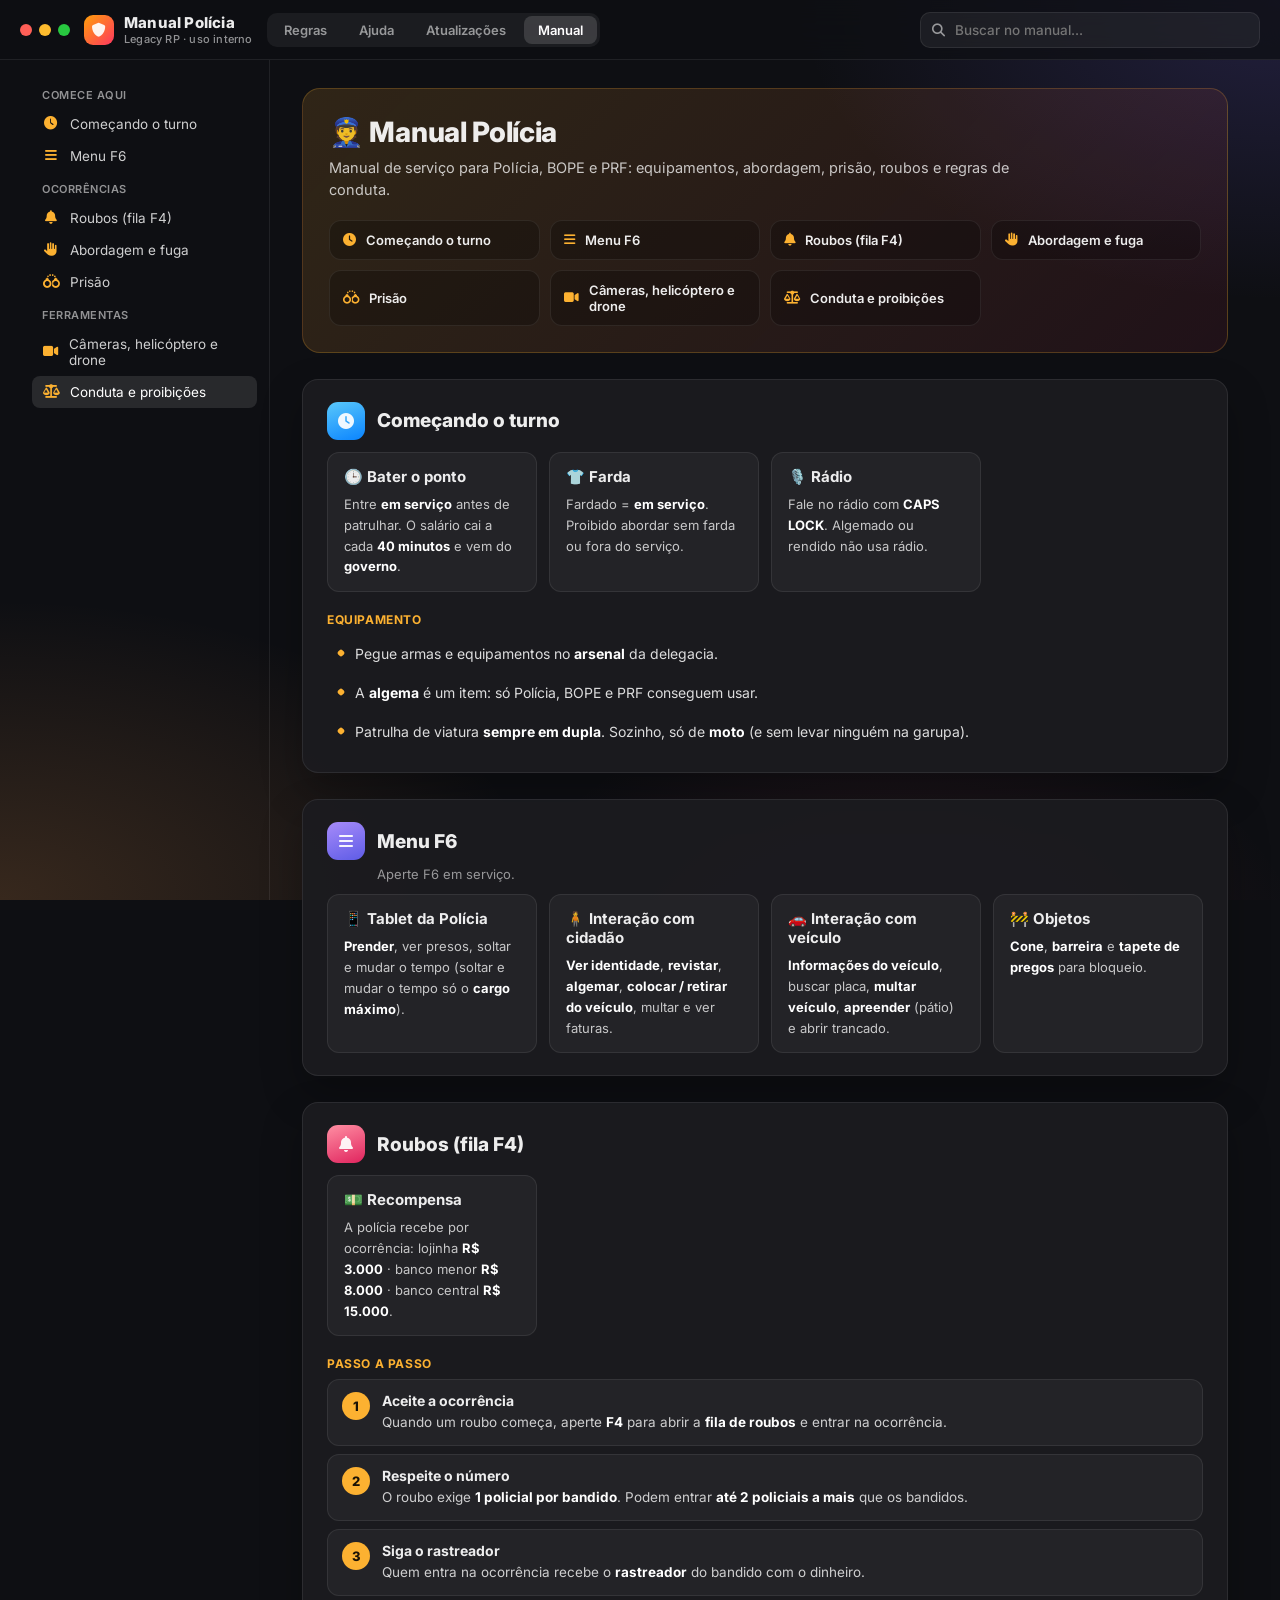
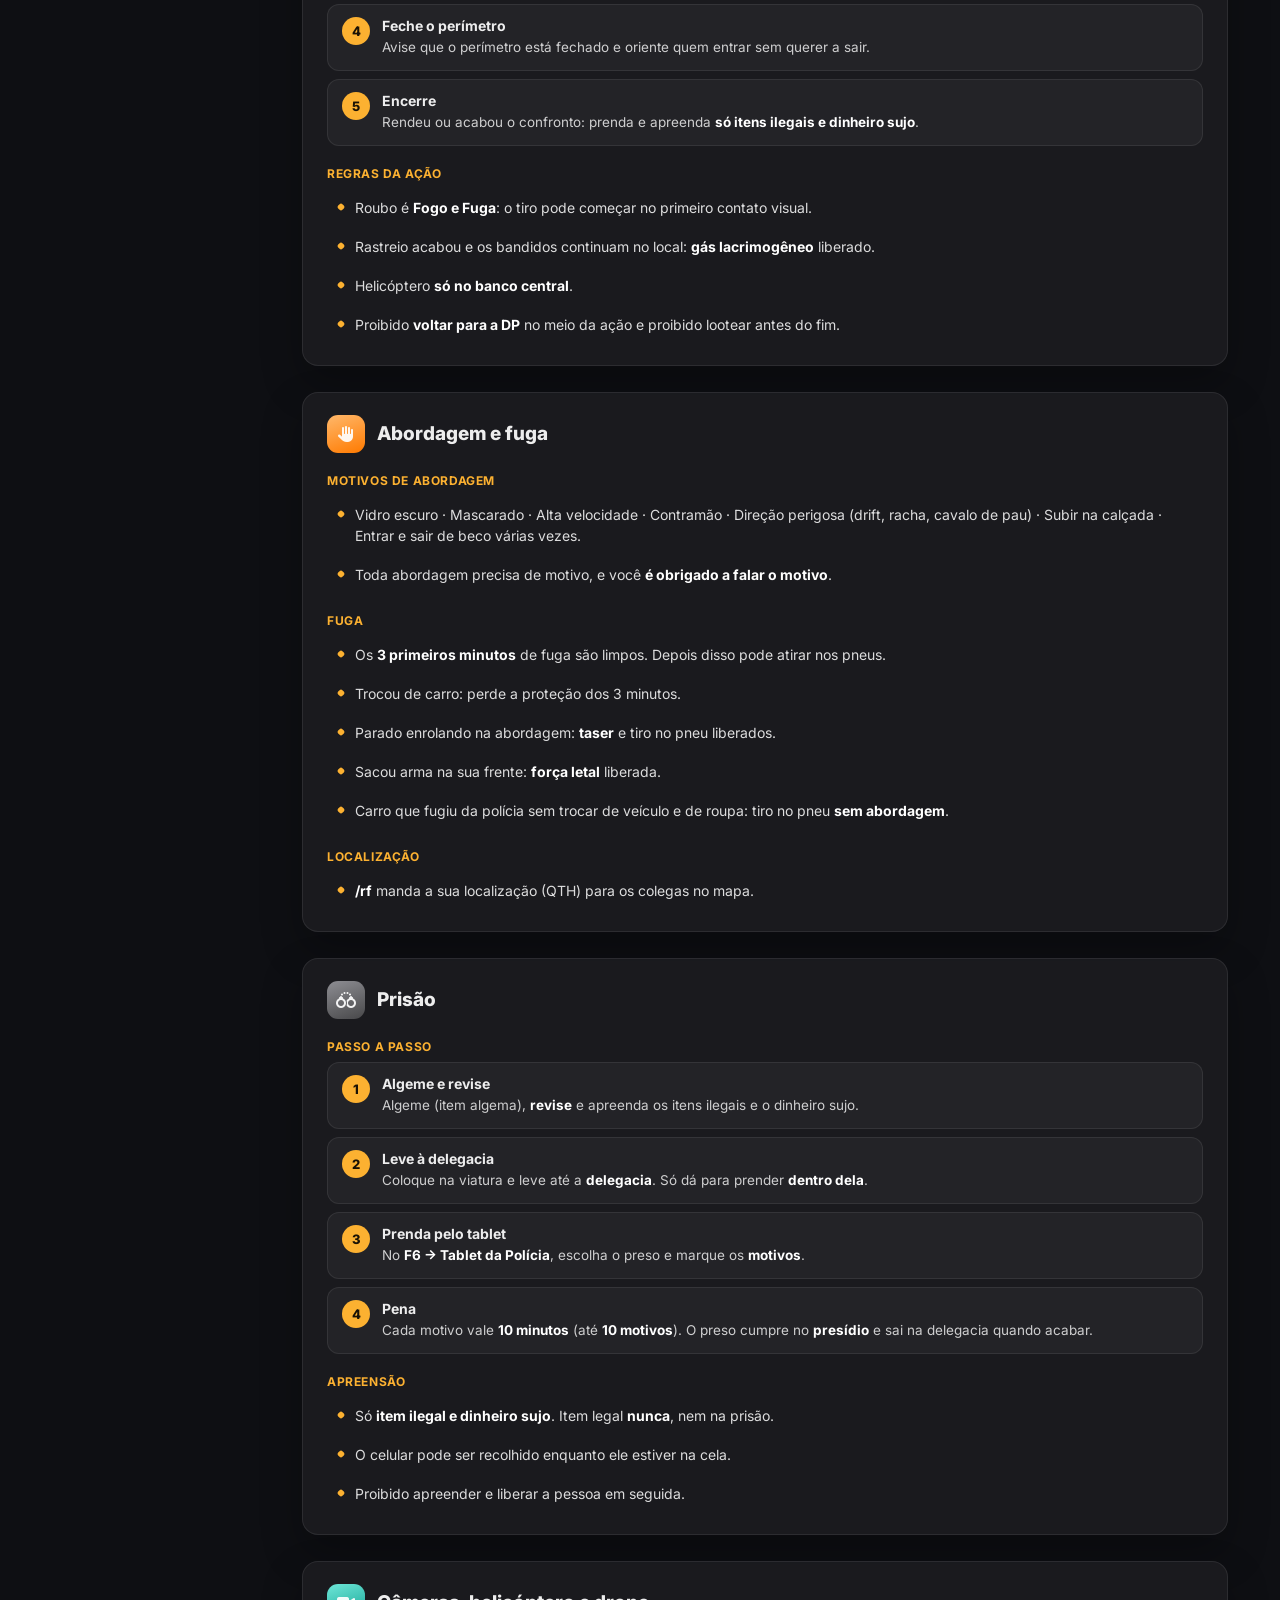
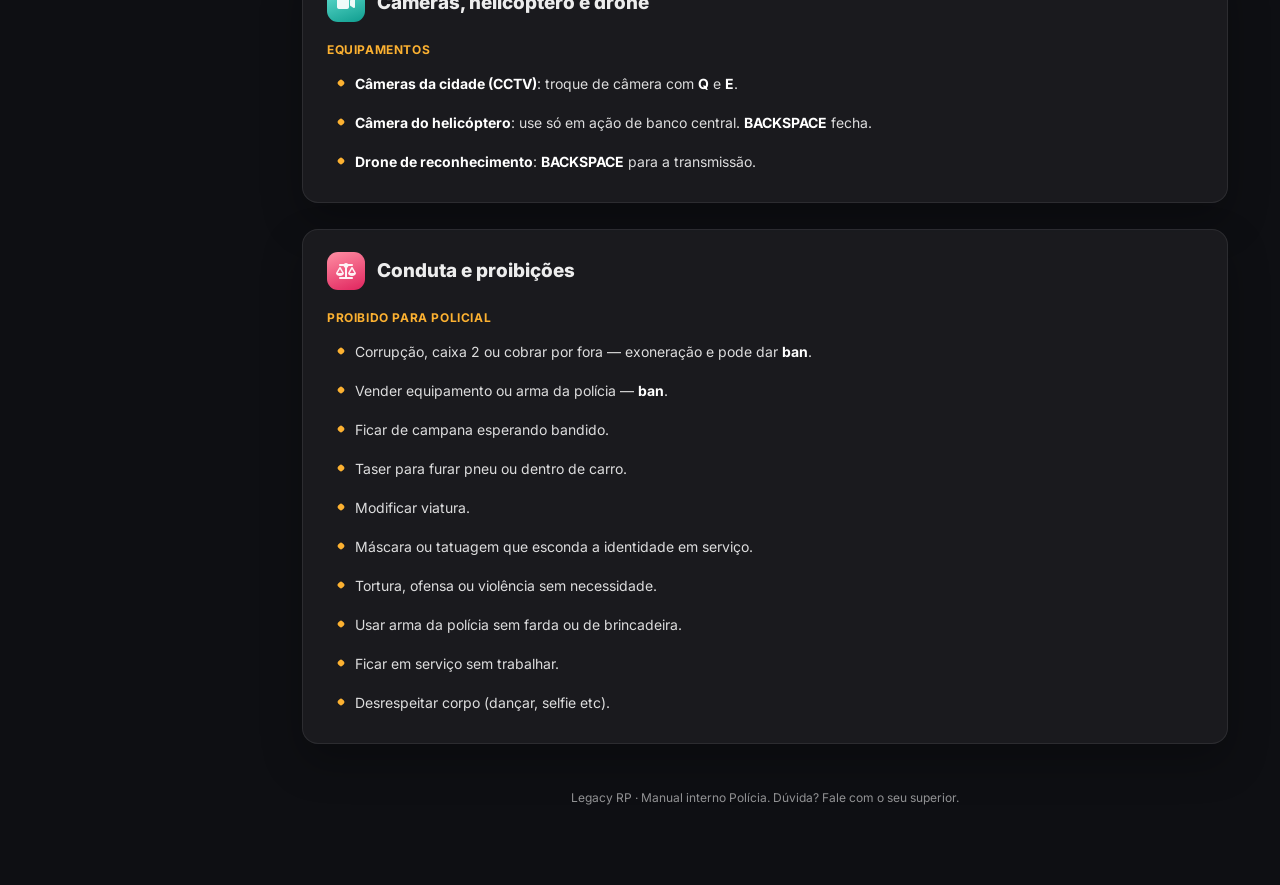
<file: manual-policia.html>
<!DOCTYPE html>
<html lang="pt-BR">
<head>
<meta charset="UTF-8">
<meta name="viewport" content="width=device-width, initial-scale=1">
<meta name="robots" content="noindex">
<title>Manual Polícia — Legacy RP</title>
<link href="https://fonts.googleapis.com/css2?family=Inter:wght@400;500;600;700;800&display=swap" rel="stylesheet">
<link rel="stylesheet" href="https://cdnjs.cloudflare.com/ajax/libs/font-awesome/6.5.1/css/all.min.css">
<link rel="stylesheet" href="style.css">
</head>
<body>
<header class="topbar">
  <button class="menu-btn" id="menuBtn" aria-label="Menu"><i class="fa-solid fa-bars"></i></button>
  <div class="traffic"><i></i><i></i><i></i></div>
  <a class="brand" href="#inicio"><span class="logo"><i class="fa-solid fa-shield"></i></span><span>Manual Polícia<small>Legacy RP · uso interno</small></span></a>
  <nav class="pages"><a href="regras.html">Regras</a><a href="ajuda.html">Ajuda</a><a href="atualizacoes.html">Atualizações</a><a href="#inicio" class="on">Manual</a></nav>
  <div class="grow"></div>
  <label class="search"><i class="fa-solid fa-magnifying-glass"></i><input id="q" type="search" placeholder="Buscar no manual..." autocomplete="off"></label>
</header>

<div class="layout">
  <aside id="side"></aside>
  <main>
    <div class="hero" id="inicio">
      <h1>👮 Manual Polícia</h1>
      <p>Manual de serviço para Polícia, BOPE e PRF: equipamentos, abordagem, prisão, roubos e regras de conduta.</p>
      <div class="quick" id="quick"></div>
    </div>
    <div id="content"></div>
    <div class="empty" id="empty"><i class="fa-solid fa-magnifying-glass" style="font-size:28px;margin-bottom:10px;display:block"></i>Nada encontrado.</div>
    <footer>Legacy RP · Manual interno Polícia. Dúvida? Fale com o seu superior.</footer>
  </main>
</div>

<script>
// Manual da Policia. Para editar: mude o texto aqui. **texto** vira negrito.
const SECOES = [
  { grupo: 'Comece aqui', id: 'turno', icon: 'fa-clock', cor: 'c1', titulo: 'Começando o turno', tiles: [
    { t: '🕒 Bater o ponto', v: 'Entre **em serviço** antes de patrulhar. O salário cai a cada **40 minutos** e vem do **governo**.' },
    { t: '👕 Farda', v: 'Fardado = **em serviço**. Proibido abordar sem farda ou fora do serviço.' },
    { t: '🎙️ Rádio', v: 'Fale no rádio com **CAPS LOCK**. Algemado ou rendido não usa rádio.' },
  ], blocos: [{ h: 'Equipamento', itens: [
    'Pegue armas e equipamentos no **arsenal** da delegacia.',
    'A **algema** é um item: só Polícia, BOPE e PRF conseguem usar.',
    'Patrulha de viatura **sempre em dupla**. Sozinho, só de **moto** (e sem levar ninguém na garupa).',
  ]}]},

  { id: 'f6', icon: 'fa-bars', cor: 'c2', titulo: 'Menu F6', sub: 'Aperte F6 em serviço.',
    tiles: [
      { t: '📱 Tablet da Polícia', v: '**Prender**, ver presos, soltar e mudar o tempo (soltar e mudar o tempo só o **cargo máximo**).' },
      { t: '🧍 Interação com cidadão', v: '**Ver identidade**, **revistar**, **algemar**, **colocar / retirar do veículo**, multar e ver faturas.' },
      { t: '🚗 Interação com veículo', v: '**Informações do veículo**, buscar placa, **multar veículo**, **apreender** (pátio) e abrir trancado.' },
      { t: '🚧 Objetos', v: '**Cone**, **barreira** e **tapete de pregos** para bloqueio.' },
    ],
  },

  { grupo: 'Ocorrências', id: 'roubos', icon: 'fa-bell', cor: 'c6', titulo: 'Roubos (fila F4)', passos: [
    ['Aceite a ocorrência', 'Quando um roubo começa, aperte **F4** para abrir a **fila de roubos** e entrar na ocorrência.'],
    ['Respeite o número', 'O roubo exige **1 policial por bandido**. Podem entrar **até 2 policiais a mais** que os bandidos.'],
    ['Siga o rastreador', 'Quem entra na ocorrência recebe o **rastreador** do bandido com o dinheiro.'],
    ['Feche o perímetro', 'Avise que o perímetro está fechado e oriente quem entrar sem querer a sair.'],
    ['Encerre', 'Rendeu ou acabou o confronto: prenda e apreenda **só itens ilegais e dinheiro sujo**.'],
  ], tiles: [
    { t: '💵 Recompensa', v: 'A polícia recebe por ocorrência: lojinha **R$ 3.000** · banco menor **R$ 8.000** · banco central **R$ 15.000**.' },
  ], blocos: [{ h: 'Regras da ação', itens: [
    'Roubo é **Fogo e Fuga**: o tiro pode começar no primeiro contato visual.',
    'Rastreio acabou e os bandidos continuam no local: **gás lacrimogêneo** liberado.',
    'Helicóptero **só no banco central**.',
    'Proibido **voltar para a DP** no meio da ação e proibido lootear antes do fim.',
  ]}]},

  { id: 'abordagem', icon: 'fa-hand', cor: 'c4', titulo: 'Abordagem e fuga', blocos: [
    { h: 'Motivos de abordagem', itens: [
      'Vidro escuro · Mascarado · Alta velocidade · Contramão · Direção perigosa (drift, racha, cavalo de pau) · Subir na calçada · Entrar e sair de beco várias vezes.',
      'Toda abordagem precisa de motivo, e você **é obrigado a falar o motivo**.',
    ]},
    { h: 'Fuga', itens: [
      'Os **3 primeiros minutos** de fuga são limpos. Depois disso pode atirar nos pneus.',
      'Trocou de carro: perde a proteção dos 3 minutos.',
      'Parado enrolando na abordagem: **taser** e tiro no pneu liberados.',
      'Sacou arma na sua frente: **força letal** liberada.',
      'Carro que fugiu da polícia sem trocar de veículo e de roupa: tiro no pneu **sem abordagem**.',
    ]},
    { h: 'Localização', itens: [
      '**/rf** manda a sua localização (QTH) para os colegas no mapa.',
    ]},
  ]},

  { id: 'prisao', icon: 'fa-handcuffs', cor: 'c7', titulo: 'Prisão', passos: [
    ['Algeme e revise', 'Algeme (item algema), **revise** e apreenda os itens ilegais e o dinheiro sujo.'],
    ['Leve à delegacia', 'Coloque na viatura e leve até a **delegacia**. Só dá para prender **dentro dela**.'],
    ['Prenda pelo tablet', 'No **F6 → Tablet da Polícia**, escolha o preso e marque os **motivos**.'],
    ['Pena', 'Cada motivo vale **10 minutos** (até **10 motivos**). O preso cumpre no **presídio** e sai na delegacia quando acabar.'],
  ], blocos: [{ h: 'Apreensão', itens: [
    'Só **item ilegal e dinheiro sujo**. Item legal **nunca**, nem na prisão.',
    'O celular pode ser recolhido enquanto ele estiver na cela.',
    'Proibido apreender e liberar a pessoa em seguida.',
  ]}]},

  { grupo: 'Ferramentas', id: 'ferramentas', icon: 'fa-video', cor: 'c5', titulo: 'Câmeras, helicóptero e drone', blocos: [{ h: 'Equipamentos', itens: [
    '**Câmeras da cidade (CCTV)**: troque de câmera com **Q** e **E**.',
    '**Câmera do helicóptero**: use só em ação de banco central. **BACKSPACE** fecha.',
    '**Drone de reconhecimento**: **BACKSPACE** para a transmissão.',
  ]}]},

  { id: 'conduta', icon: 'fa-scale-balanced', cor: 'c6', titulo: 'Conduta e proibições', blocos: [{ h: 'Proibido para policial', itens: [
    'Corrupção, caixa 2 ou cobrar por fora — exoneração e pode dar **ban**.',
    'Vender equipamento ou arma da polícia — **ban**.',
    'Ficar de campana esperando bandido.',
    'Taser para furar pneu ou dentro de carro.',
    'Modificar viatura.',
    'Máscara ou tatuagem que esconda a identidade em serviço.',
    'Tortura, ofensa ou violência sem necessidade.',
    'Usar arma da polícia sem farda ou de brincadeira.',
    'Ficar em serviço sem trabalhar.',
    'Desrespeitar corpo (dançar, selfie etc).',
  ]}]},
];
</script>
<script src="app.js"></script>
</body>
</html>
</file>
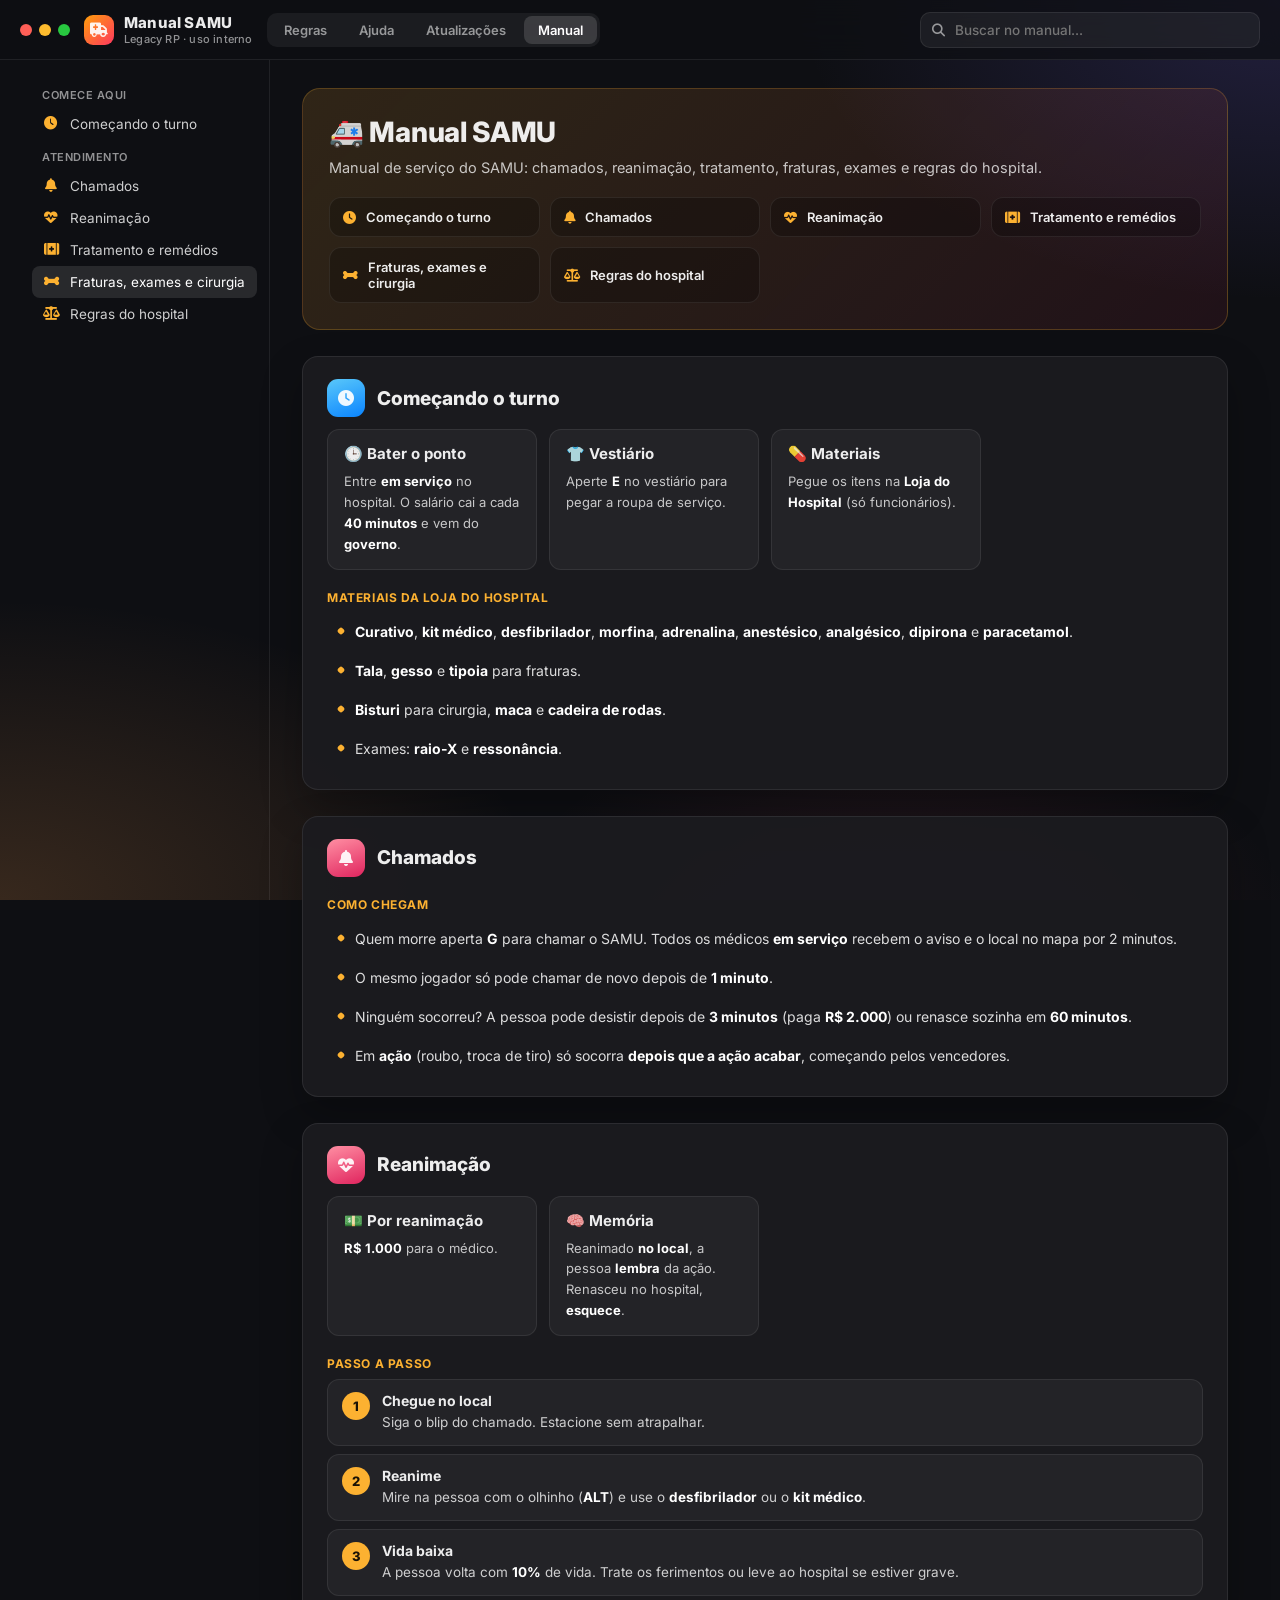
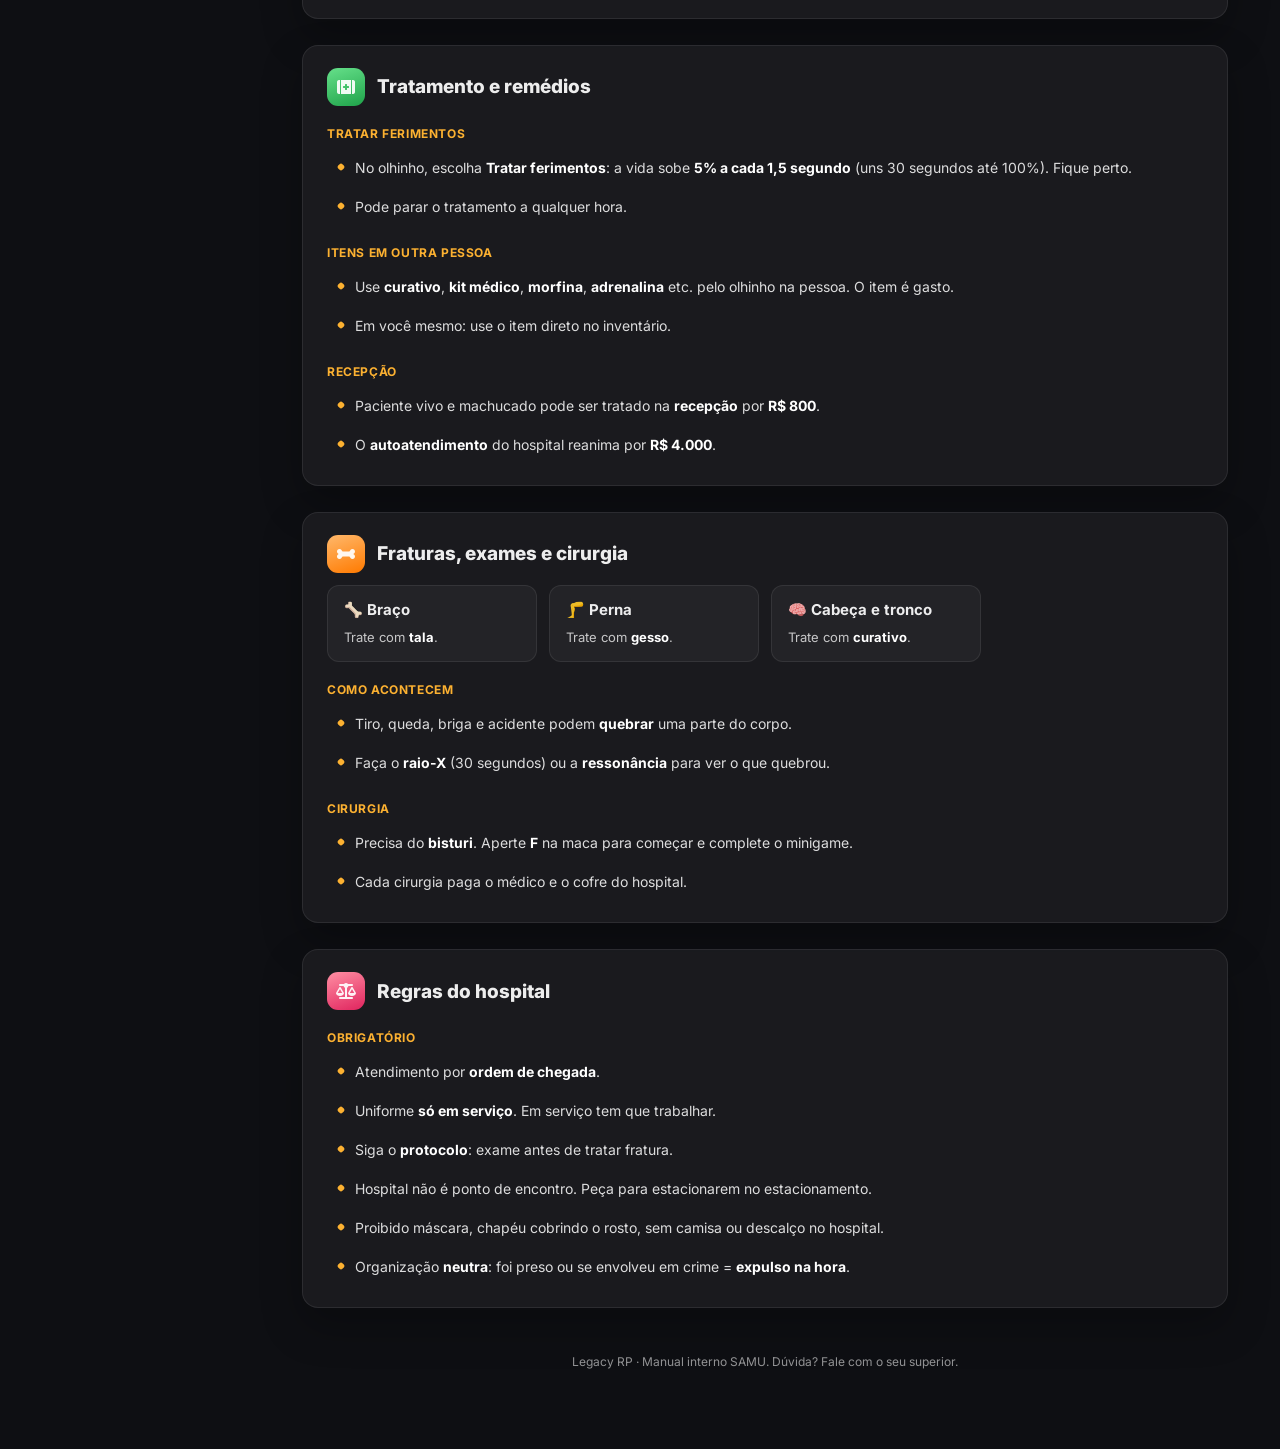
<file: manual-samu.html>
<!DOCTYPE html>
<html lang="pt-BR">
<head>
<meta charset="UTF-8">
<meta name="viewport" content="width=device-width, initial-scale=1">
<meta name="robots" content="noindex">
<title>Manual SAMU — Legacy RP</title>
<link href="https://fonts.googleapis.com/css2?family=Inter:wght@400;500;600;700;800&display=swap" rel="stylesheet">
<link rel="stylesheet" href="https://cdnjs.cloudflare.com/ajax/libs/font-awesome/6.5.1/css/all.min.css">
<link rel="stylesheet" href="style.css">
</head>
<body>
<header class="topbar">
  <button class="menu-btn" id="menuBtn" aria-label="Menu"><i class="fa-solid fa-bars"></i></button>
  <div class="traffic"><i></i><i></i><i></i></div>
  <a class="brand" href="#inicio"><span class="logo"><i class="fa-solid fa-truck-medical"></i></span><span>Manual SAMU<small>Legacy RP · uso interno</small></span></a>
  <nav class="pages"><a href="regras.html">Regras</a><a href="ajuda.html">Ajuda</a><a href="atualizacoes.html">Atualizações</a><a href="#inicio" class="on">Manual</a></nav>
  <div class="grow"></div>
  <label class="search"><i class="fa-solid fa-magnifying-glass"></i><input id="q" type="search" placeholder="Buscar no manual..." autocomplete="off"></label>
</header>

<div class="layout">
  <aside id="side"></aside>
  <main>
    <div class="hero" id="inicio">
      <h1>🚑 Manual SAMU</h1>
      <p>Manual de serviço do SAMU: chamados, reanimação, tratamento, fraturas, exames e regras do hospital.</p>
      <div class="quick" id="quick"></div>
    </div>
    <div id="content"></div>
    <div class="empty" id="empty"><i class="fa-solid fa-magnifying-glass" style="font-size:28px;margin-bottom:10px;display:block"></i>Nada encontrado.</div>
    <footer>Legacy RP · Manual interno SAMU. Dúvida? Fale com o seu superior.</footer>
  </main>
</div>

<script>
// Manual do SAMU. Para editar: mude o texto aqui. **texto** vira negrito.
const SECOES = [
  { grupo: 'Comece aqui', id: 'turno', icon: 'fa-clock', cor: 'c1', titulo: 'Começando o turno', tiles: [
    { t: '🕒 Bater o ponto', v: 'Entre **em serviço** no hospital. O salário cai a cada **40 minutos** e vem do **governo**.' },
    { t: '👕 Vestiário', v: 'Aperte **E** no vestiário para pegar a roupa de serviço.' },
    { t: '💊 Materiais', v: 'Pegue os itens na **Loja do Hospital** (só funcionários).' },
  ], blocos: [{ h: 'Materiais da loja do hospital', itens: [
    '**Curativo**, **kit médico**, **desfibrilador**, **morfina**, **adrenalina**, **anestésico**, **analgésico**, **dipirona** e **paracetamol**.',
    '**Tala**, **gesso** e **tipoia** para fraturas.',
    '**Bisturi** para cirurgia, **maca** e **cadeira de rodas**.',
    'Exames: **raio-X** e **ressonância**.',
  ]}]},

  { grupo: 'Atendimento', id: 'chamados', icon: 'fa-bell', cor: 'c6', titulo: 'Chamados', blocos: [{ h: 'Como chegam', itens: [
    'Quem morre aperta **G** para chamar o SAMU. Todos os médicos **em serviço** recebem o aviso e o local no mapa por 2 minutos.',
    'O mesmo jogador só pode chamar de novo depois de **1 minuto**.',
    'Ninguém socorreu? A pessoa pode desistir depois de **3 minutos** (paga **R$ 2.000**) ou renasce sozinha em **60 minutos**.',
    'Em **ação** (roubo, troca de tiro) só socorra **depois que a ação acabar**, começando pelos vencedores.',
  ]}]},

  { id: 'reanimar', icon: 'fa-heart-pulse', cor: 'c6', titulo: 'Reanimação', passos: [
    ['Chegue no local', 'Siga o blip do chamado. Estacione sem atrapalhar.'],
    ['Reanime', 'Mire na pessoa com o olhinho (**ALT**) e use o **desfibrilador** ou o **kit médico**.'],
    ['Vida baixa', 'A pessoa volta com **10%** de vida. Trate os ferimentos ou leve ao hospital se estiver grave.'],
  ], tiles: [
    { t: '💵 Por reanimação', v: '**R$ 1.000** para o médico.' },
    { t: '🧠 Memória', v: 'Reanimado **no local**, a pessoa **lembra** da ação. Renasceu no hospital, **esquece**.' },
  ]},

  { id: 'tratamento', icon: 'fa-kit-medical', cor: 'c3', titulo: 'Tratamento e remédios', blocos: [
    { h: 'Tratar ferimentos', itens: [
      'No olhinho, escolha **Tratar ferimentos**: a vida sobe **5% a cada 1,5 segundo** (uns 30 segundos até 100%). Fique perto.',
      'Pode parar o tratamento a qualquer hora.',
    ]},
    { h: 'Itens em outra pessoa', itens: [
      'Use **curativo**, **kit médico**, **morfina**, **adrenalina** etc. pelo olhinho na pessoa. O item é gasto.',
      'Em você mesmo: use o item direto no inventário.',
    ]},
    { h: 'Recepção', itens: [
      'Paciente vivo e machucado pode ser tratado na **recepção** por **R$ 800**.',
      'O **autoatendimento** do hospital reanima por **R$ 4.000**.',
    ]},
  ]},

  { id: 'fraturas', icon: 'fa-bone', cor: 'c4', titulo: 'Fraturas, exames e cirurgia', tiles: [
    { t: '🦴 Braço', v: 'Trate com **tala**.' },
    { t: '🦵 Perna', v: 'Trate com **gesso**.' },
    { t: '🧠 Cabeça e tronco', v: 'Trate com **curativo**.' },
  ], blocos: [
    { h: 'Como acontecem', itens: [
      'Tiro, queda, briga e acidente podem **quebrar** uma parte do corpo.',
      'Faça o **raio-X** (30 segundos) ou a **ressonância** para ver o que quebrou.',
    ]},
    { h: 'Cirurgia', itens: [
      'Precisa do **bisturi**. Aperte **F** na maca para começar e complete o minigame.',
      'Cada cirurgia paga o médico e o cofre do hospital.',
    ]},
  ]},

  { id: 'regras', icon: 'fa-scale-balanced', cor: 'c6', titulo: 'Regras do hospital', blocos: [{ h: 'Obrigatório', itens: [
    'Atendimento por **ordem de chegada**.',
    'Uniforme **só em serviço**. Em serviço tem que trabalhar.',
    'Siga o **protocolo**: exame antes de tratar fratura.',
    'Hospital não é ponto de encontro. Peça para estacionarem no estacionamento.',
    'Proibido máscara, chapéu cobrindo o rosto, sem camisa ou descalço no hospital.',
    'Organização **neutra**: foi preso ou se envolveu em crime = **expulso na hora**.',
  ]}]},
];
</script>
<script src="app.js"></script>
</body>
</html>
</file>
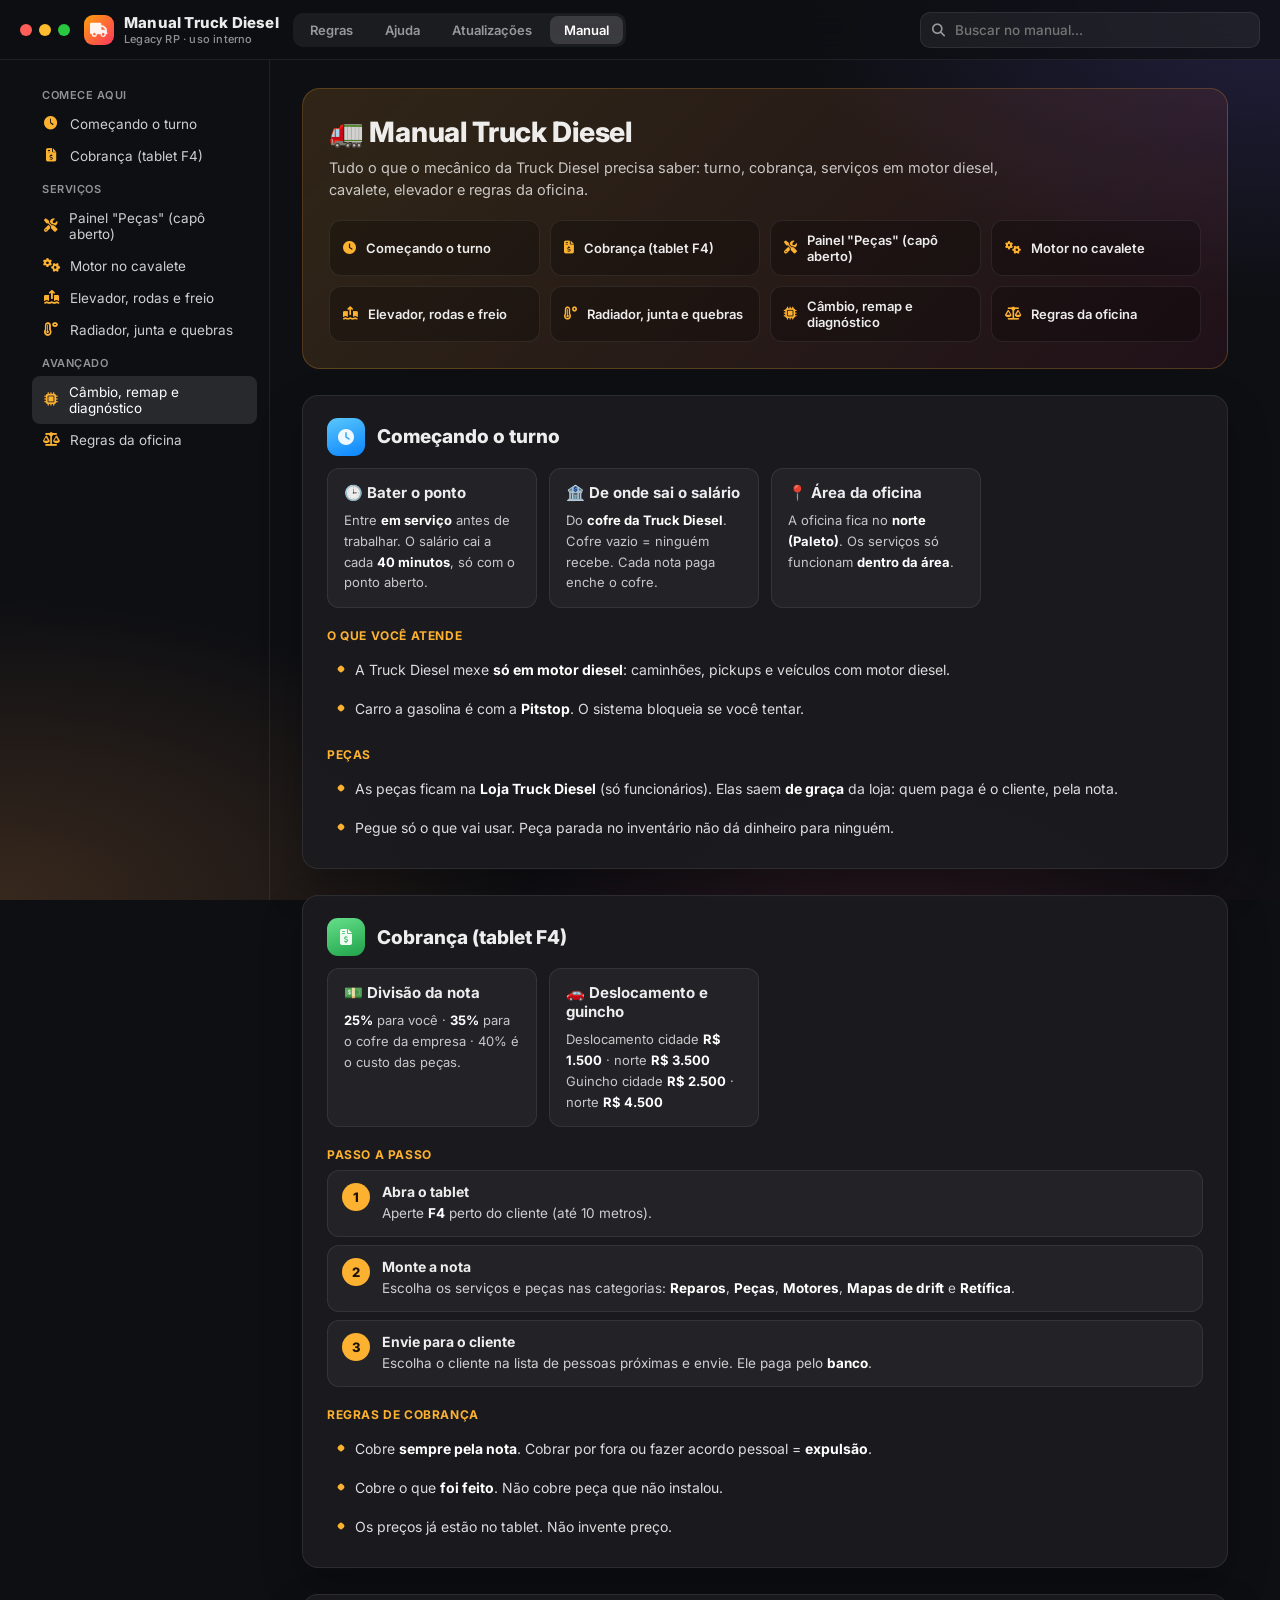
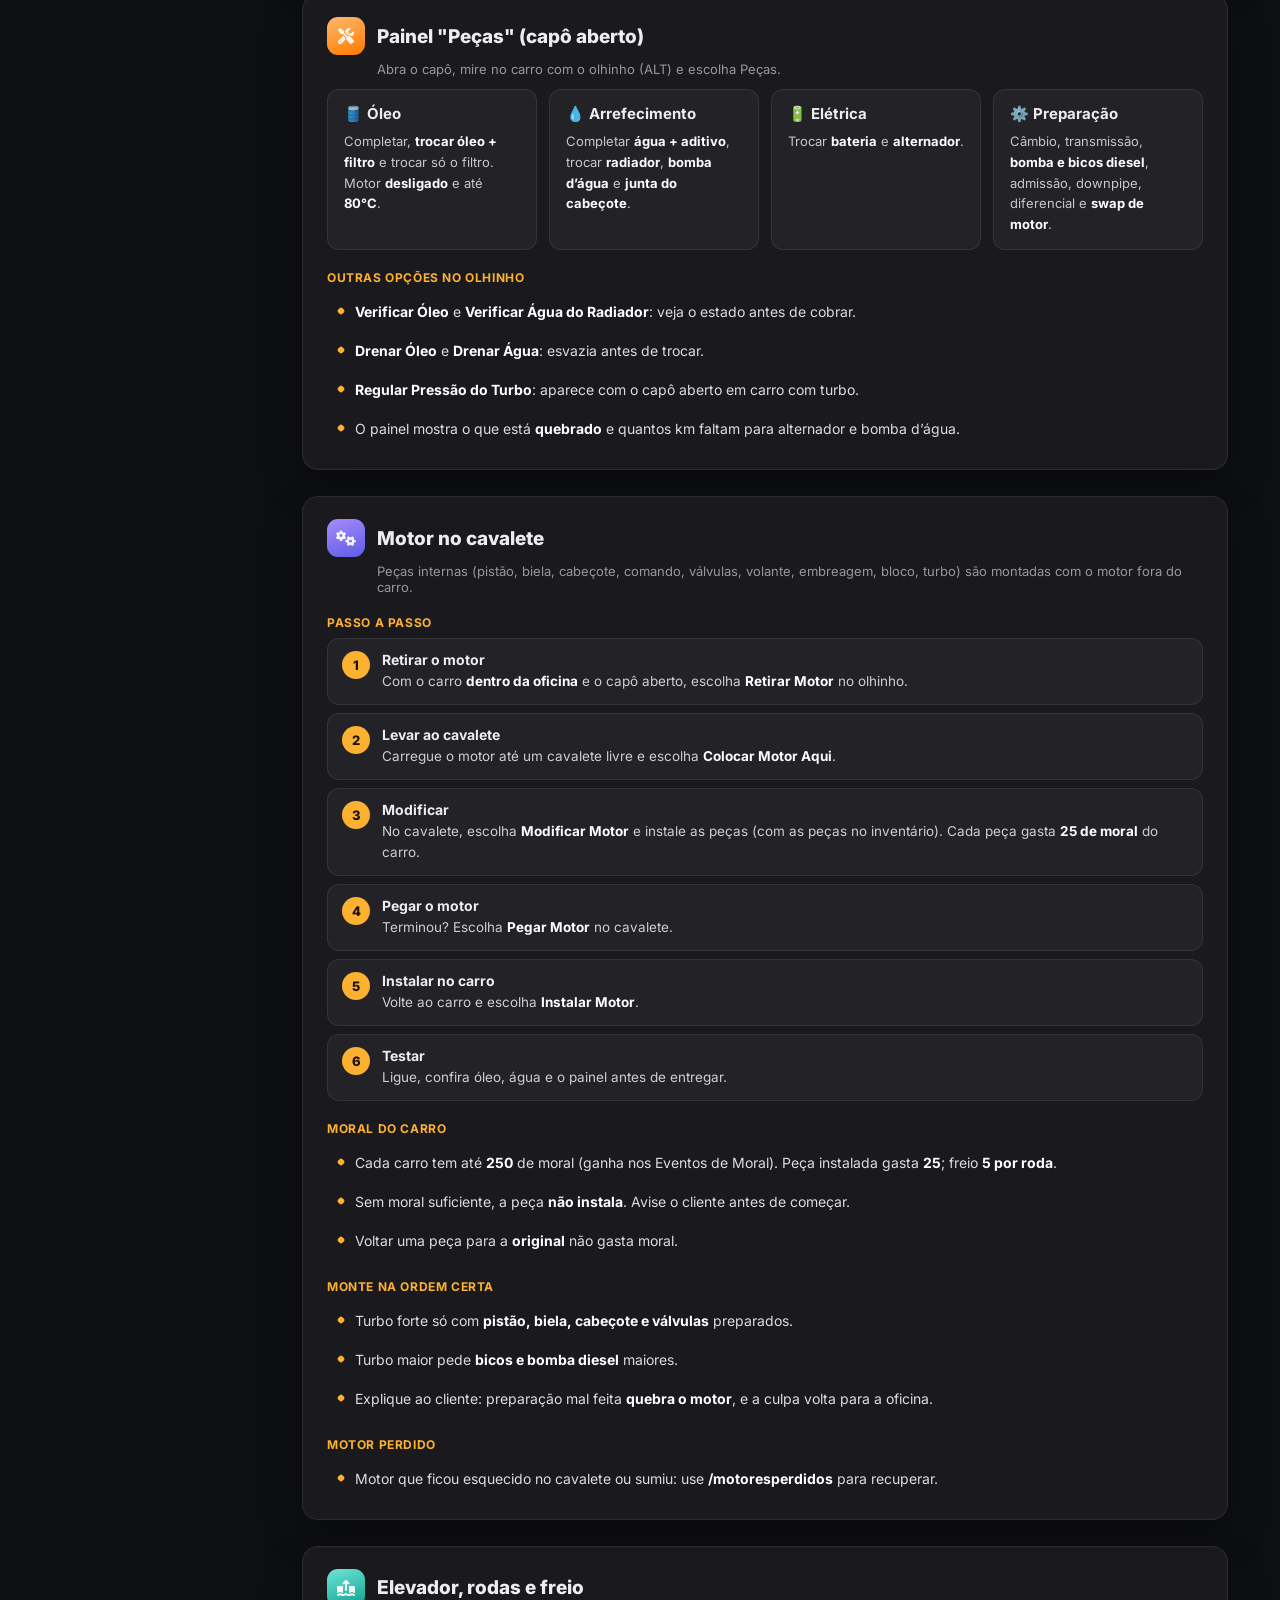
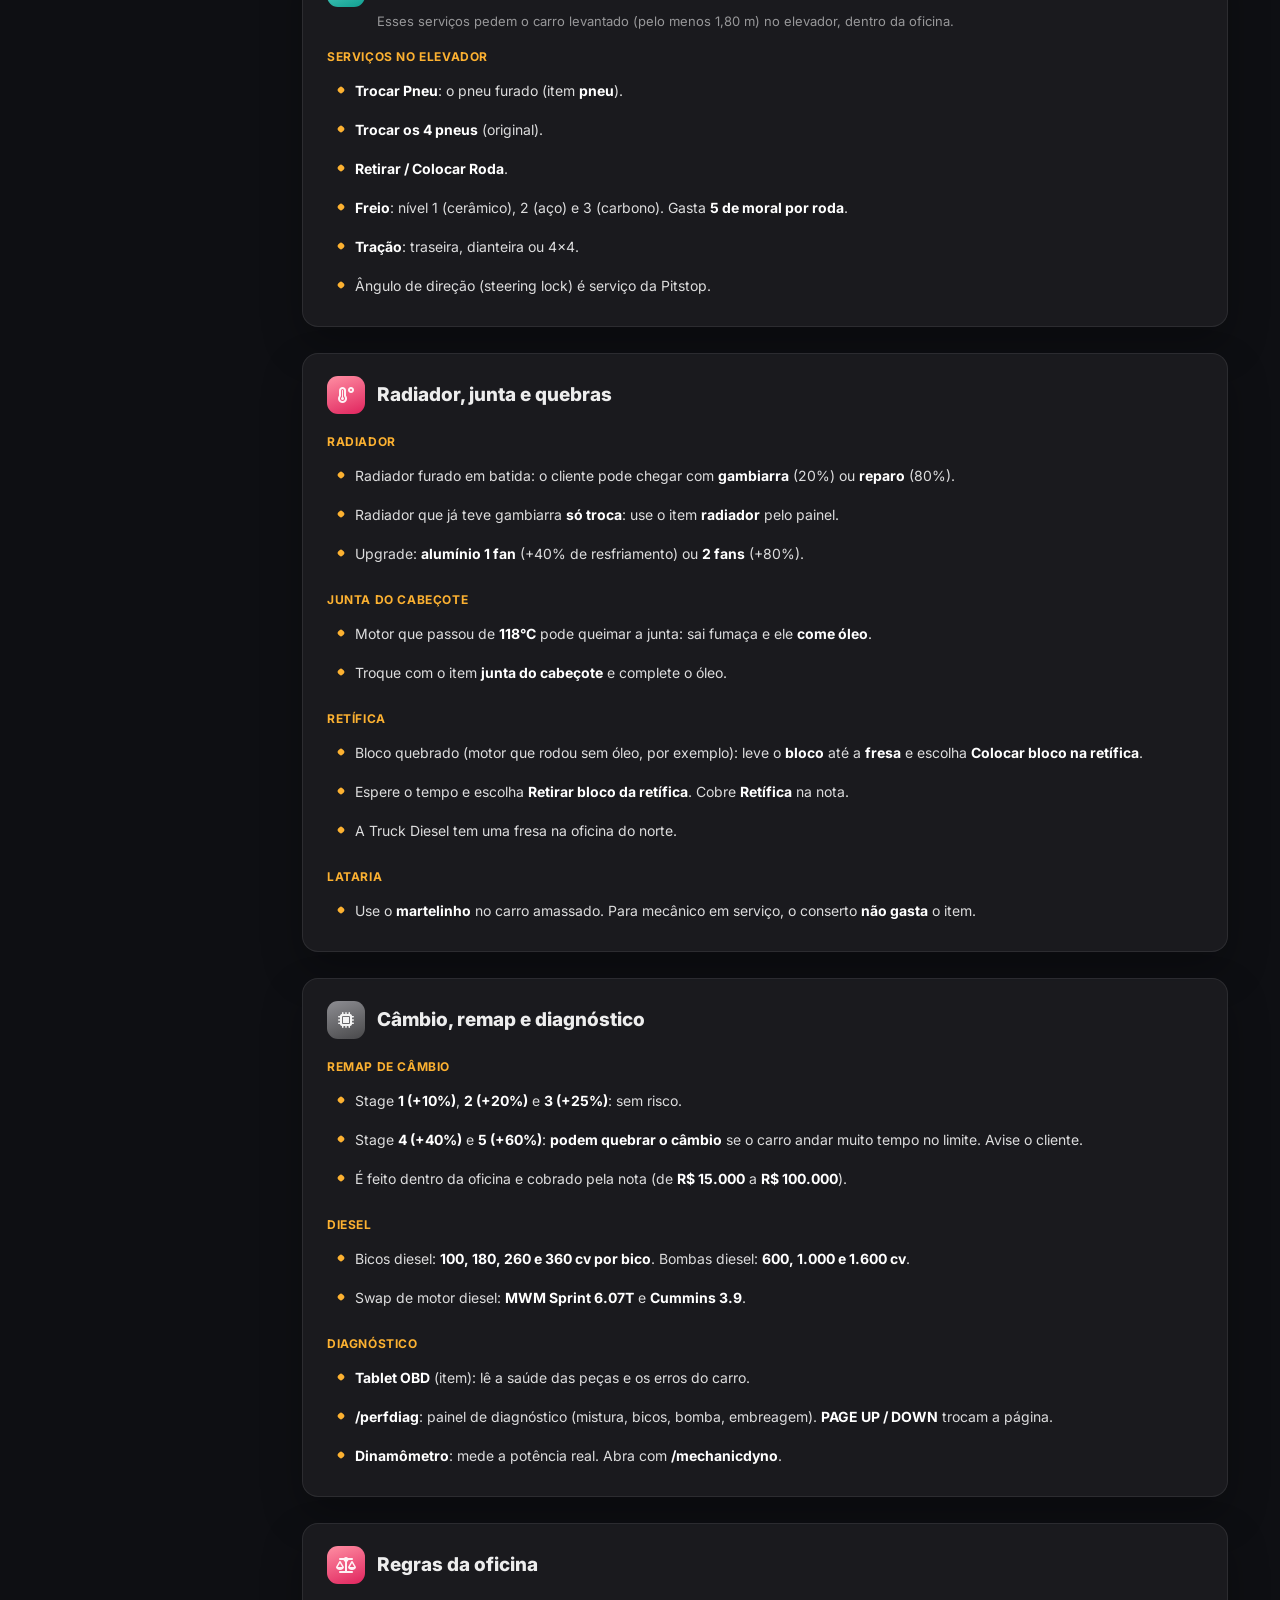
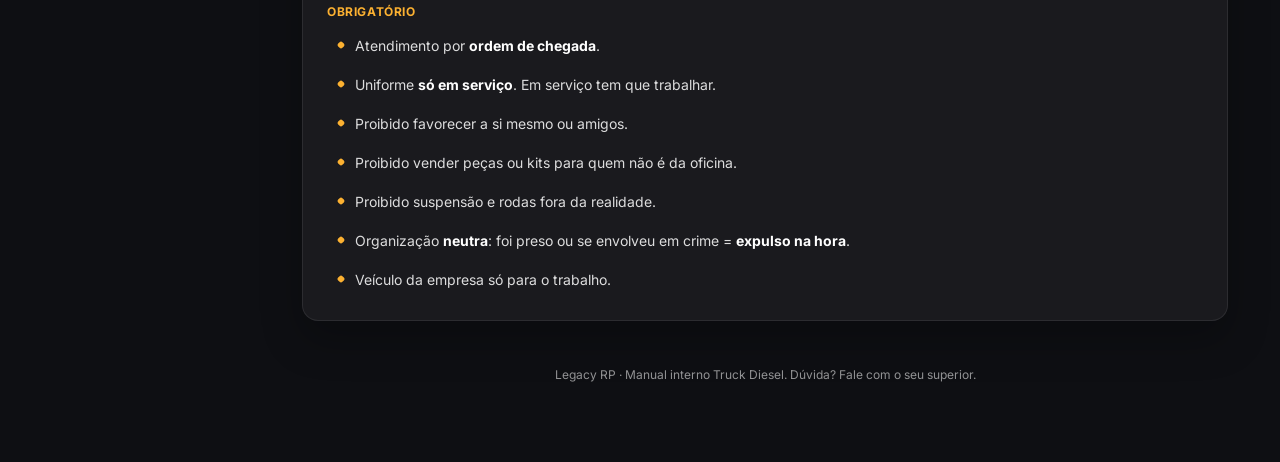
<file: manual-truck.html>
<!DOCTYPE html>
<html lang="pt-BR">
<head>
<meta charset="UTF-8">
<meta name="viewport" content="width=device-width, initial-scale=1">
<meta name="robots" content="noindex">
<title>Manual Truck Diesel — Legacy RP</title>
<link href="https://fonts.googleapis.com/css2?family=Inter:wght@400;500;600;700;800&display=swap" rel="stylesheet">
<link rel="stylesheet" href="https://cdnjs.cloudflare.com/ajax/libs/font-awesome/6.5.1/css/all.min.css">
<link rel="stylesheet" href="style.css">
</head>
<body>
<header class="topbar">
  <button class="menu-btn" id="menuBtn" aria-label="Menu"><i class="fa-solid fa-bars"></i></button>
  <div class="traffic"><i></i><i></i><i></i></div>
  <a class="brand" href="#inicio"><span class="logo"><i class="fa-solid fa-truck"></i></span><span>Manual Truck Diesel<small>Legacy RP · uso interno</small></span></a>
  <nav class="pages"><a href="regras.html">Regras</a><a href="ajuda.html">Ajuda</a><a href="atualizacoes.html">Atualizações</a><a href="#inicio" class="on">Manual</a></nav>
  <div class="grow"></div>
  <label class="search"><i class="fa-solid fa-magnifying-glass"></i><input id="q" type="search" placeholder="Buscar no manual..." autocomplete="off"></label>
</header>

<div class="layout">
  <aside id="side"></aside>
  <main>
    <div class="hero" id="inicio">
      <h1>🚛 Manual Truck Diesel</h1>
      <p>Tudo o que o mecânico da Truck Diesel precisa saber: turno, cobrança, serviços em motor diesel, cavalete, elevador e regras da oficina.</p>
      <div class="quick" id="quick"></div>
    </div>
    <div id="content"></div>
    <div class="empty" id="empty"><i class="fa-solid fa-magnifying-glass" style="font-size:28px;margin-bottom:10px;display:block"></i>Nada encontrado.</div>
    <footer>Legacy RP · Manual interno Truck Diesel. Dúvida? Fale com o seu superior.</footer>
  </main>
</div>

<script src="mecanica.js"></script>
<script>const SECOES = mecanicaSecoes('truck');</script>
<script src="app.js"></script>
</body>
</html>
</file>
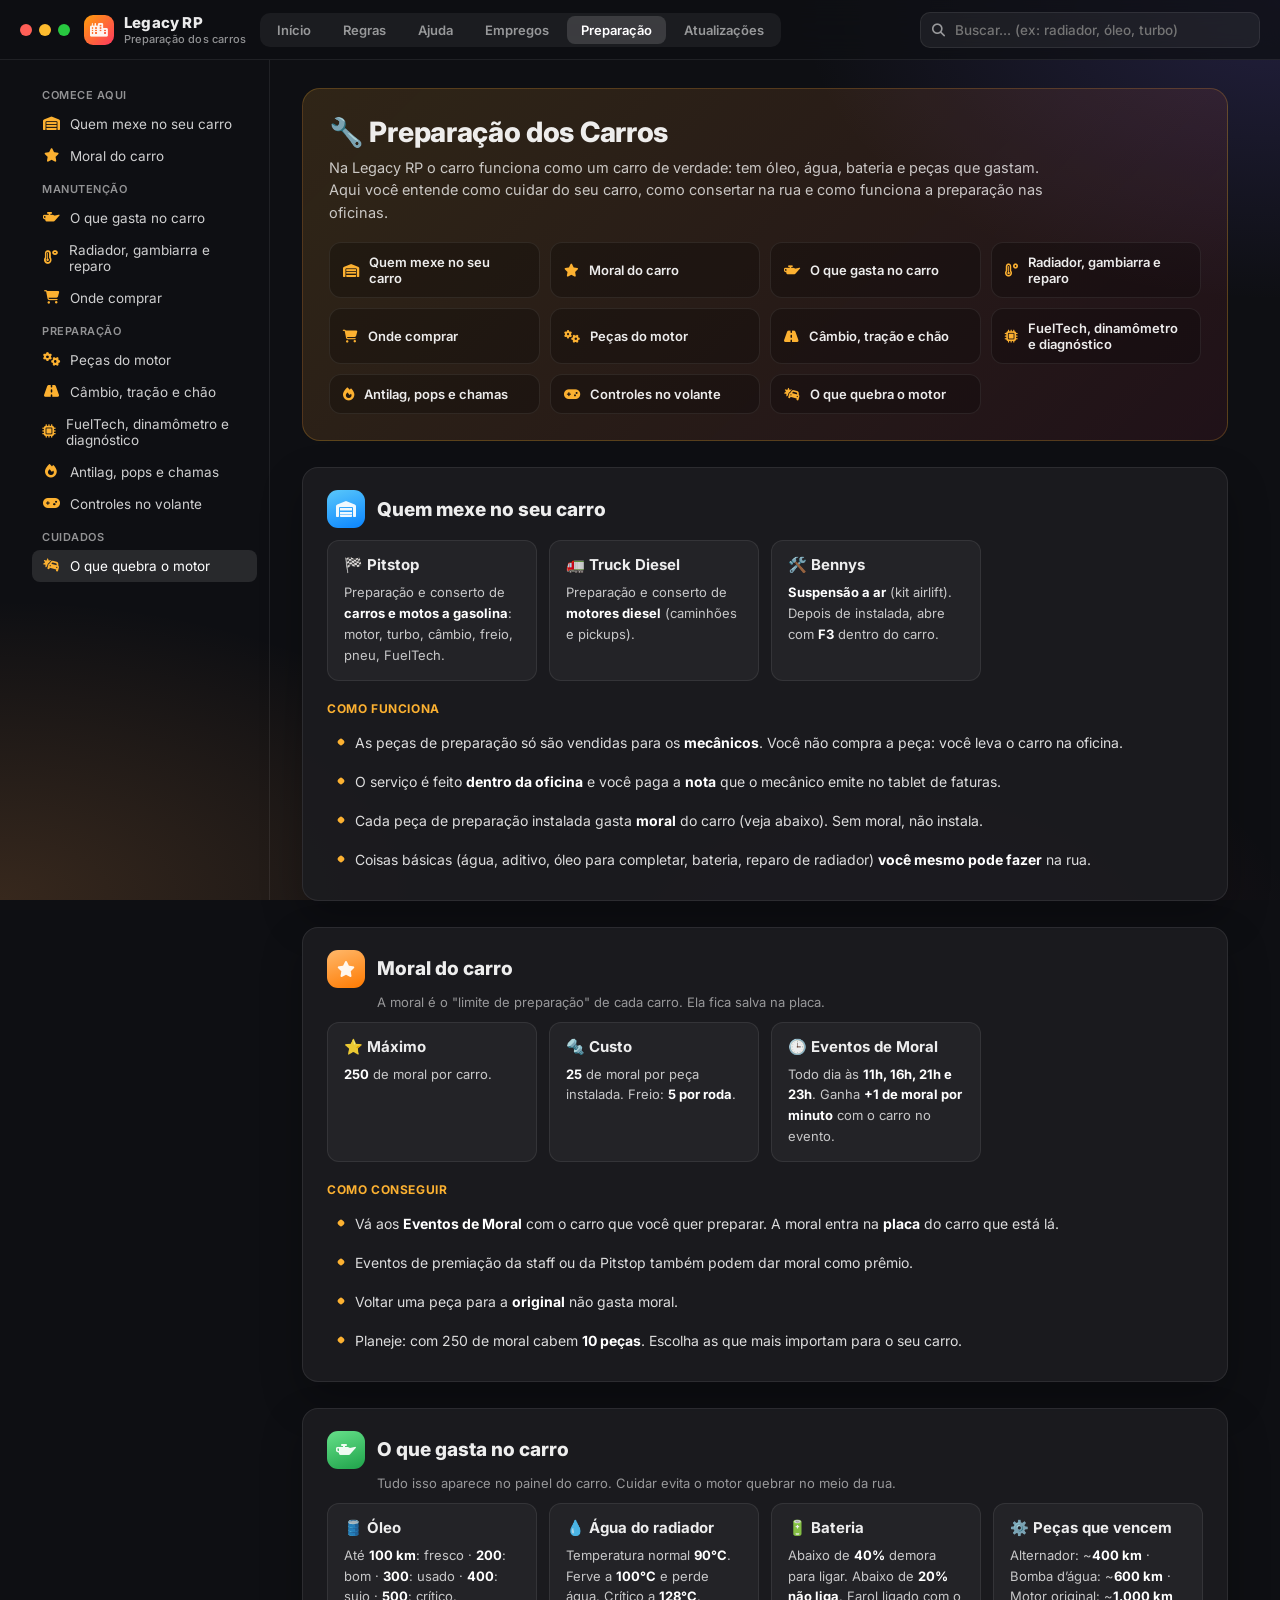
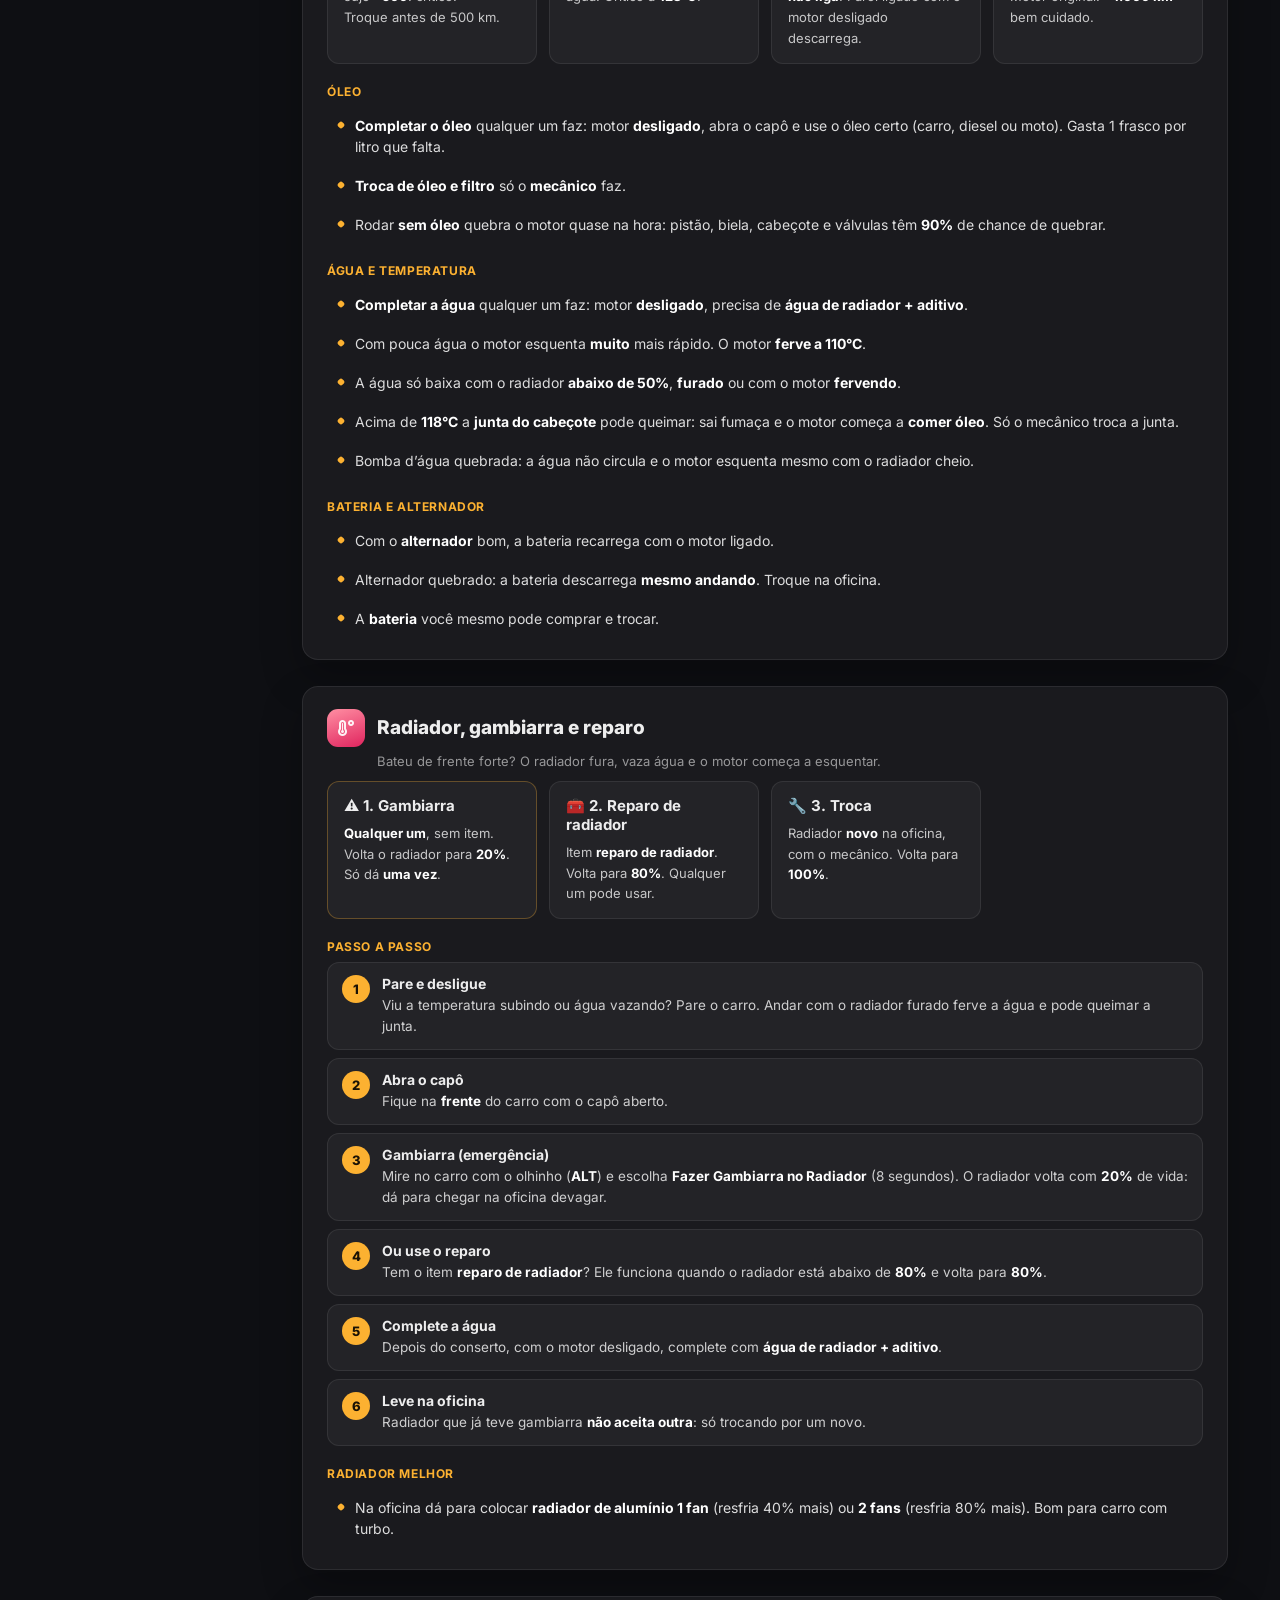
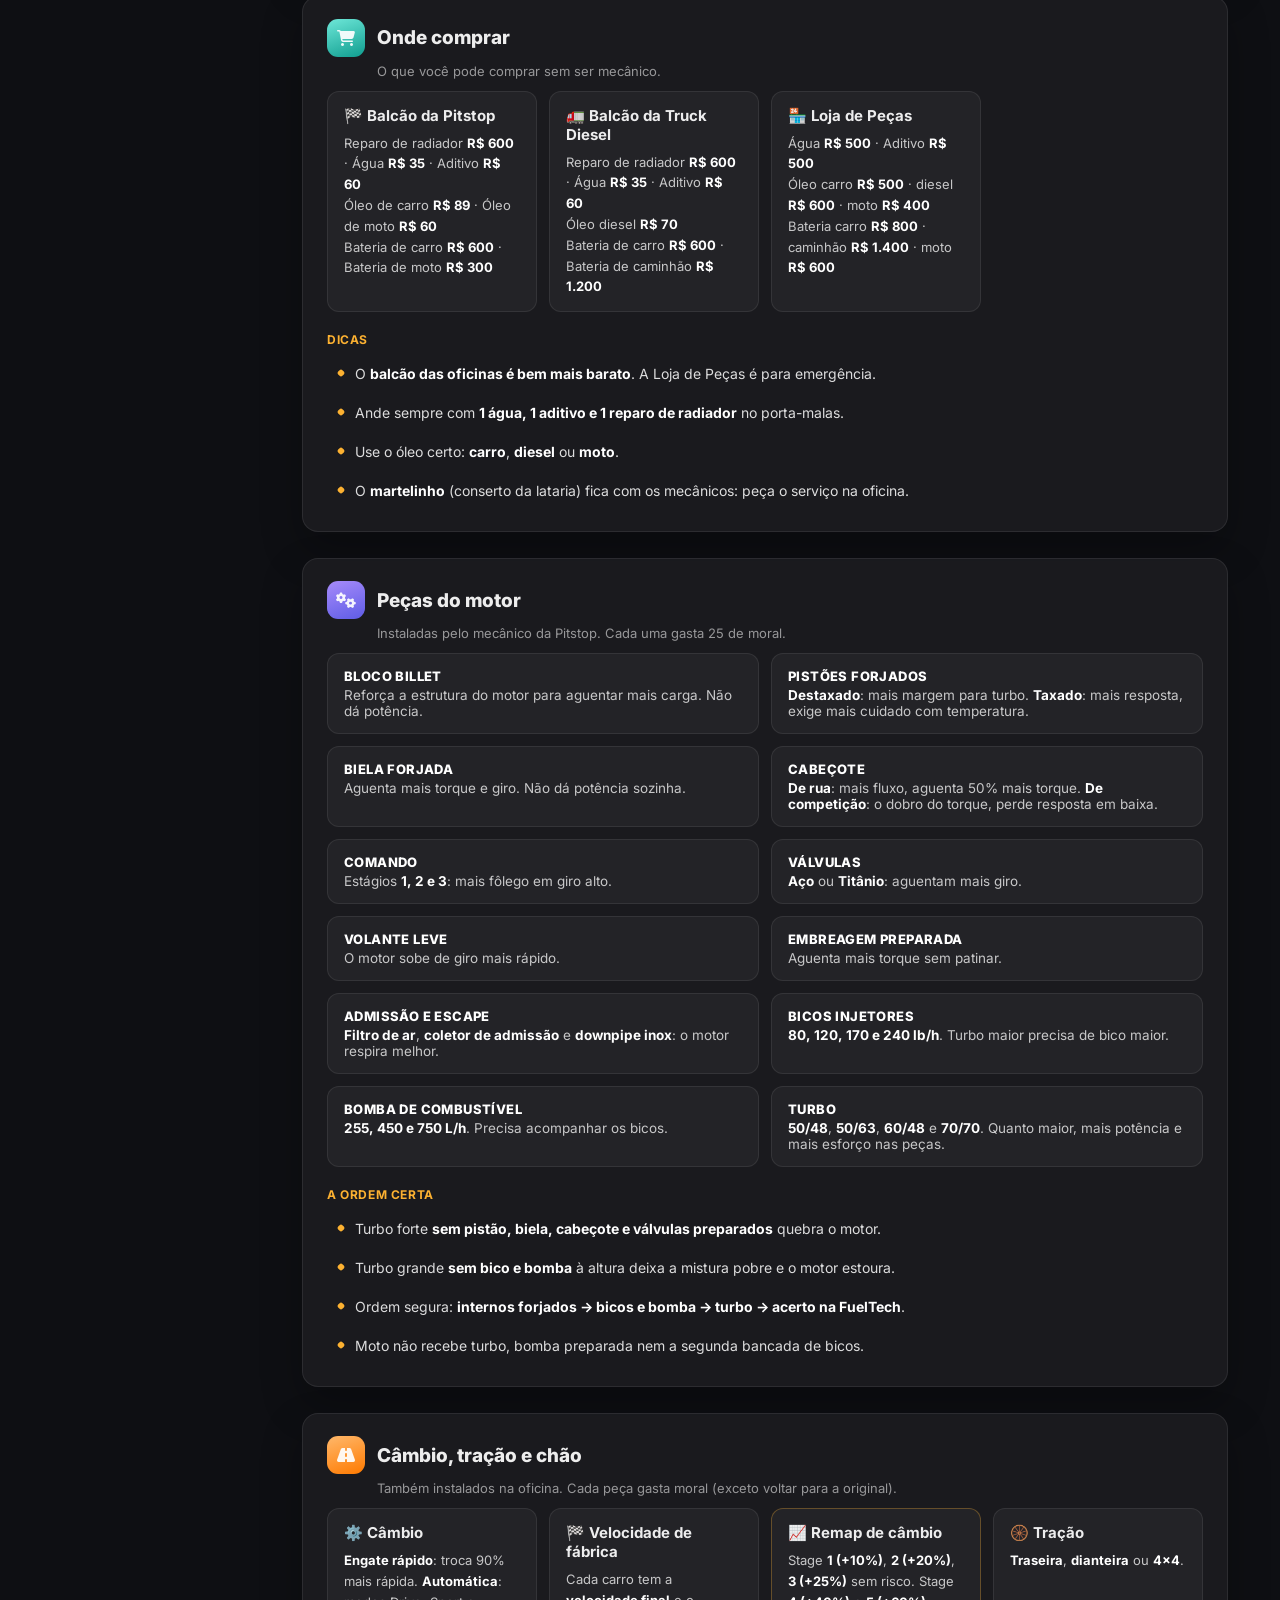
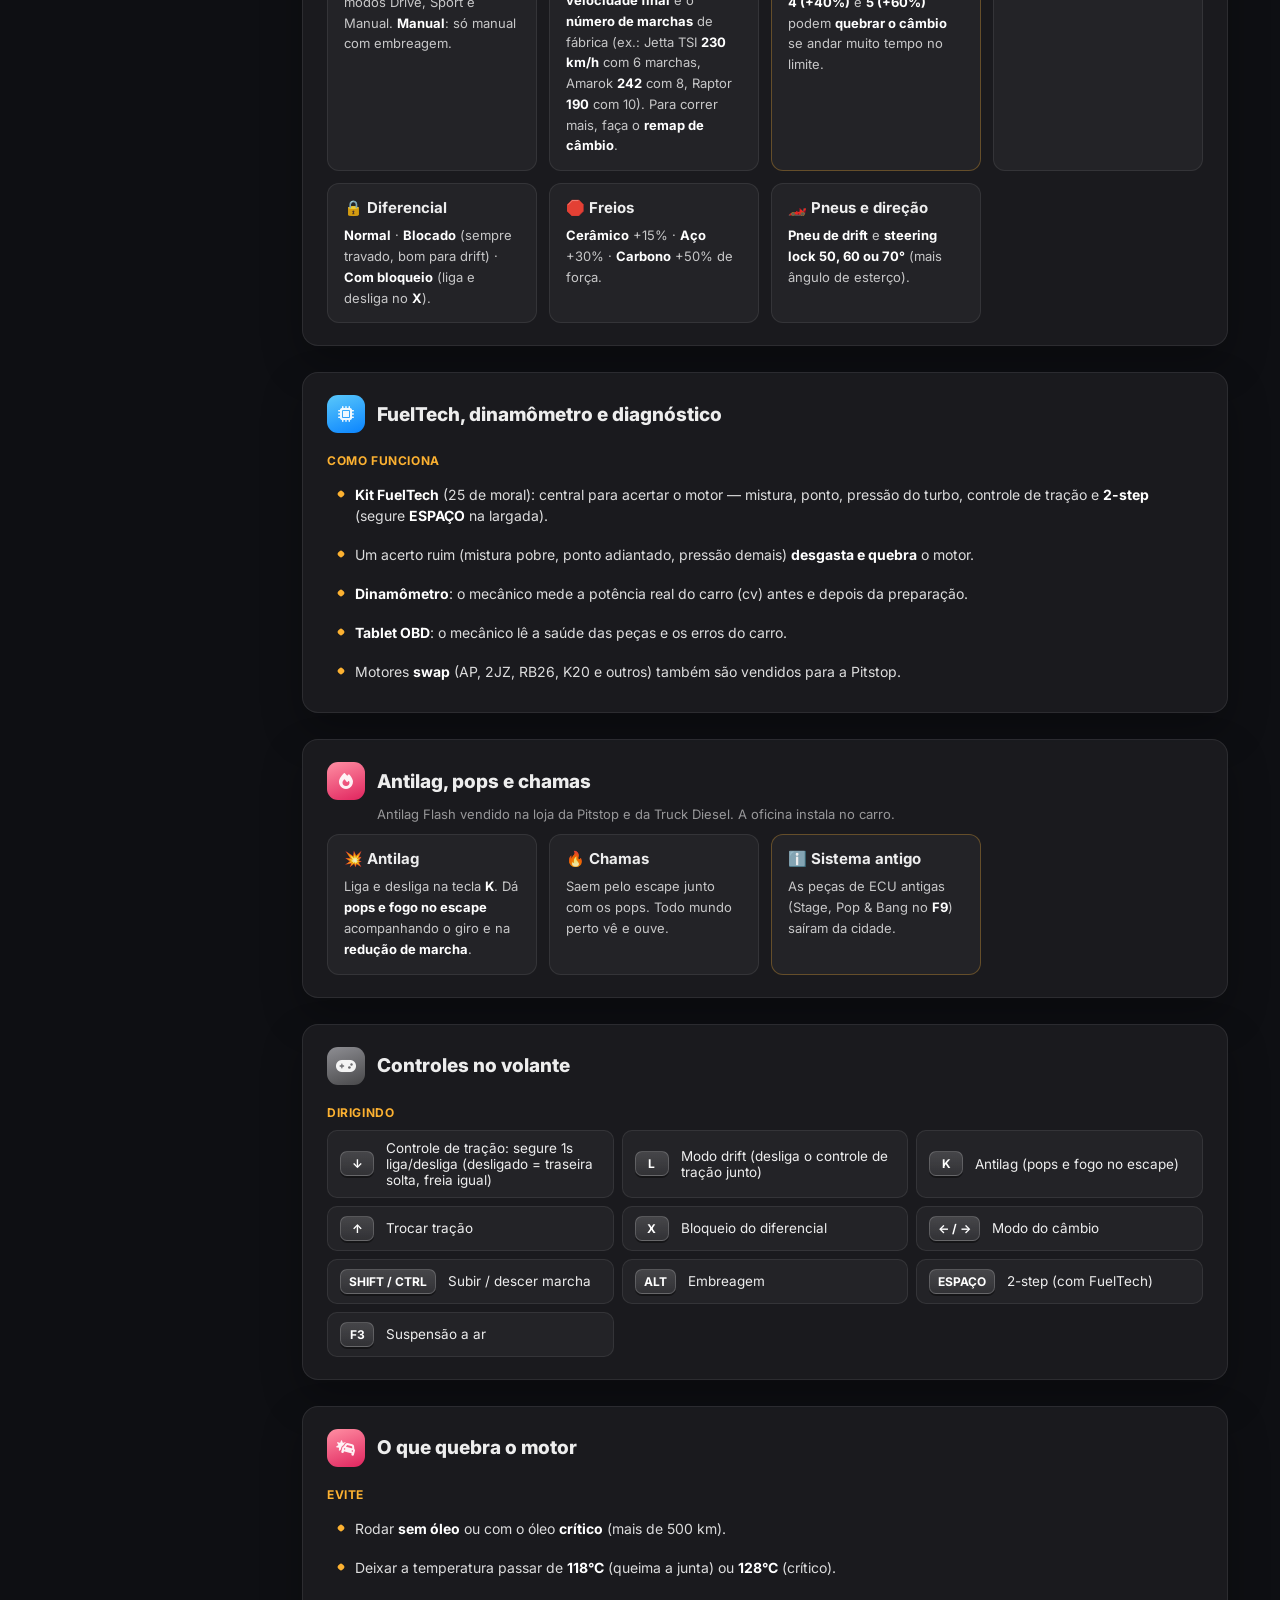
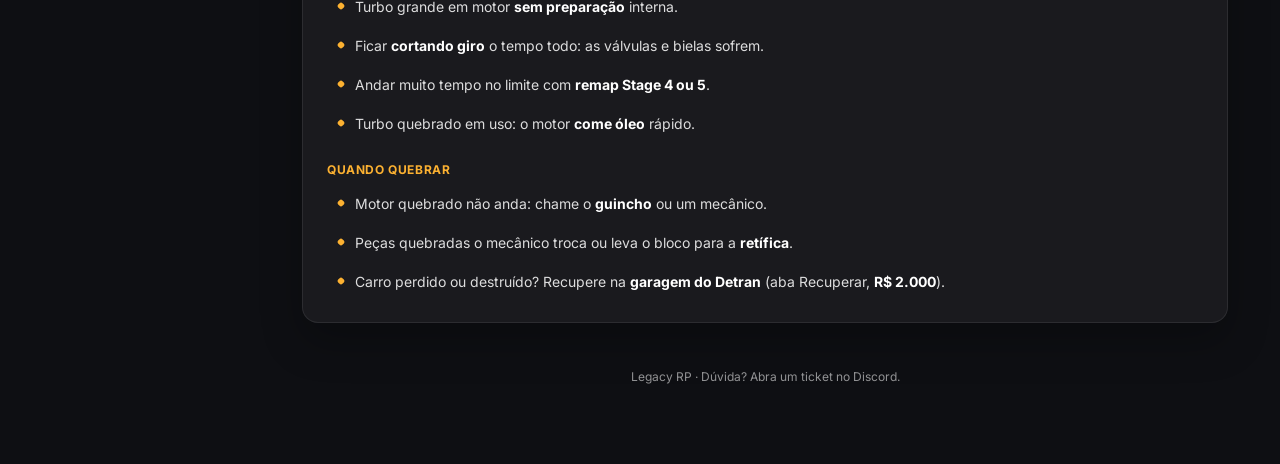
<file: preparacao.html>
<!DOCTYPE html>
<html lang="pt-BR">
<head>
<meta charset="UTF-8">
<meta name="viewport" content="width=device-width, initial-scale=1">
<title>Preparação — Legacy RP</title>
<meta name="description" content="Como funciona a preparação, a manutenção e o conserto dos carros na Legacy RP.">
<link href="https://fonts.googleapis.com/css2?family=Inter:wght@400;500;600;700;800&display=swap" rel="stylesheet">
<link rel="stylesheet" href="https://cdnjs.cloudflare.com/ajax/libs/font-awesome/6.5.1/css/all.min.css">
<link rel="stylesheet" href="style.css">
</head>
<body>
<header class="topbar">
  <button class="menu-btn" id="menuBtn" aria-label="Menu"><i class="fa-solid fa-bars"></i></button>
  <div class="traffic"><i></i><i></i><i></i></div>
  <a class="brand" href="index.html"><span class="logo"><i class="fa-solid fa-city"></i></span><span>Legacy RP<small>Preparação dos carros</small></span></a>
  <nav class="pages"><a href="index.html">Início</a><a href="regras.html">Regras</a><a href="ajuda.html">Ajuda</a><a href="empregos.html">Empregos</a><a href="preparacao.html" class="on">Preparação</a><a href="atualizacoes.html">Atualizações</a></nav>
  <div class="grow"></div>
  <label class="search"><i class="fa-solid fa-magnifying-glass"></i><input id="q" type="search" placeholder="Buscar... (ex: radiador, óleo, turbo)" autocomplete="off"></label>
</header>

<div class="layout">
  <aside id="side"></aside>
  <main>
    <div class="hero" id="inicio">
      <h1>🔧 Preparação dos Carros</h1>
      <p>Na Legacy RP o carro funciona como um carro de verdade: tem óleo, água, bateria e peças que gastam. Aqui você entende como cuidar do seu carro, como consertar na rua e como funciona a preparação nas oficinas.</p>
      <div class="quick" id="quick"></div>
    </div>
    <div id="content"></div>
    <div class="empty" id="empty"><i class="fa-solid fa-magnifying-glass" style="font-size:28px;margin-bottom:10px;display:block"></i>Nada encontrado.</div>
    <footer>Legacy RP · Dúvida? Abra um ticket no Discord.</footer>
  </main>
</div>

<script>
// Conteudo da preparacao. Para editar: mude o texto aqui. **texto** vira negrito.
const SECOES = [
  { grupo: 'Comece aqui', id: 'oficinas', icon: 'fa-warehouse', cor: 'c1', titulo: 'Quem mexe no seu carro', tiles: [
    { t: '🏁 Pitstop', v: 'Preparação e conserto de **carros e motos a gasolina**: motor, turbo, câmbio, freio, pneu, FuelTech.' },
    { t: '🚛 Truck Diesel', v: 'Preparação e conserto de **motores diesel** (caminhões e pickups).' },
    { t: '🛠️ Bennys', v: '**Suspensão a ar** (kit airlift). Depois de instalada, abre com **F3** dentro do carro.' },
  ], blocos: [
    { h: 'Como funciona', itens: [
      'As peças de preparação só são vendidas para os **mecânicos**. Você não compra a peça: você leva o carro na oficina.',
      'O serviço é feito **dentro da oficina** e você paga a **nota** que o mecânico emite no tablet de faturas.',
      'Cada peça de preparação instalada gasta **moral** do carro (veja abaixo). Sem moral, não instala.',
      'Coisas básicas (água, aditivo, óleo para completar, bateria, reparo de radiador) **você mesmo pode fazer** na rua.',
    ]},
  ]},

  { id: 'moral', icon: 'fa-star', cor: 'c4', titulo: 'Moral do carro', sub: 'A moral é o "limite de preparação" de cada carro. Ela fica salva na placa.',
    tiles: [
      { t: '⭐ Máximo', v: '**250** de moral por carro.' },
      { t: '🔩 Custo', v: '**25** de moral por peça instalada. Freio: **5 por roda**.' },
      { t: '🕒 Eventos de Moral', v: 'Todo dia às **11h, 16h, 21h e 23h**. Ganha **+1 de moral por minuto** com o carro no evento.' },
    ],
    blocos: [{ h: 'Como conseguir', itens: [
      'Vá aos **Eventos de Moral** com o carro que você quer preparar. A moral entra na **placa** do carro que está lá.',
      'Eventos de premiação da staff ou da Pitstop também podem dar moral como prêmio.',
      'Voltar uma peça para a **original** não gasta moral.',
      'Planeje: com 250 de moral cabem **10 peças**. Escolha as que mais importam para o seu carro.',
    ]}],
  },

  { grupo: 'Manutenção', id: 'manutencao', icon: 'fa-oil-can', cor: 'c3', titulo: 'O que gasta no carro', sub: 'Tudo isso aparece no painel do carro. Cuidar evita o motor quebrar no meio da rua.',
    tiles: [
      { t: '🛢️ Óleo', v: 'Até **100 km**: fresco · **200**: bom · **300**: usado · **400**: sujo · **500**: crítico.<br>Troque antes de 500 km.' },
      { t: '💧 Água do radiador', v: 'Temperatura normal **90°C**. Ferve a **100°C** e perde água. Crítico a **128°C**.' },
      { t: '🔋 Bateria', v: 'Abaixo de **40%** demora para ligar. Abaixo de **20%** **não liga**. Farol ligado com o motor desligado descarrega.' },
      { t: '⚙️ Peças que vencem', v: 'Alternador: ~**400 km** · Bomba d’água: ~**600 km** · Motor original: ~**1.000 km** bem cuidado.' },
    ],
    blocos: [
      { h: 'Óleo', itens: [
        '**Completar o óleo** qualquer um faz: motor **desligado**, abra o capô e use o óleo certo (carro, diesel ou moto). Gasta 1 frasco por litro que falta.',
        '**Troca de óleo e filtro** só o **mecânico** faz.',
        'Rodar **sem óleo** quebra o motor quase na hora: pistão, biela, cabeçote e válvulas têm **90%** de chance de quebrar.',
      ]},
      { h: 'Água e temperatura', itens: [
        '**Completar a água** qualquer um faz: motor **desligado**, precisa de **água de radiador + aditivo**.',
        'Com pouca água o motor esquenta **muito** mais rápido. O motor **ferve a 110°C**.',
        'A água só baixa com o radiador **abaixo de 50%**, **furado** ou com o motor **fervendo**.',
        'Acima de **118°C** a **junta do cabeçote** pode queimar: sai fumaça e o motor começa a **comer óleo**. Só o mecânico troca a junta.',
        'Bomba d’água quebrada: a água não circula e o motor esquenta mesmo com o radiador cheio.',
      ]},
      { h: 'Bateria e alternador', itens: [
        'Com o **alternador** bom, a bateria recarrega com o motor ligado.',
        'Alternador quebrado: a bateria descarrega **mesmo andando**. Troque na oficina.',
        'A **bateria** você mesmo pode comprar e trocar.',
      ]},
    ],
  },

  { id: 'radiador', icon: 'fa-temperature-high', cor: 'c6', titulo: 'Radiador, gambiarra e reparo', sub: 'Bateu de frente forte? O radiador fura, vaza água e o motor começa a esquentar.',
    tiles: [
      { t: '⚠️ 1. Gambiarra', v: '**Qualquer um**, sem item. Volta o radiador para **20%**. Só dá **uma vez**.', cls: 'warn' },
      { t: '🧰 2. Reparo de radiador', v: 'Item **reparo de radiador**. Volta para **80%**. Qualquer um pode usar.' },
      { t: '🔧 3. Troca', v: 'Radiador **novo** na oficina, com o mecânico. Volta para **100%**.' },
    ],
    passos: [
      ['Pare e desligue', 'Viu a temperatura subindo ou água vazando? Pare o carro. Andar com o radiador furado ferve a água e pode queimar a junta.'],
      ['Abra o capô', 'Fique na **frente** do carro com o capô aberto.'],
      ['Gambiarra (emergência)', 'Mire no carro com o olhinho (**ALT**) e escolha **Fazer Gambiarra no Radiador** (8 segundos). O radiador volta com **20%** de vida: dá para chegar na oficina devagar.'],
      ['Ou use o reparo', 'Tem o item **reparo de radiador**? Ele funciona quando o radiador está abaixo de **80%** e volta para **80%**.'],
      ['Complete a água', 'Depois do conserto, com o motor desligado, complete com **água de radiador + aditivo**.'],
      ['Leve na oficina', 'Radiador que já teve gambiarra **não aceita outra**: só trocando por um novo.'],
    ],
    blocos: [{ h: 'Radiador melhor', itens: [
      'Na oficina dá para colocar **radiador de alumínio 1 fan** (resfria 40% mais) ou **2 fans** (resfria 80% mais). Bom para carro com turbo.',
    ]}],
  },

  { id: 'lojas', icon: 'fa-cart-shopping', cor: 'c5', titulo: 'Onde comprar', sub: 'O que você pode comprar sem ser mecânico.',
    tiles: [
      { t: '🏁 Balcão da Pitstop', v: 'Reparo de radiador **R$ 600** · Água **R$ 35** · Aditivo **R$ 60**<br>Óleo de carro **R$ 89** · Óleo de moto **R$ 60**<br>Bateria de carro **R$ 600** · Bateria de moto **R$ 300**' },
      { t: '🚛 Balcão da Truck Diesel', v: 'Reparo de radiador **R$ 600** · Água **R$ 35** · Aditivo **R$ 60**<br>Óleo diesel **R$ 70**<br>Bateria de carro **R$ 600** · Bateria de caminhão **R$ 1.200**' },
      { t: '🏪 Loja de Peças', v: 'Água **R$ 500** · Aditivo **R$ 500**<br>Óleo carro **R$ 500** · diesel **R$ 600** · moto **R$ 400**<br>Bateria carro **R$ 800** · caminhão **R$ 1.400** · moto **R$ 600**' },
    ],
    blocos: [{ h: 'Dicas', itens: [
      'O **balcão das oficinas é bem mais barato**. A Loja de Peças é para emergência.',
      'Ande sempre com **1 água, 1 aditivo e 1 reparo de radiador** no porta-malas.',
      'Use o óleo certo: **carro**, **diesel** ou **moto**.',
      'O **martelinho** (conserto da lataria) fica com os mecânicos: peça o serviço na oficina.',
    ]}],
  },

  { grupo: 'Preparação', id: 'motor', icon: 'fa-gears', cor: 'c2', titulo: 'Peças do motor', sub: 'Instaladas pelo mecânico da Pitstop. Cada uma gasta 25 de moral.',
    termos: [
      { n: 'BLOCO BILLET', d: 'Reforça a estrutura do motor para aguentar mais carga. Não dá potência.', ex: [] },
      { n: 'PISTÕES FORJADOS', d: '**Destaxado**: mais margem para turbo. **Taxado**: mais resposta, exige mais cuidado com temperatura.', ex: [] },
      { n: 'BIELA FORJADA', d: 'Aguenta mais torque e giro. Não dá potência sozinha.', ex: [] },
      { n: 'CABEÇOTE', d: '**De rua**: mais fluxo, aguenta 50% mais torque. **De competição**: o dobro do torque, perde resposta em baixa.', ex: [] },
      { n: 'COMANDO', d: 'Estágios **1, 2 e 3**: mais fôlego em giro alto.', ex: [] },
      { n: 'VÁLVULAS', d: '**Aço** ou **Titânio**: aguentam mais giro.', ex: [] },
      { n: 'VOLANTE LEVE', d: 'O motor sobe de giro mais rápido.', ex: [] },
      { n: 'EMBREAGEM PREPARADA', d: 'Aguenta mais torque sem patinar.', ex: [] },
      { n: 'ADMISSÃO E ESCAPE', d: '**Filtro de ar**, **coletor de admissão** e **downpipe inox**: o motor respira melhor.', ex: [] },
      { n: 'BICOS INJETORES', d: '**80, 120, 170 e 240 lb/h**. Turbo maior precisa de bico maior.', ex: [] },
      { n: 'BOMBA DE COMBUSTÍVEL', d: '**255, 450 e 750 L/h**. Precisa acompanhar os bicos.', ex: [] },
      { n: 'TURBO', d: '**50/48**, **50/63**, **60/48** e **70/70**. Quanto maior, mais potência e mais esforço nas peças.', ex: [] },
    ],
    blocos: [{ h: 'A ordem certa', itens: [
      'Turbo forte **sem pistão, biela, cabeçote e válvulas preparados** quebra o motor.',
      'Turbo grande **sem bico e bomba** à altura deixa a mistura pobre e o motor estoura.',
      'Ordem segura: **internos forjados → bicos e bomba → turbo → acerto na FuelTech**.',
      'Moto não recebe turbo, bomba preparada nem a segunda bancada de bicos.',
    ]}],
  },

  { id: 'transmissao', icon: 'fa-road', cor: 'c4', titulo: 'Câmbio, tração e chão', sub: 'Também instalados na oficina. Cada peça gasta moral (exceto voltar para a original).',
    tiles: [
      { t: '⚙️ Câmbio', v: '**Engate rápido**: troca 90% mais rápida. **Automática**: modos Drive, Sport e Manual. **Manual**: só manual com embreagem.' },
      { t: '🏁 Velocidade de fábrica', v: 'Cada carro tem a **velocidade final** e o **número de marchas** de fábrica (ex.: Jetta TSI **230 km/h** com 6 marchas, Amarok **242** com 8, Raptor **190** com 10). Para correr mais, faça o **remap de câmbio**.' },
      { t: '📈 Remap de câmbio', v: 'Stage **1 (+10%)**, **2 (+20%)**, **3 (+25%)** sem risco. Stage **4 (+40%)** e **5 (+60%)** podem **quebrar o câmbio** se andar muito tempo no limite.', cls: 'warn' },
      { t: '🛞 Tração', v: '**Traseira**, **dianteira** ou **4x4**.' },
      { t: '🔒 Diferencial', v: '**Normal** · **Blocado** (sempre travado, bom para drift) · **Com bloqueio** (liga e desliga no **X**).' },
      { t: '🛑 Freios', v: '**Cerâmico** +15% · **Aço** +30% · **Carbono** +50% de força.' },
      { t: '🏎️ Pneus e direção', v: '**Pneu de drift** e **steering lock 50, 60 ou 70°** (mais ângulo de esterço).' },
    ],
  },

  { id: 'fueltech', icon: 'fa-microchip', cor: 'c1', titulo: 'FuelTech, dinamômetro e diagnóstico',
    blocos: [{ h: 'Como funciona', itens: [
      '**Kit FuelTech** (25 de moral): central para acertar o motor — mistura, ponto, pressão do turbo, controle de tração e **2-step** (segure **ESPAÇO** na largada).',
      'Um acerto ruim (mistura pobre, ponto adiantado, pressão demais) **desgasta e quebra** o motor.',
      '**Dinamômetro**: o mecânico mede a potência real do carro (cv) antes e depois da preparação.',
      '**Tablet OBD**: o mecânico lê a saúde das peças e os erros do carro.',
      'Motores **swap** (AP, 2JZ, RB26, K20 e outros) também são vendidos para a Pitstop.',
    ]}],
  },

  { id: 'ecu', icon: 'fa-fire', cor: 'c6', titulo: 'Antilag, pops e chamas', sub: 'Antilag Flash vendido na loja da Pitstop e da Truck Diesel. A oficina instala no carro.',
    tiles: [
      { t: '💥 Antilag', v: 'Liga e desliga na tecla **K**. Dá **pops e fogo no escape** acompanhando o giro e na **redução de marcha**.' },
      { t: '🔥 Chamas', v: 'Saem pelo escape junto com os pops. Todo mundo perto vê e ouve.' },
      { t: 'ℹ️ Sistema antigo', v: 'As peças de ECU antigas (Stage, Pop & Bang no **F9**) saíram da cidade.', cls: 'warn' },
    ],
  },

  { id: 'volante', icon: 'fa-gamepad', cor: 'c7', titulo: 'Controles no volante', teclas: [
    { g: 'Dirigindo', l: [['↓','Controle de tração: segure 1s liga/desliga (desligado = traseira solta, freia igual)'],['L','Modo drift (desliga o controle de tração junto)'],['K','Antilag (pops e fogo no escape)'],['↑','Trocar tração'],['X','Bloqueio do diferencial'],['← / →','Modo do câmbio'],['SHIFT / CTRL','Subir / descer marcha'],['ALT','Embreagem'],['ESPAÇO','2-step (com FuelTech)'],['F3','Suspensão a ar']] },
  ]},

  { grupo: 'Cuidados', id: 'quebras', icon: 'fa-car-burst', cor: 'c6', titulo: 'O que quebra o motor',
    blocos: [
      { h: 'Evite', itens: [
        'Rodar **sem óleo** ou com o óleo **crítico** (mais de 500 km).',
        'Deixar a temperatura passar de **118°C** (queima a junta) ou **128°C** (crítico).',
        'Turbo grande em motor **sem preparação** interna.',
        'Ficar **cortando giro** o tempo todo: as válvulas e bielas sofrem.',
        'Andar muito tempo no limite com **remap Stage 4 ou 5**.',
        'Turbo quebrado em uso: o motor **come óleo** rápido.',
      ]},
      { h: 'Quando quebrar', itens: [
        'Motor quebrado não anda: chame o **guincho** ou um mecânico.',
        'Peças quebradas o mecânico troca ou leva o bloco para a **retífica**.',
        'Carro perdido ou destruído? Recupere na **garagem do Detran** (aba Recuperar, **R$ 2.000**).',
      ]},
    ],
  },
];
</script>
<script src="app.js"></script>
</body>
</html>
</file>
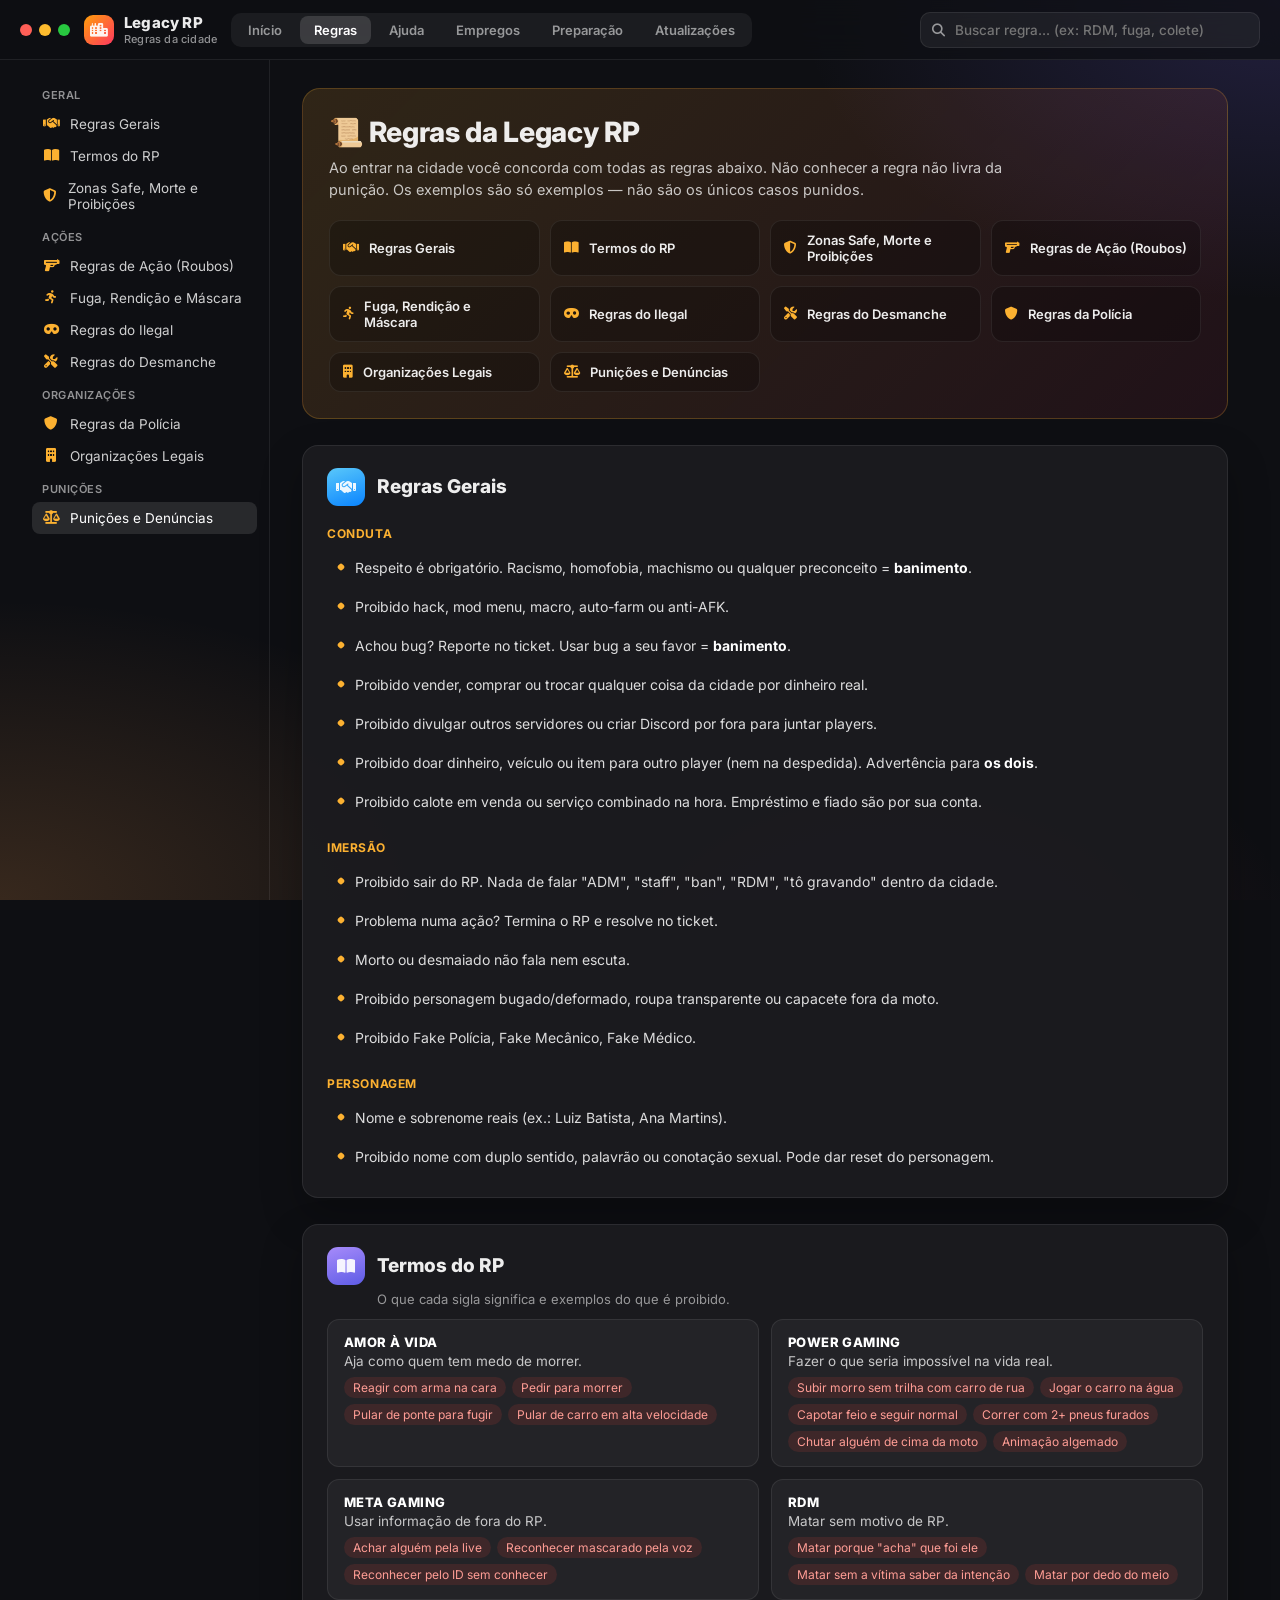
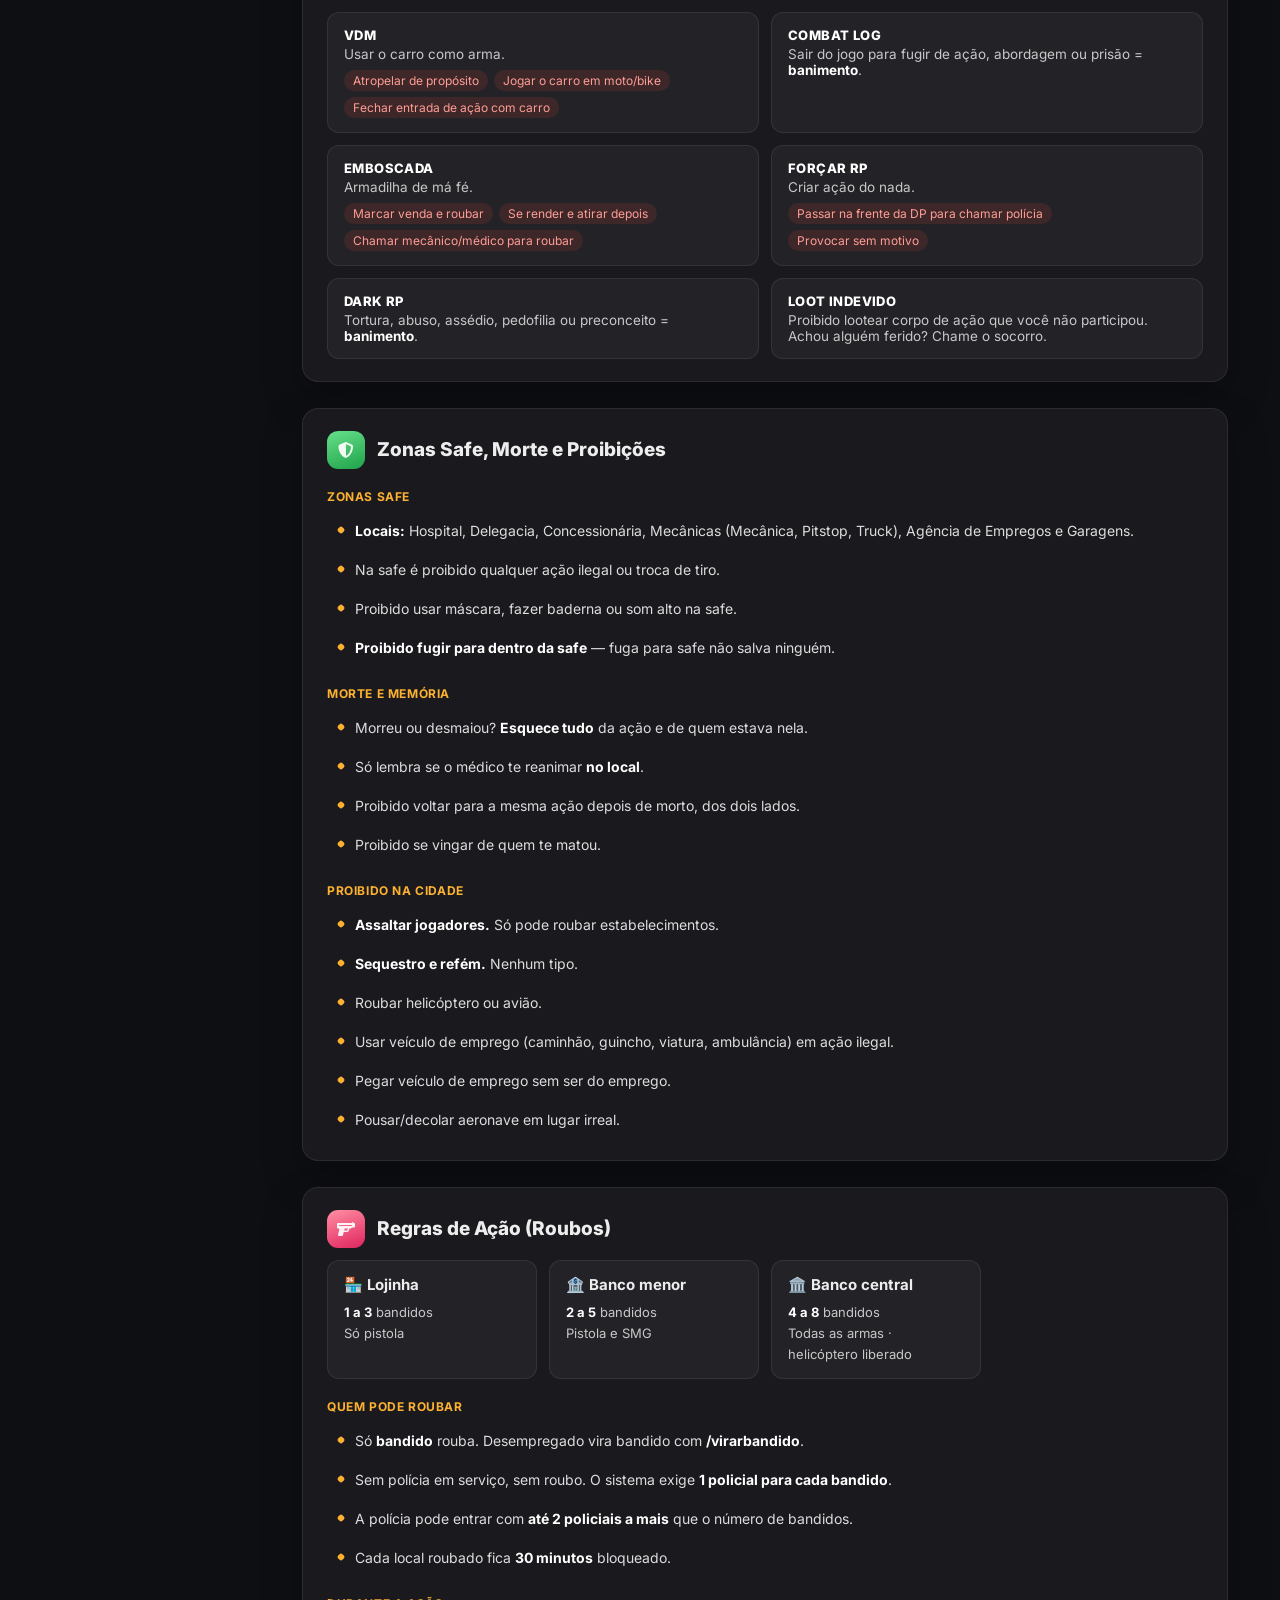
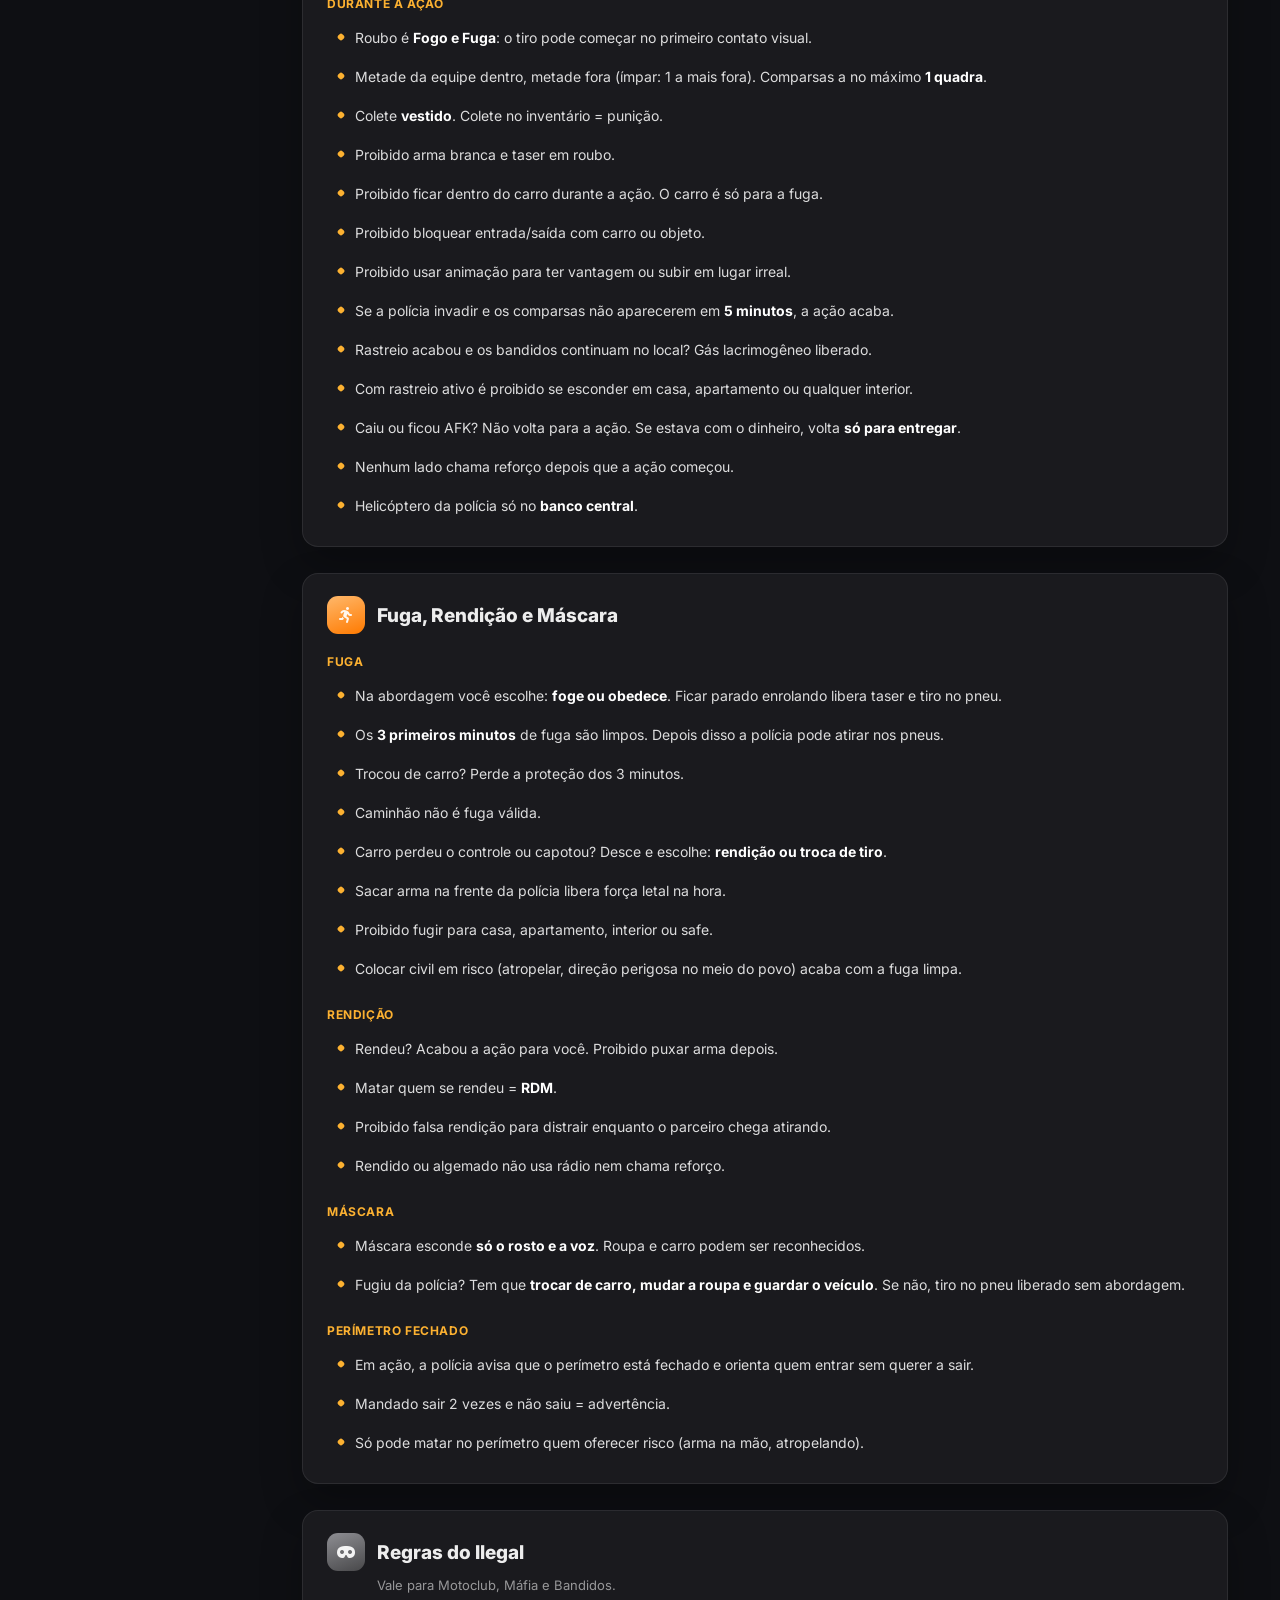
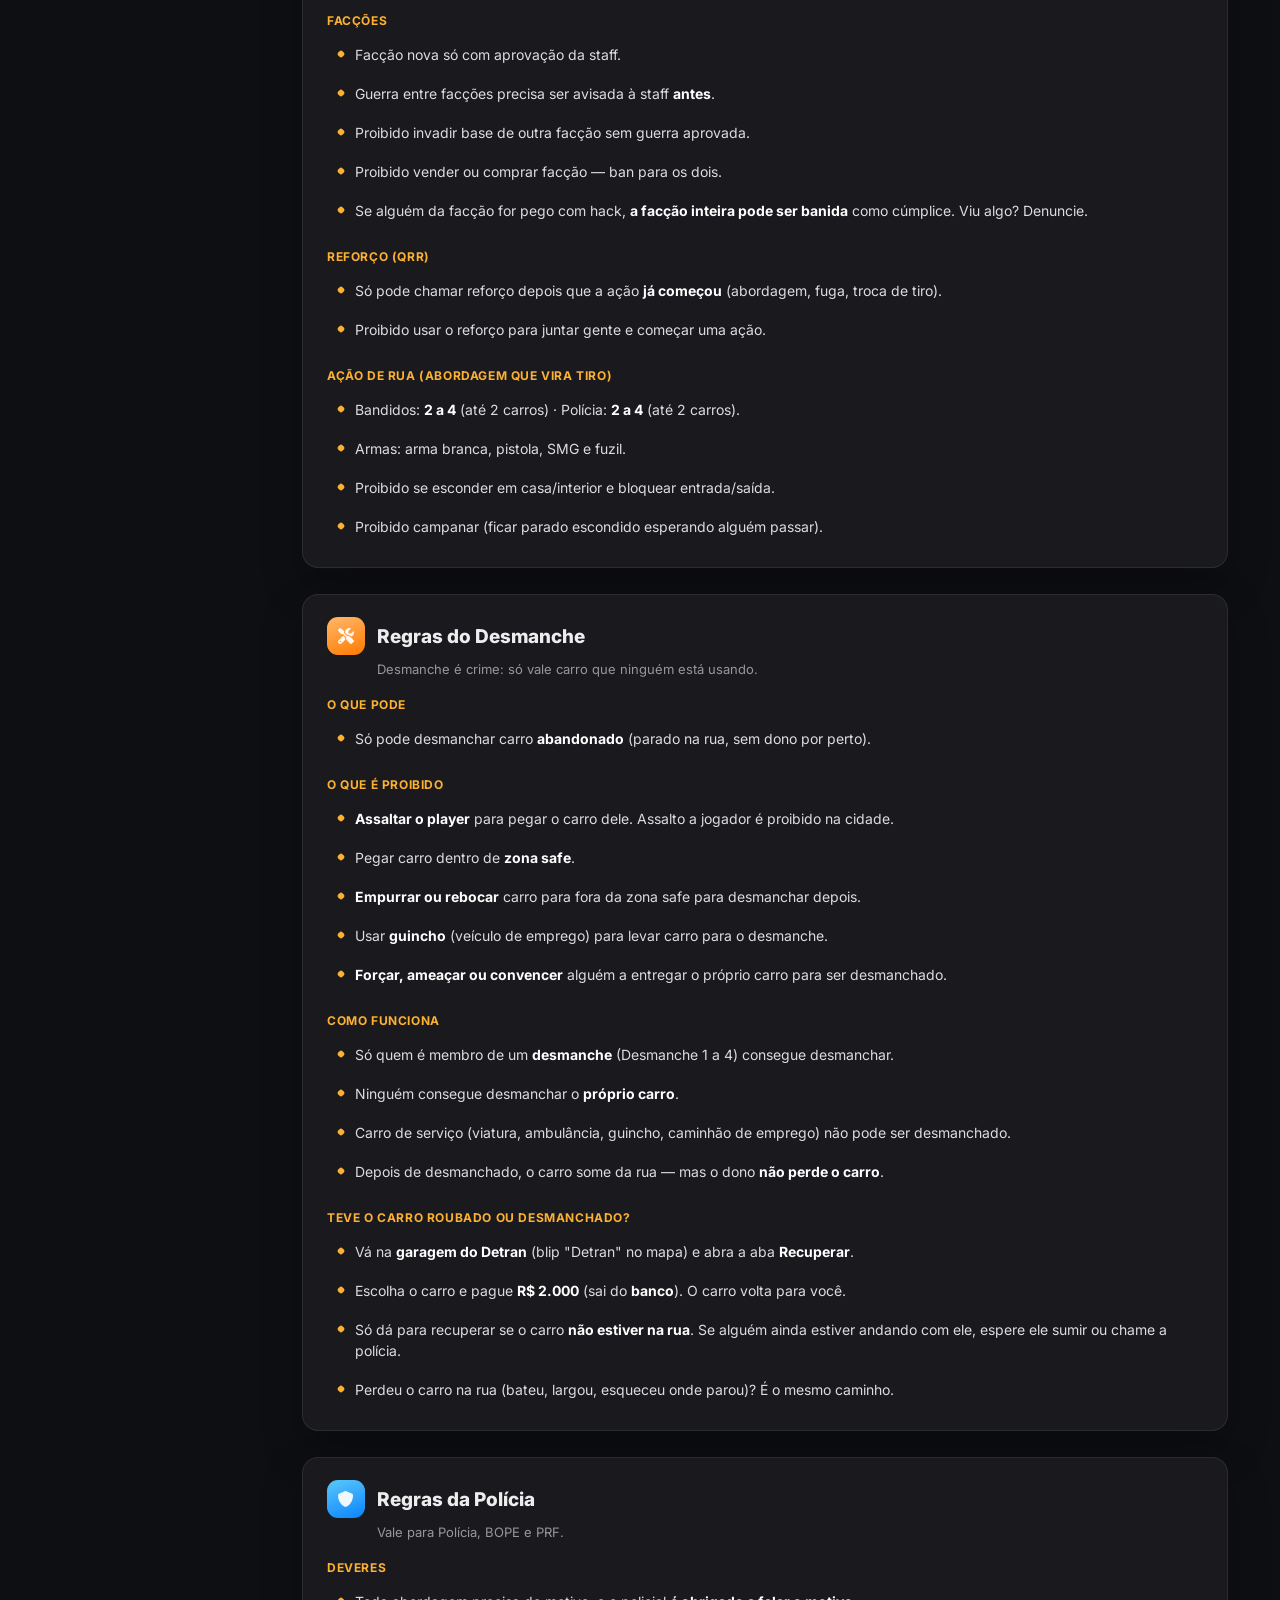
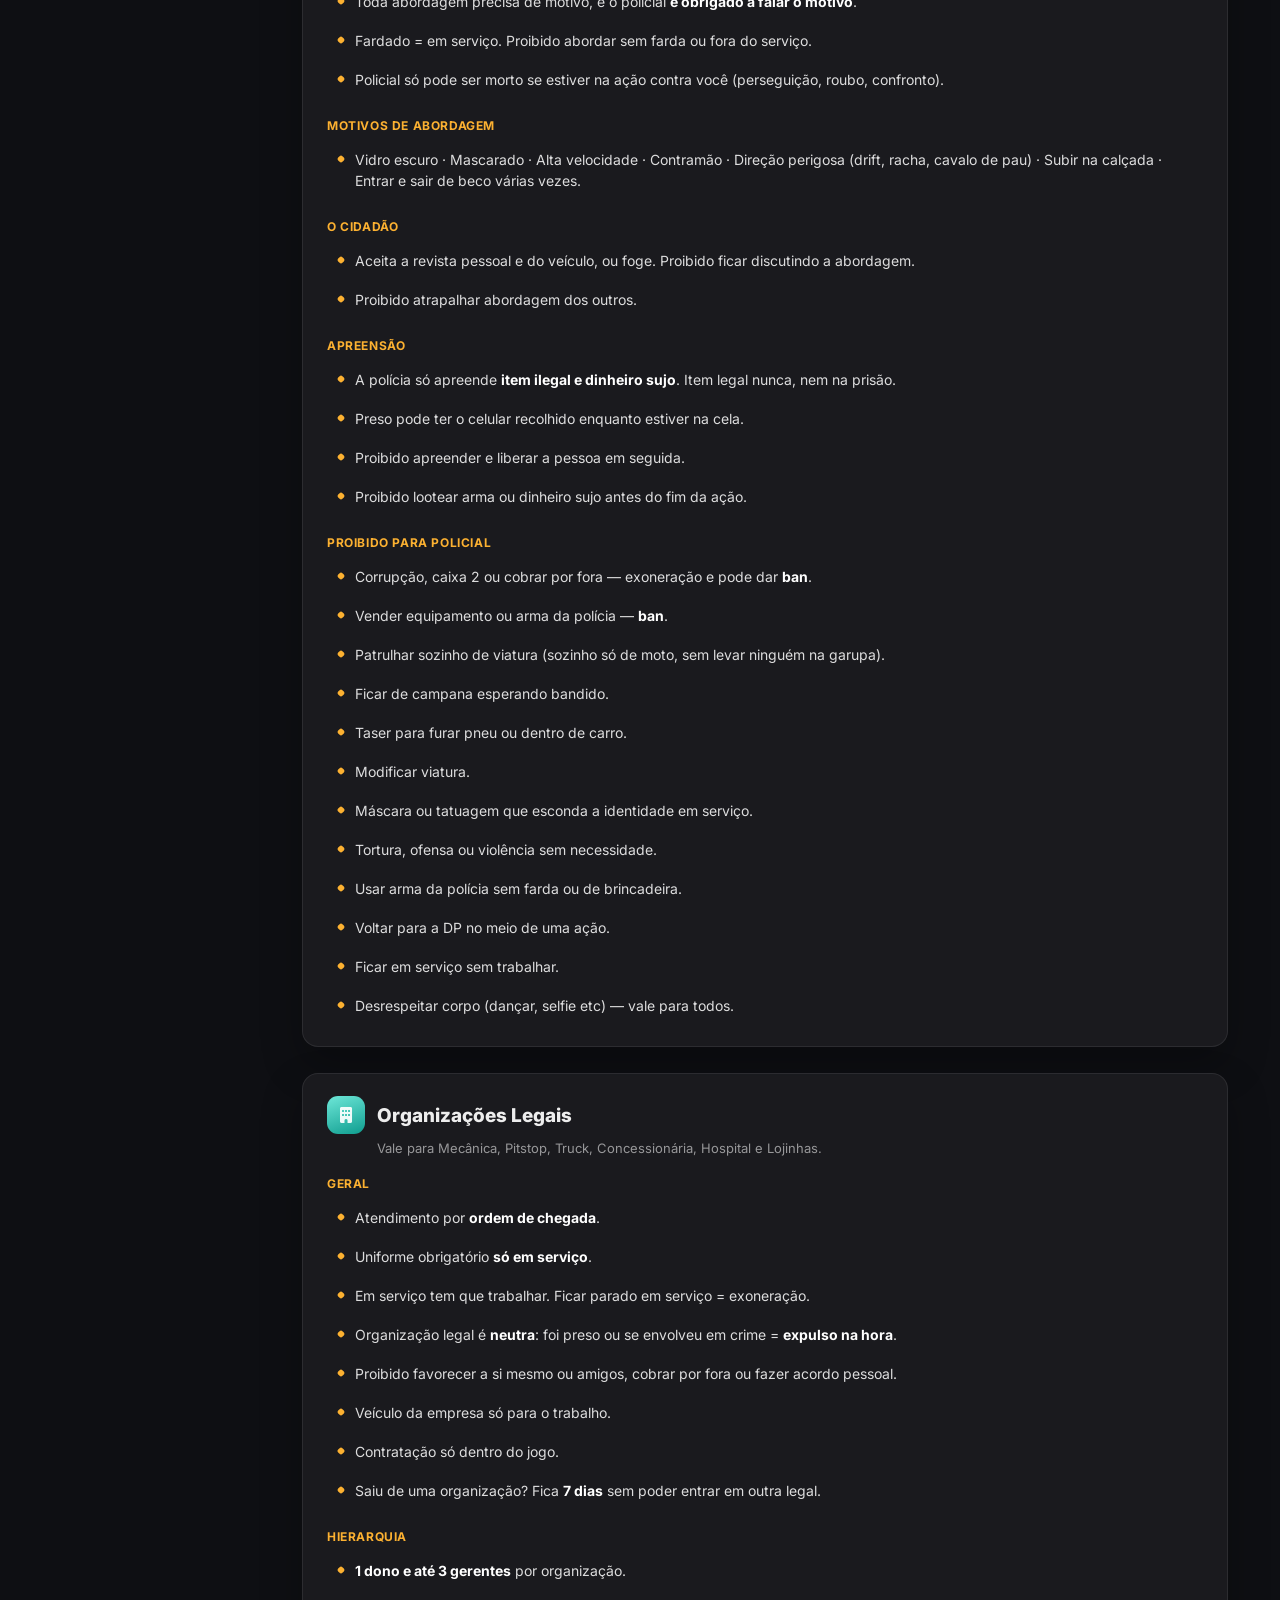
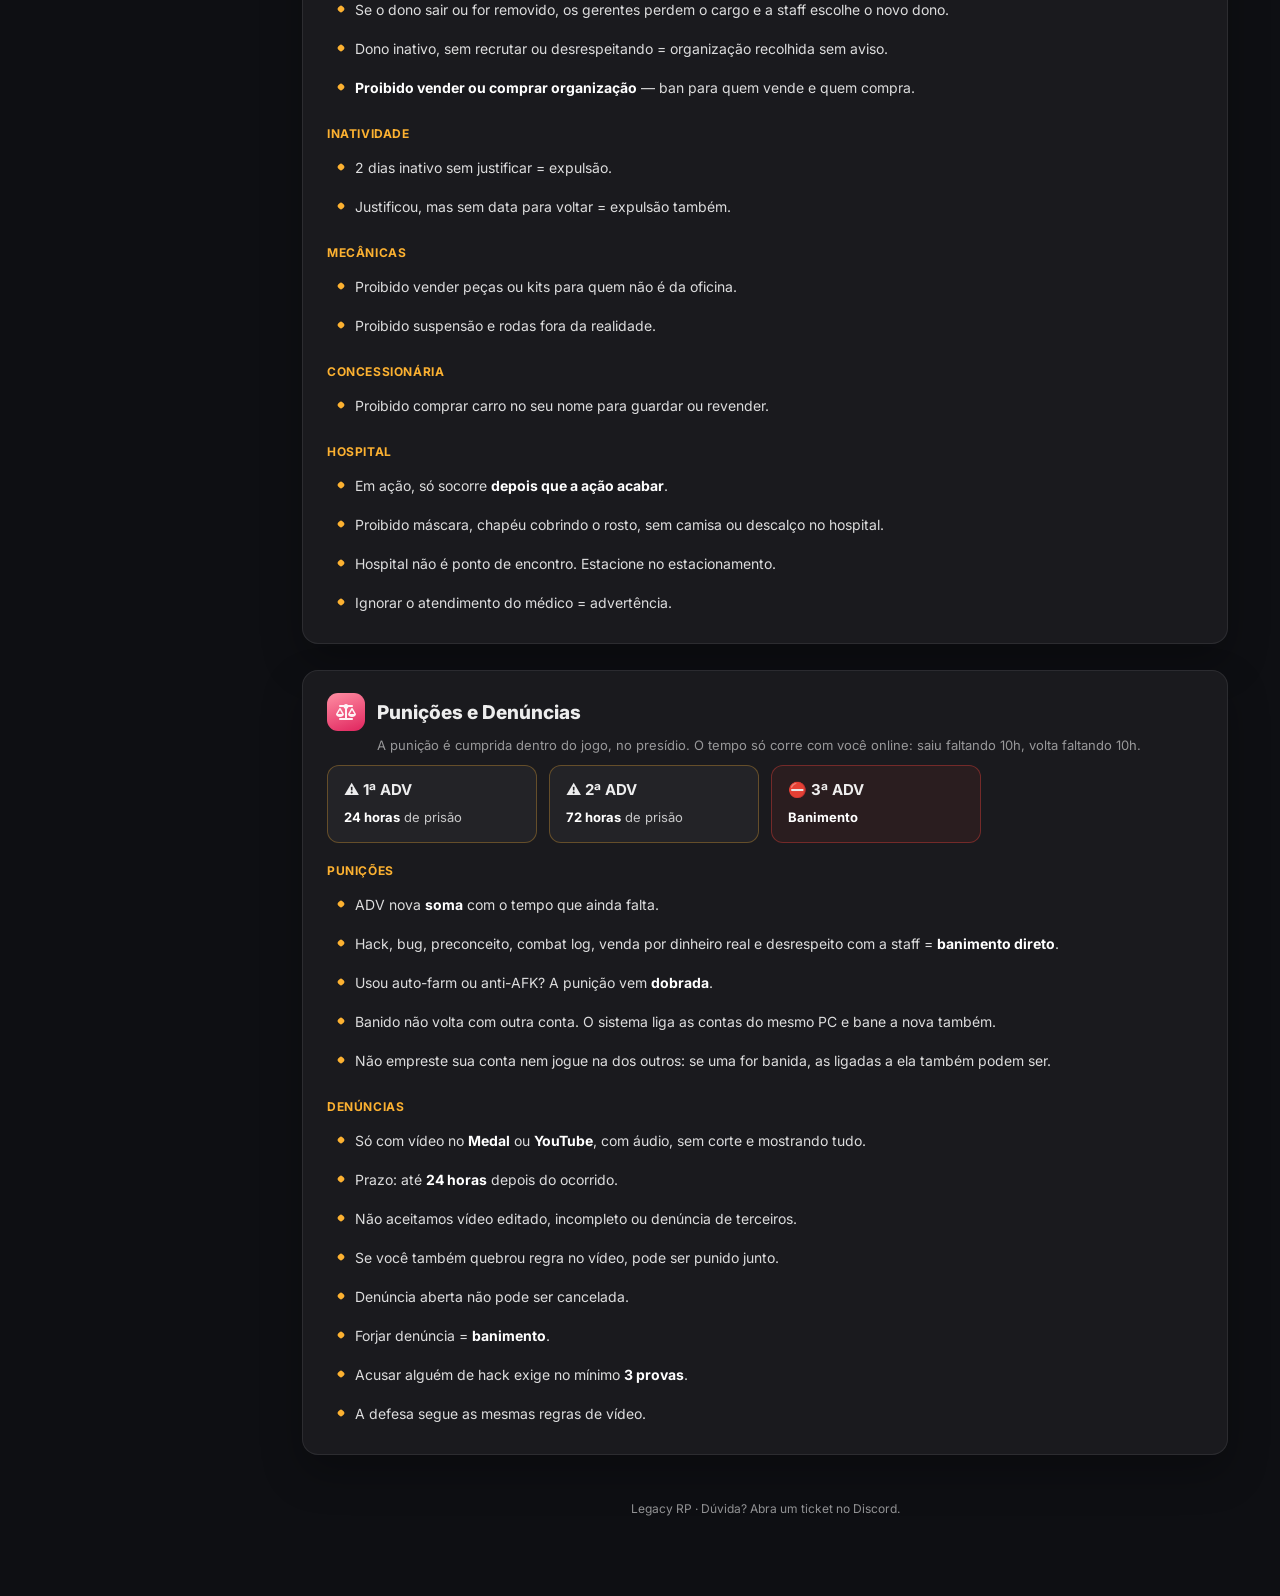
<file: regras.html>
<!DOCTYPE html>
<html lang="pt-BR">
<head>
<meta charset="UTF-8">
<meta name="viewport" content="width=device-width, initial-scale=1">
<title>Regras — Legacy RP</title>
<meta name="description" content="Regras oficiais da cidade Legacy RP.">
<link href="https://fonts.googleapis.com/css2?family=Inter:wght@400;500;600;700;800&display=swap" rel="stylesheet">
<link rel="stylesheet" href="https://cdnjs.cloudflare.com/ajax/libs/font-awesome/6.5.1/css/all.min.css">
<link rel="stylesheet" href="style.css">
</head>
<body>
<header class="topbar">
  <button class="menu-btn" id="menuBtn" aria-label="Menu"><i class="fa-solid fa-bars"></i></button>
  <div class="traffic"><i></i><i></i><i></i></div>
  <a class="brand" href="index.html"><span class="logo"><i class="fa-solid fa-city"></i></span><span>Legacy RP<small>Regras da cidade</small></span></a>
  <nav class="pages"><a href="index.html">Início</a><a href="regras.html" class="on">Regras</a><a href="ajuda.html">Ajuda</a><a href="empregos.html">Empregos</a><a href="preparacao.html">Preparação</a><a href="atualizacoes.html">Atualizações</a></nav>
  <div class="grow"></div>
  <label class="search"><i class="fa-solid fa-magnifying-glass"></i><input id="q" type="search" placeholder="Buscar regra... (ex: RDM, fuga, colete)" autocomplete="off"></label>
</header>

<div class="layout">
  <aside id="side"></aside>
  <main>
    <div class="hero" id="inicio">
      <h1>📜 Regras da Legacy RP</h1>
      <p>Ao entrar na cidade você concorda com todas as regras abaixo. Não conhecer a regra não livra da punição. Os exemplos são só exemplos — não são os únicos casos punidos.</p>
      <div class="quick" id="quick"></div>
    </div>
    <div id="content"></div>
    <div class="empty" id="empty"><i class="fa-solid fa-magnifying-glass" style="font-size:28px;margin-bottom:10px;display:block"></i>Nada encontrado.</div>
    <footer>Legacy RP · Dúvida? Abra um ticket no Discord.</footer>
  </main>
</div>

<script>
// Para editar: mude o texto aqui. **texto** vira negrito e `texto` vira codigo.
const SECOES = [
  { grupo: 'Geral', id: 'gerais', icon: 'fa-handshake', cor: 'c1', titulo: 'Regras Gerais', blocos: [
    { h: 'Conduta', itens: [
      'Respeito é obrigatório. Racismo, homofobia, machismo ou qualquer preconceito = **banimento**.',
      'Proibido hack, mod menu, macro, auto-farm ou anti-AFK.',
      'Achou bug? Reporte no ticket. Usar bug a seu favor = **banimento**.',
      'Proibido vender, comprar ou trocar qualquer coisa da cidade por dinheiro real.',
      'Proibido divulgar outros servidores ou criar Discord por fora para juntar players.',
      'Proibido doar dinheiro, veículo ou item para outro player (nem na despedida). Advertência para **os dois**.',
      'Proibido calote em venda ou serviço combinado na hora. Empréstimo e fiado são por sua conta.',
    ]},
    { h: 'Imersão', itens: [
      'Proibido sair do RP. Nada de falar "ADM", "staff", "ban", "RDM", "tô gravando" dentro da cidade.',
      'Problema numa ação? Termina o RP e resolve no ticket.',
      'Morto ou desmaiado não fala nem escuta.',
      'Proibido personagem bugado/deformado, roupa transparente ou capacete fora da moto.',
      'Proibido Fake Polícia, Fake Mecânico, Fake Médico.',
    ]},
    { h: 'Personagem', itens: [
      'Nome e sobrenome reais (ex.: Luiz Batista, Ana Martins).',
      'Proibido nome com duplo sentido, palavrão ou conotação sexual. Pode dar reset do personagem.',
    ]},
  ]},

  { id: 'termos', icon: 'fa-book-open', cor: 'c2', titulo: 'Termos do RP', sub: 'O que cada sigla significa e exemplos do que é proibido.', termos: [
    { n: 'AMOR À VIDA', d: 'Aja como quem tem medo de morrer.', ex: ['Reagir com arma na cara', 'Pedir para morrer', 'Pular de ponte para fugir', 'Pular de carro em alta velocidade'] },
    { n: 'POWER GAMING', d: 'Fazer o que seria impossível na vida real.', ex: ['Subir morro sem trilha com carro de rua', 'Jogar o carro na água', 'Capotar feio e seguir normal', 'Correr com 2+ pneus furados', 'Chutar alguém de cima da moto', 'Animação algemado'] },
    { n: 'META GAMING', d: 'Usar informação de fora do RP.', ex: ['Achar alguém pela live', 'Reconhecer mascarado pela voz', 'Reconhecer pelo ID sem conhecer'] },
    { n: 'RDM', d: 'Matar sem motivo de RP.', ex: ['Matar porque "acha" que foi ele', 'Matar sem a vítima saber da intenção', 'Matar por dedo do meio'] },
    { n: 'VDM', d: 'Usar o carro como arma.', ex: ['Atropelar de propósito', 'Jogar o carro em moto/bike', 'Fechar entrada de ação com carro'] },
    { n: 'COMBAT LOG', d: 'Sair do jogo para fugir de ação, abordagem ou prisão = **banimento**.', ex: [] },
    { n: 'EMBOSCADA', d: 'Armadilha de má fé.', ex: ['Marcar venda e roubar', 'Se render e atirar depois', 'Chamar mecânico/médico para roubar'] },
    { n: 'FORÇAR RP', d: 'Criar ação do nada.', ex: ['Passar na frente da DP para chamar polícia', 'Provocar sem motivo'] },
    { n: 'DARK RP', d: 'Tortura, abuso, assédio, pedofilia ou preconceito = **banimento**.', ex: [] },
    { n: 'LOOT INDEVIDO', d: 'Proibido lootear corpo de ação que você não participou. Achou alguém ferido? Chame o socorro.', ex: [] },
  ]},

  { id: 'safe', icon: 'fa-shield-halved', cor: 'c3', titulo: 'Zonas Safe, Morte e Proibições', blocos: [
    { h: 'Zonas safe', itens: [
      '**Locais:** Hospital, Delegacia, Concessionária, Mecânicas (Mecânica, Pitstop, Truck), Agência de Empregos e Garagens.',
      'Na safe é proibido qualquer ação ilegal ou troca de tiro.',
      'Proibido usar máscara, fazer baderna ou som alto na safe.',
      '**Proibido fugir para dentro da safe** — fuga para safe não salva ninguém.',
    ]},
    { h: 'Morte e memória', itens: [
      'Morreu ou desmaiou? **Esquece tudo** da ação e de quem estava nela.',
      'Só lembra se o médico te reanimar **no local**.',
      'Proibido voltar para a mesma ação depois de morto, dos dois lados.',
      'Proibido se vingar de quem te matou.',
    ]},
    { h: 'Proibido na cidade', itens: [
      '**Assaltar jogadores.** Só pode roubar estabelecimentos.',
      '**Sequestro e refém.** Nenhum tipo.',
      'Roubar helicóptero ou avião.',
      'Usar veículo de emprego (caminhão, guincho, viatura, ambulância) em ação ilegal.',
      'Pegar veículo de emprego sem ser do emprego.',
      'Pousar/decolar aeronave em lugar irreal.',
    ]},
  ]},

  { grupo: 'Ações', id: 'acao', icon: 'fa-gun', cor: 'c6', titulo: 'Regras de Ação (Roubos)', tiles: [
    { t: '🏪 Lojinha', v: '**1 a 3** bandidos<br>Só pistola' },
    { t: '🏦 Banco menor', v: '**2 a 5** bandidos<br>Pistola e SMG' },
    { t: '🏛️ Banco central', v: '**4 a 8** bandidos<br>Todas as armas · helicóptero liberado' },
  ], blocos: [
    { h: 'Quem pode roubar', itens: [
      'Só **bandido** rouba. Desempregado vira bandido com **/virarbandido**.',
      'Sem polícia em serviço, sem roubo. O sistema exige **1 policial para cada bandido**.',
      'A polícia pode entrar com **até 2 policiais a mais** que o número de bandidos.',
      'Cada local roubado fica **30 minutos** bloqueado.',
    ]},
    { h: 'Durante a ação', itens: [
      'Roubo é **Fogo e Fuga**: o tiro pode começar no primeiro contato visual.',
      'Metade da equipe dentro, metade fora (ímpar: 1 a mais fora). Comparsas a no máximo **1 quadra**.',
      'Colete **vestido**. Colete no inventário = punição.',
      'Proibido arma branca e taser em roubo.',
      'Proibido ficar dentro do carro durante a ação. O carro é só para a fuga.',
      'Proibido bloquear entrada/saída com carro ou objeto.',
      'Proibido usar animação para ter vantagem ou subir em lugar irreal.',
      'Se a polícia invadir e os comparsas não aparecerem em **5 minutos**, a ação acaba.',
      'Rastreio acabou e os bandidos continuam no local? Gás lacrimogêneo liberado.',
      'Com rastreio ativo é proibido se esconder em casa, apartamento ou qualquer interior.',
      'Caiu ou ficou AFK? Não volta para a ação. Se estava com o dinheiro, volta **só para entregar**.',
      'Nenhum lado chama reforço depois que a ação começou.',
      'Helicóptero da polícia só no **banco central**.',
    ]},
  ]},

  { id: 'fuga', icon: 'fa-person-running', cor: 'c4', titulo: 'Fuga, Rendição e Máscara', blocos: [
    { h: 'Fuga', itens: [
      'Na abordagem você escolhe: **foge ou obedece**. Ficar parado enrolando libera taser e tiro no pneu.',
      'Os **3 primeiros minutos** de fuga são limpos. Depois disso a polícia pode atirar nos pneus.',
      'Trocou de carro? Perde a proteção dos 3 minutos.',
      'Caminhão não é fuga válida.',
      'Carro perdeu o controle ou capotou? Desce e escolhe: **rendição ou troca de tiro**.',
      'Sacar arma na frente da polícia libera força letal na hora.',
      'Proibido fugir para casa, apartamento, interior ou safe.',
      'Colocar civil em risco (atropelar, direção perigosa no meio do povo) acaba com a fuga limpa.',
    ]},
    { h: 'Rendição', itens: [
      'Rendeu? Acabou a ação para você. Proibido puxar arma depois.',
      'Matar quem se rendeu = **RDM**.',
      'Proibido falsa rendição para distrair enquanto o parceiro chega atirando.',
      'Rendido ou algemado não usa rádio nem chama reforço.',
    ]},
    { h: 'Máscara', itens: [
      'Máscara esconde **só o rosto e a voz**. Roupa e carro podem ser reconhecidos.',
      'Fugiu da polícia? Tem que **trocar de carro, mudar a roupa e guardar o veículo**. Se não, tiro no pneu liberado sem abordagem.',
    ]},
    { h: 'Perímetro fechado', itens: [
      'Em ação, a polícia avisa que o perímetro está fechado e orienta quem entrar sem querer a sair.',
      'Mandado sair 2 vezes e não saiu = advertência.',
      'Só pode matar no perímetro quem oferecer risco (arma na mão, atropelando).',
    ]},
  ]},

  { id: 'ilegal', icon: 'fa-mask', cor: 'c7', titulo: 'Regras do Ilegal', sub: 'Vale para Motoclub, Máfia e Bandidos.', blocos: [
    { h: 'Facções', itens: [
      'Facção nova só com aprovação da staff.',
      'Guerra entre facções precisa ser avisada à staff **antes**.',
      'Proibido invadir base de outra facção sem guerra aprovada.',
      'Proibido vender ou comprar facção — ban para os dois.',
      'Se alguém da facção for pego com hack, **a facção inteira pode ser banida** como cúmplice. Viu algo? Denuncie.',
    ]},
    { h: 'Reforço (QRR)', itens: [
      'Só pode chamar reforço depois que a ação **já começou** (abordagem, fuga, troca de tiro).',
      'Proibido usar o reforço para juntar gente e começar uma ação.',
    ]},
    { h: 'Ação de rua (abordagem que vira tiro)', itens: [
      'Bandidos: **2 a 4** (até 2 carros) · Polícia: **2 a 4** (até 2 carros).',
      'Armas: arma branca, pistola, SMG e fuzil.',
      'Proibido se esconder em casa/interior e bloquear entrada/saída.',
      'Proibido campanar (ficar parado escondido esperando alguém passar).',
    ]},
  ]},

  { id: 'desmanche', icon: 'fa-screwdriver-wrench', cor: 'c4', titulo: 'Regras do Desmanche', sub: 'Desmanche é crime: só vale carro que ninguém está usando.', blocos: [
    { h: 'O que pode', itens: [
      'Só pode desmanchar carro **abandonado** (parado na rua, sem dono por perto).',
    ]},
    { h: 'O que é proibido', itens: [
      '**Assaltar o player** para pegar o carro dele. Assalto a jogador é proibido na cidade.',
      'Pegar carro dentro de **zona safe**.',
      '**Empurrar ou rebocar** carro para fora da zona safe para desmanchar depois.',
      'Usar **guincho** (veículo de emprego) para levar carro para o desmanche.',
      '**Forçar, ameaçar ou convencer** alguém a entregar o próprio carro para ser desmanchado.',
    ]},
    { h: 'Como funciona', itens: [
      'Só quem é membro de um **desmanche** (Desmanche 1 a 4) consegue desmanchar.',
      'Ninguém consegue desmanchar o **próprio carro**.',
      'Carro de serviço (viatura, ambulância, guincho, caminhão de emprego) não pode ser desmanchado.',
      'Depois de desmanchado, o carro some da rua — mas o dono **não perde o carro**.',
    ]},
    { h: 'Teve o carro roubado ou desmanchado?', itens: [
      'Vá na **garagem do Detran** (blip "Detran" no mapa) e abra a aba **Recuperar**.',
      'Escolha o carro e pague **R$ 2.000** (sai do **banco**). O carro volta para você.',
      'Só dá para recuperar se o carro **não estiver na rua**. Se alguém ainda estiver andando com ele, espere ele sumir ou chame a polícia.',
      'Perdeu o carro na rua (bateu, largou, esqueceu onde parou)? É o mesmo caminho.',
    ]},
  ]},

  { grupo: 'Organizações', id: 'policia', icon: 'fa-shield', cor: 'c1', titulo: 'Regras da Polícia', sub: 'Vale para Polícia, BOPE e PRF.', blocos: [
    { h: 'Deveres', itens: [
      'Toda abordagem precisa de motivo, e o policial **é obrigado a falar o motivo**.',
      'Fardado = em serviço. Proibido abordar sem farda ou fora do serviço.',
      'Policial só pode ser morto se estiver na ação contra você (perseguição, roubo, confronto).',
    ]},
    { h: 'Motivos de abordagem', itens: [
      'Vidro escuro · Mascarado · Alta velocidade · Contramão · Direção perigosa (drift, racha, cavalo de pau) · Subir na calçada · Entrar e sair de beco várias vezes.',
    ]},
    { h: 'O cidadão', itens: [
      'Aceita a revista pessoal e do veículo, ou foge. Proibido ficar discutindo a abordagem.',
      'Proibido atrapalhar abordagem dos outros.',
    ]},
    { h: 'Apreensão', itens: [
      'A polícia só apreende **item ilegal e dinheiro sujo**. Item legal nunca, nem na prisão.',
      'Preso pode ter o celular recolhido enquanto estiver na cela.',
      'Proibido apreender e liberar a pessoa em seguida.',
      'Proibido lootear arma ou dinheiro sujo antes do fim da ação.',
    ]},
    { h: 'Proibido para policial', itens: [
      'Corrupção, caixa 2 ou cobrar por fora — exoneração e pode dar **ban**.',
      'Vender equipamento ou arma da polícia — **ban**.',
      'Patrulhar sozinho de viatura (sozinho só de moto, sem levar ninguém na garupa).',
      'Ficar de campana esperando bandido.',
      'Taser para furar pneu ou dentro de carro.',
      'Modificar viatura.',
      'Máscara ou tatuagem que esconda a identidade em serviço.',
      'Tortura, ofensa ou violência sem necessidade.',
      'Usar arma da polícia sem farda ou de brincadeira.',
      'Voltar para a DP no meio de uma ação.',
      'Ficar em serviço sem trabalhar.',
      'Desrespeitar corpo (dançar, selfie etc) — vale para todos.',
    ]},
  ]},

  { id: 'orgs', icon: 'fa-building', cor: 'c5', titulo: 'Organizações Legais', sub: 'Vale para Mecânica, Pitstop, Truck, Concessionária, Hospital e Lojinhas.', blocos: [
    { h: 'Geral', itens: [
      'Atendimento por **ordem de chegada**.',
      'Uniforme obrigatório **só em serviço**.',
      'Em serviço tem que trabalhar. Ficar parado em serviço = exoneração.',
      'Organização legal é **neutra**: foi preso ou se envolveu em crime = **expulso na hora**.',
      'Proibido favorecer a si mesmo ou amigos, cobrar por fora ou fazer acordo pessoal.',
      'Veículo da empresa só para o trabalho.',
      'Contratação só dentro do jogo.',
      'Saiu de uma organização? Fica **7 dias** sem poder entrar em outra legal.',
    ]},
    { h: 'Hierarquia', itens: [
      '**1 dono e até 3 gerentes** por organização.',
      'Se o dono sair ou for removido, os gerentes perdem o cargo e a staff escolhe o novo dono.',
      'Dono inativo, sem recrutar ou desrespeitando = organização recolhida sem aviso.',
      '**Proibido vender ou comprar organização** — ban para quem vende e quem compra.',
    ]},
    { h: 'Inatividade', itens: [
      '2 dias inativo sem justificar = expulsão.',
      'Justificou, mas sem data para voltar = expulsão também.',
    ]},
    { h: 'Mecânicas', itens: [
      'Proibido vender peças ou kits para quem não é da oficina.',
      'Proibido suspensão e rodas fora da realidade.',
    ]},
    { h: 'Concessionária', itens: [
      'Proibido comprar carro no seu nome para guardar ou revender.',
    ]},
    { h: 'Hospital', itens: [
      'Em ação, só socorre **depois que a ação acabar**.',
      'Proibido máscara, chapéu cobrindo o rosto, sem camisa ou descalço no hospital.',
      'Hospital não é ponto de encontro. Estacione no estacionamento.',
      'Ignorar o atendimento do médico = advertência.',
    ]},
  ]},

  { grupo: 'Punições', id: 'punicoes', icon: 'fa-scale-balanced', cor: 'c6', titulo: 'Punições e Denúncias', sub: 'A punição é cumprida dentro do jogo, no presídio. O tempo só corre com você online: saiu faltando 10h, volta faltando 10h.', tiles: [
    { t: '⚠️ 1ª ADV', v: '**24 horas** de prisão', cls: 'warn' },
    { t: '⚠️ 2ª ADV', v: '**72 horas** de prisão', cls: 'warn' },
    { t: '⛔ 3ª ADV', v: '**Banimento**', cls: 'ban' },
  ], blocos: [
    { h: 'Punições', itens: [
      'ADV nova **soma** com o tempo que ainda falta.',
      'Hack, bug, preconceito, combat log, venda por dinheiro real e desrespeito com a staff = **banimento direto**.',
      'Usou auto-farm ou anti-AFK? A punição vem **dobrada**.',
      'Banido não volta com outra conta. O sistema liga as contas do mesmo PC e bane a nova também.',
      'Não empreste sua conta nem jogue na dos outros: se uma for banida, as ligadas a ela também podem ser.',
    ]},
    { h: 'Denúncias', itens: [
      'Só com vídeo no **Medal** ou **YouTube**, com áudio, sem corte e mostrando tudo.',
      'Prazo: até **24 horas** depois do ocorrido.',
      'Não aceitamos vídeo editado, incompleto ou denúncia de terceiros.',
      'Se você também quebrou regra no vídeo, pode ser punido junto.',
      'Denúncia aberta não pode ser cancelada.',
      'Forjar denúncia = **banimento**.',
      'Acusar alguém de hack exige no mínimo **3 provas**.',
      'A defesa segue as mesmas regras de vídeo.',
    ]},
  ]},
];
</script>
<script src="app.js"></script>
</body>
</html>
</file>
<file: style.css>
:root {
  --bg: #0e0f13; --glass: rgba(28,28,32,.92); --glass-2: rgba(36,36,42,.9); --line: rgba(255,255,255,.08);
  --text: rgba(255,255,255,.92); --muted: rgba(255,255,255,.55); --accent: #fcb131; --blue: #0a84ff;
  --green: #30d158; --red: #ff453a; --card: rgba(255,255,255,.045); --card2: rgba(255,255,255,.08);
}
* { box-sizing: border-box; margin: 0; padding: 0; }
html { scroll-behavior: smooth; scroll-padding-top: 76px; }
body {
  font-family: "Inter", -apple-system, "Segoe UI", sans-serif; color: var(--text); -webkit-font-smoothing: antialiased;
  background:
    radial-gradient(900px 500px at 0% 100%, rgba(243,154,74,.18), transparent 60%),
    radial-gradient(800px 500px at 100% 0%, rgba(107,91,214,.22), transparent 60%),
    radial-gradient(700px 500px at 70% 110%, rgba(226,83,109,.14), transparent 60%),
    var(--bg);
  background-attachment: fixed; min-height: 100vh;
}
a { color: inherit; text-decoration: none; }
b, strong { color: #fff; font-weight: 700; }

.topbar { position: sticky; top: 0; z-index: 20; height: 60px; display: flex; align-items: center; gap: 14px; padding: 0 20px;
  background: rgba(14,15,19,.75); backdrop-filter: blur(16px); border-bottom: 1px solid var(--line); }
.traffic { display: flex; gap: 7px; } .traffic i { width: 12px; height: 12px; border-radius: 50%; background: #ff5f57; }
.traffic i:nth-child(2) { background: #febc2e; } .traffic i:nth-child(3) { background: #28c840; }
.brand { display: flex; align-items: center; gap: 10px; font-weight: 800; font-size: 15px; letter-spacing: .2px; }
.brand .logo { width: 30px; height: 30px; border-radius: 9px; display: grid; place-items: center; background: linear-gradient(135deg, #ff9f0a, #ff375f); font-size: 14px; }
.brand small { display: block; font-size: 11px; font-weight: 500; color: var(--muted); }
.grow { flex: 1; }
.search { position: relative; width: min(340px, 40vw); }
.search input { width: 100%; height: 36px; padding: 0 12px 0 34px; border-radius: 10px; border: 1px solid var(--line); background: rgba(255,255,255,.06);
  color: var(--text); font: 500 13.5px "Inter", sans-serif; outline: none; }
.search input:focus { border-color: var(--accent); box-shadow: 0 0 0 3px rgba(252,177,49,.2); }
.search i { position: absolute; left: 12px; top: 50%; transform: translateY(-50%); color: var(--muted); font-size: 13px; }
.menu-btn { display: none; width: 36px; height: 36px; border-radius: 10px; border: 1px solid var(--line); background: var(--card2); color: #fff; font-size: 15px; cursor: pointer; }

.layout { display: flex; max-width: 1240px; margin: 0 auto; }
aside { position: sticky; top: 60px; height: calc(100vh - 60px); width: 250px; flex: none; padding: 18px 12px; overflow-y: auto; border-right: 1px solid var(--line); }
.side-title { font-size: 11px; font-weight: 600; color: var(--muted); padding: 10px 10px 6px; text-transform: uppercase; letter-spacing: .5px; }
.nav { display: flex; align-items: center; gap: 10px; padding: 8px 10px; border-radius: 8px; font-size: 13.5px; color: rgba(255,255,255,.8); }
.nav i { width: 18px; text-align: center; color: var(--accent); }
.nav:hover { background: rgba(255,255,255,.06); } .nav.active { background: rgba(255,255,255,.11); color: #fff; }
.nav .count { margin-left: auto; font-size: 11px; color: var(--muted); }

main { flex: 1; min-width: 0; padding: 28px 32px 80px; }
.hero { padding: 26px; border-radius: 18px; margin-bottom: 26px; background: linear-gradient(135deg, rgba(252,177,49,.14), rgba(255,55,95,.08)); border: 1px solid rgba(252,177,49,.22); }
.hero h1 { font-size: 28px; font-weight: 800; letter-spacing: -.3px; }
.hero p { margin-top: 8px; color: rgba(255,255,255,.75); font-size: 14.5px; line-height: 1.55; max-width: 720px; }
.quick { display: grid; grid-template-columns: repeat(auto-fill, minmax(170px, 1fr)); gap: 10px; margin-top: 18px; }
.quick a { display: flex; align-items: center; gap: 10px; padding: 11px 13px; border-radius: 12px; background: rgba(0,0,0,.25); border: 1px solid var(--line); font-size: 13px; font-weight: 600; }
.quick a:hover { background: rgba(255,255,255,.08); }
.quick i { color: var(--accent); }

section.sec { margin-bottom: 26px; padding: 22px 24px; border-radius: 16px; background: var(--glass); border: 1px solid var(--line); box-shadow: 0 18px 40px rgba(0,0,0,.25); }
.sec-head { display: flex; align-items: center; gap: 12px; margin-bottom: 6px; }
.sec-icon { width: 38px; height: 38px; border-radius: 11px; display: grid; place-items: center; font-size: 16px; flex: none; }
.sec-head h2 { font-size: 19px; font-weight: 800; }
.sec-sub { color: var(--muted); font-size: 13px; margin: 2px 0 6px 50px; }
.sec h3 { font-size: 12px; font-weight: 700; color: var(--accent); text-transform: uppercase; letter-spacing: .6px; margin: 20px 0 8px; }
ul.rules { list-style: none; display: flex; flex-direction: column; gap: 2px; }
ul.rules li { position: relative; padding: 8px 10px 8px 28px; border-radius: 8px; font-size: 14px; line-height: 1.5; color: rgba(255,255,255,.85); }
ul.rules li::before { content: ""; position: absolute; left: 11px; top: 15px; width: 6px; height: 6px; border-radius: 2px; background: var(--accent); transform: rotate(45deg); }
ul.rules li:hover { background: rgba(255,255,255,.035); }

.terms { display: grid; grid-template-columns: repeat(auto-fill, minmax(320px, 1fr)); gap: 12px; margin-top: 12px; }
.term { padding: 14px 16px; border-radius: 12px; background: var(--card); border: 1px solid var(--line); }
.term .tn { font-size: 13px; font-weight: 800; letter-spacing: .4px; color: #fff; }
.term .td { font-size: 13.5px; color: rgba(255,255,255,.75); margin-top: 3px; }
.term .tx { margin-top: 8px; display: flex; flex-wrap: wrap; gap: 6px; }
.term .tx span { font-size: 12px; padding: 3px 9px; border-radius: 20px; background: rgba(255,69,58,.12); color: #ff9d95; }

.tiles { display: grid; grid-template-columns: repeat(auto-fill, minmax(200px, 1fr)); gap: 12px; margin-top: 12px; }
.tile { padding: 14px 16px; border-radius: 12px; background: var(--card); border: 1px solid var(--line); }
.tile .tt { font-size: 15px; font-weight: 700; display: flex; align-items: center; gap: 8px; }
.tile .tv { margin-top: 8px; font-size: 13px; color: rgba(255,255,255,.75); line-height: 1.6; }
.tile.warn { border-color: rgba(252,177,49,.3); } .tile.ban { border-color: rgba(255,69,58,.35); background: rgba(255,69,58,.07); }

.keys { display: grid; grid-template-columns: repeat(auto-fill, minmax(260px, 1fr)); gap: 8px; margin-top: 10px; }
.key { display: flex; align-items: center; gap: 12px; padding: 9px 12px; border-radius: 10px; background: var(--card); border: 1px solid var(--line); font-size: 13.5px; }
kbd { min-width: 34px; padding: 4px 8px; border-radius: 7px; text-align: center; font: 700 12px "Inter", sans-serif; color: #fff; white-space: nowrap;
  background: linear-gradient(180deg, rgba(255,255,255,.16), rgba(255,255,255,.07)); border: 1px solid rgba(255,255,255,.18); box-shadow: 0 2px 0 rgba(0,0,0,.4); }
code.cmd { font: 700 12.5px ui-monospace, Consolas, monospace; color: var(--accent); background: rgba(252,177,49,.1); padding: 4px 8px; border-radius: 7px; white-space: nowrap; }

.note { margin-top: 14px; padding: 12px 14px; border-radius: 10px; font-size: 13px; color: rgba(255,255,255,.8); background: rgba(10,132,255,.1); border: 1px solid rgba(10,132,255,.25); }
.note i { color: #64b5ff; margin-right: 6px; }

mark { background: rgba(252,177,49,.35); color: #fff; border-radius: 3px; padding: 0 2px; }
.hidden { display: none !important; }
.empty { display: none; text-align: center; padding: 60px 0; color: var(--muted); }
footer { text-align: center; color: var(--muted); font-size: 12px; padding: 20px 0 0; }

.c1 { background: linear-gradient(160deg, #5ac8fa, #0a84ff); } .c2 { background: linear-gradient(160deg, #a78bfa, #5e5ce6); }
.c3 { background: linear-gradient(160deg, #66e08a, #1fa34a); } .c4 { background: linear-gradient(160deg, #ffb86b, #ff7a00); }
.c5 { background: linear-gradient(160deg, #6ee7d8, #0f9d8f); } .c6 { background: linear-gradient(160deg, #ff8fa3, #e0245e); }
.c7 { background: linear-gradient(160deg, #8e8e93, #48484a); }

@media (max-width: 860px) {
  .menu-btn { display: block; }
  aside { position: fixed; left: 0; top: 60px; z-index: 15; background: rgba(18,18,22,.98); transform: translateX(-100%); transition: transform 200ms ease; width: 260px; }
  aside.open { transform: none; }
  main { padding: 18px 16px 60px; }
  section.sec { padding: 18px 16px; }
  .sec-sub { margin-left: 0; }
  .brand small { display: none; }
  .search { width: auto; flex: 1; }
  .grow, .traffic { display: none; }
  .terms { grid-template-columns: 1fr; }
}

.pages { display: flex; gap: 4px; padding: 3px; border-radius: 10px; background: rgba(255,255,255,.06); }
.pages a { padding: 6px 14px; border-radius: 8px; font-size: 13px; font-weight: 600; color: var(--muted); }
.pages a.on { background: rgba(255,255,255,.14); color: #fff; }
.needs { display: flex; flex-wrap: wrap; gap: 8px; }
.need { padding: 7px 12px; border-radius: 10px; font-size: 13px; background: rgba(252,177,49,.1); border: 1px solid rgba(252,177,49,.25); color: rgba(255,255,255,.88); }
ol.steps { list-style: none; display: flex; flex-direction: column; gap: 8px; }
.step { display: flex; gap: 12px; padding: 12px 14px; border-radius: 12px; background: var(--card); border: 1px solid var(--line); }
.step .num { flex: none; width: 28px; height: 28px; border-radius: 50%; display: grid; place-items: center; font-weight: 800; font-size: 13px; color: #1a1205; background: var(--accent); }
.step .st { font-weight: 700; font-size: 14px; }
.step .sd { margin-top: 3px; font-size: 13.5px; line-height: 1.55; color: rgba(255,255,255,.78); }
@media (max-width: 860px) { .pages a { padding: 6px 10px; } }

/* Pagina inicial */
.home { max-width: 1100px; margin: 0 auto; padding: 28px 32px 60px; }
.portal { display: grid; grid-template-columns: repeat(auto-fit, minmax(190px, 1fr)); gap: 14px; margin-bottom: 26px; }
.door { display: flex; flex-direction: column; gap: 8px; padding: 20px; border-radius: 16px; background: var(--glass); border: 1px solid var(--line);
  box-shadow: 0 18px 40px rgba(0,0,0,.25); transition: transform 160ms ease, border-color 160ms ease; }
.door:hover { transform: translateY(-3px); border-color: rgba(252,177,49,.45); }
.door b { font-size: 18px; font-weight: 800; margin-top: 4px; }
.door > span:not(.sec-icon) { font-size: 13.5px; line-height: 1.5; color: rgba(255,255,255,.72); flex: 1; }
.door em { font-style: normal; font-size: 13px; font-weight: 700; color: var(--accent); }
.step a b, .sd a b { color: var(--accent); }
@media (max-width: 960px) { .portal { grid-template-columns: repeat(2, 1fr); } }
@media (max-width: 560px) { .portal { grid-template-columns: 1fr; } .home { padding: 18px 16px 50px; } }
</file>
